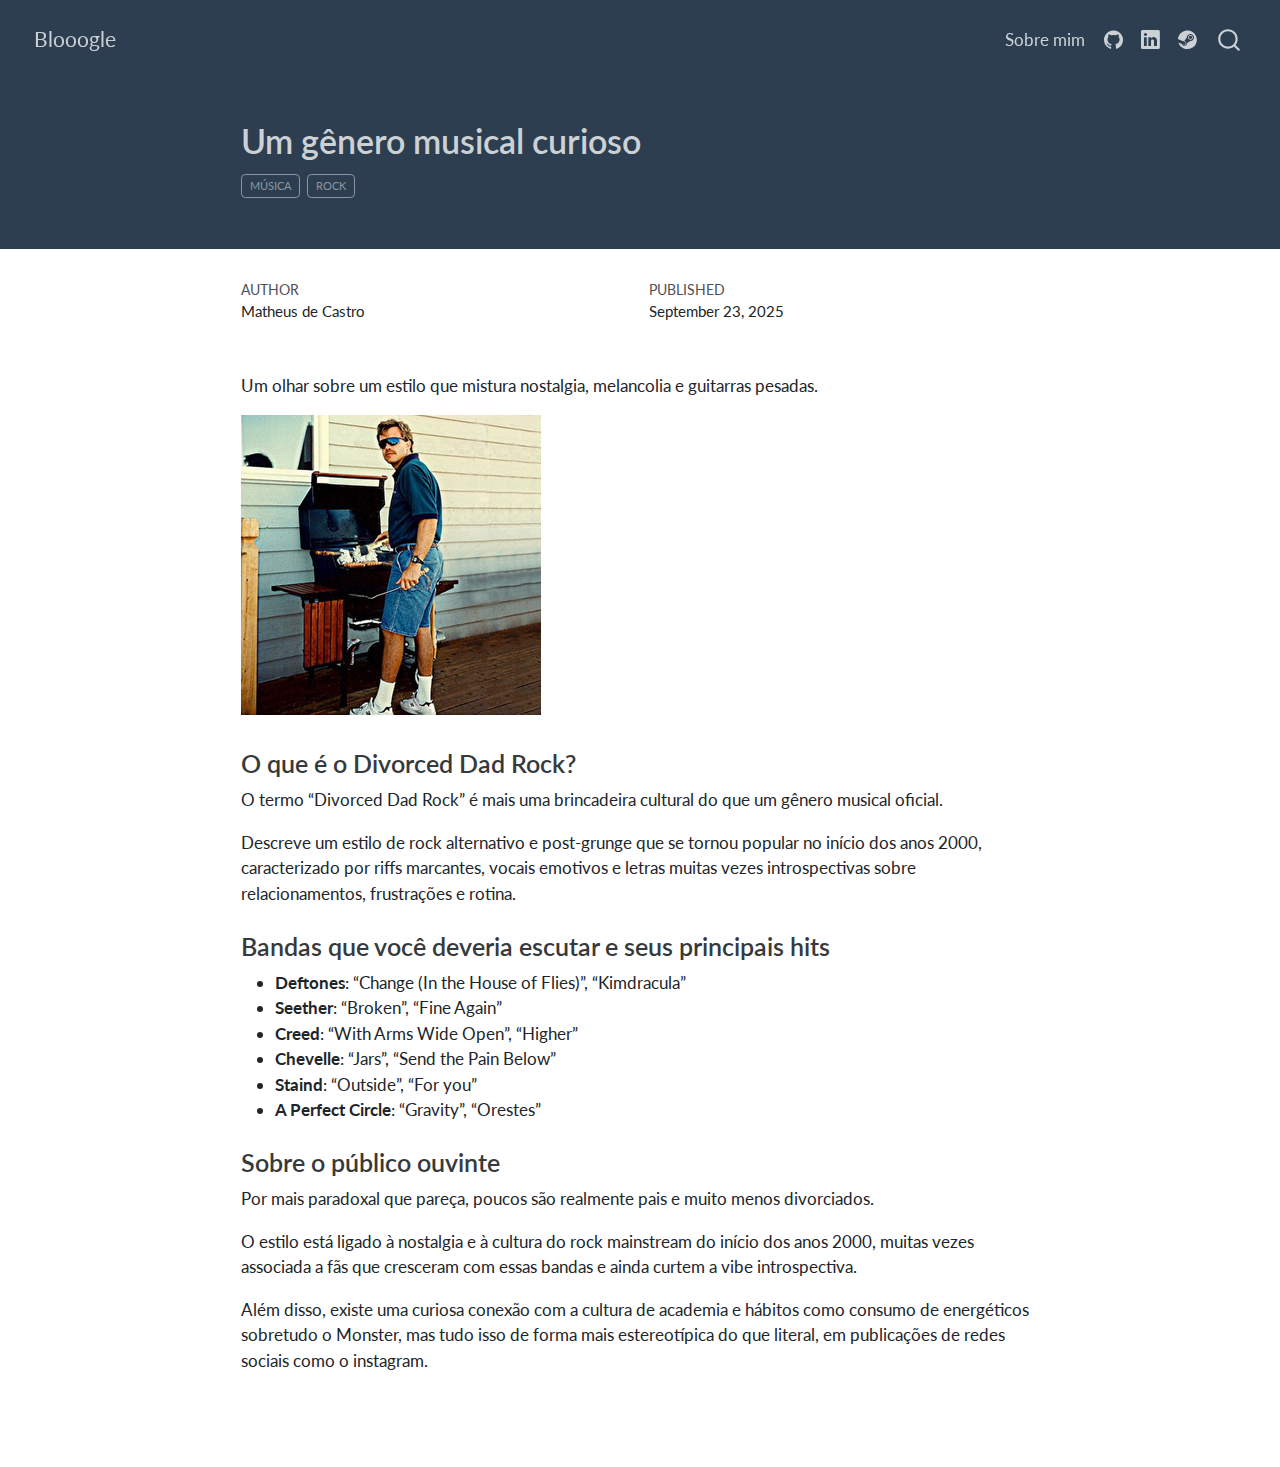
<file: posts/divorced_dad_core/index.html>
<!DOCTYPE html>
<html xmlns="http://www.w3.org/1999/xhtml" lang="en" xml:lang="en"><head>

<meta charset="utf-8">
<meta name="generator" content="quarto-1.8.24">

<meta name="viewport" content="width=device-width, initial-scale=1.0, user-scalable=yes">

<meta name="author" content="Matheus de Castro">
<meta name="dcterms.date" content="2025-09-23">

<title>Um gênero musical curioso – Blooogle</title>
<style>
code{white-space: pre-wrap;}
span.smallcaps{font-variant: small-caps;}
div.columns{display: flex; gap: min(4vw, 1.5em);}
div.column{flex: auto; overflow-x: auto;}
div.hanging-indent{margin-left: 1.5em; text-indent: -1.5em;}
ul.task-list{list-style: none;}
ul.task-list li input[type="checkbox"] {
  width: 0.8em;
  margin: 0 0.8em 0.2em -1em; /* quarto-specific, see https://github.com/quarto-dev/quarto-cli/issues/4556 */ 
  vertical-align: middle;
}
</style>


<script src="../../site_libs/quarto-nav/quarto-nav.js"></script>
<script src="../../site_libs/quarto-nav/headroom.min.js"></script>
<script src="../../site_libs/clipboard/clipboard.min.js"></script>
<script src="../../site_libs/quarto-search/autocomplete.umd.js"></script>
<script src="../../site_libs/quarto-search/fuse.min.js"></script>
<script src="../../site_libs/quarto-search/quarto-search.js"></script>
<meta name="quarto:offset" content="../../">
<script src="../../site_libs/quarto-html/quarto.js" type="module"></script>
<script src="../../site_libs/quarto-html/tabsets/tabsets.js" type="module"></script>
<script src="../../site_libs/quarto-html/axe/axe-check.js" type="module"></script>
<script src="../../site_libs/quarto-html/popper.min.js"></script>
<script src="../../site_libs/quarto-html/tippy.umd.min.js"></script>
<script src="../../site_libs/quarto-html/anchor.min.js"></script>
<link href="../../site_libs/quarto-html/tippy.css" rel="stylesheet">
<link href="../../site_libs/quarto-html/quarto-syntax-highlighting-dc55a5b9e770e841cd82e46aadbfb9b0.css" rel="stylesheet" id="quarto-text-highlighting-styles">
<script src="../../site_libs/bootstrap/bootstrap.min.js"></script>
<link href="../../site_libs/bootstrap/bootstrap-icons.css" rel="stylesheet">
<link href="../../site_libs/bootstrap/bootstrap-9397c2ea04a1eafdabaeed8ad5e84ad8.min.css" rel="stylesheet" append-hash="true" id="quarto-bootstrap" data-mode="light">
<script id="quarto-search-options" type="application/json">{
  "location": "navbar",
  "copy-button": false,
  "collapse-after": 3,
  "panel-placement": "end",
  "type": "overlay",
  "limit": 50,
  "keyboard-shortcut": [
    "f",
    "/",
    "s"
  ],
  "show-item-context": false,
  "language": {
    "search-no-results-text": "No results",
    "search-matching-documents-text": "matching documents",
    "search-copy-link-title": "Copy link to search",
    "search-hide-matches-text": "Hide additional matches",
    "search-more-match-text": "more match in this document",
    "search-more-matches-text": "more matches in this document",
    "search-clear-button-title": "Clear",
    "search-text-placeholder": "",
    "search-detached-cancel-button-title": "Cancel",
    "search-submit-button-title": "Submit",
    "search-label": "Search"
  }
}</script>


<link rel="stylesheet" href="../../styles.css">
</head>

<body class="nav-fixed fullcontent quarto-light">

<div id="quarto-search-results"></div>
  <header id="quarto-header" class="headroom fixed-top quarto-banner">
    <nav class="navbar navbar-expand-lg " data-bs-theme="dark">
      <div class="navbar-container container-fluid">
      <div class="navbar-brand-container mx-auto">
    <a href="../../index.html" class="navbar-brand navbar-brand-logo">
    </a>
    <a class="navbar-brand" href="../../index.html">
    <span class="navbar-title">Blooogle</span>
    </a>
  </div>
            <div id="quarto-search" class="" title="Search"></div>
          <button class="navbar-toggler" type="button" data-bs-toggle="collapse" data-bs-target="#navbarCollapse" aria-controls="navbarCollapse" role="menu" aria-expanded="false" aria-label="Toggle navigation" onclick="if (window.quartoToggleHeadroom) { window.quartoToggleHeadroom(); }">
  <span class="navbar-toggler-icon"></span>
</button>
          <div class="collapse navbar-collapse" id="navbarCollapse">
            <ul class="navbar-nav navbar-nav-scroll ms-auto">
  <li class="nav-item">
    <a class="nav-link" href="../../about.html"> 
<span class="menu-text">Sobre mim</span></a>
  </li>  
  <li class="nav-item compact">
    <a class="nav-link" href="https://github.com/matheuscasmd"> <i class="bi bi-github" role="img">
</i> 
<span class="menu-text"></span></a>
  </li>  
  <li class="nav-item compact">
    <a class="nav-link" href="https://www.linkedin.com/in/matheus-de-castro-5a6593268/"> <i class="bi bi-linkedin" role="img">
</i> 
<span class="menu-text"></span></a>
  </li>  
  <li class="nav-item compact">
    <a class="nav-link" href="https://steamcommunity.com/id/osprett/"> <i class="bi bi-steam" role="img">
</i> 
<span class="menu-text"></span></a>
  </li>  
</ul>
          </div> <!-- /navcollapse -->
            <div class="quarto-navbar-tools">
</div>
      </div> <!-- /container-fluid -->
    </nav>
</header>
<!-- content -->
<header id="title-block-header" class="quarto-title-block default page-columns page-full">
  <div class="quarto-title-banner page-columns page-full">
    <div class="quarto-title column-body">
      <h1 class="title">Um gênero musical curioso</h1>
                                <div class="quarto-categories">
                <div class="quarto-category">música</div>
                <div class="quarto-category">rock</div>
              </div>
                  </div>
  </div>
    
  
  <div class="quarto-title-meta">

      <div>
      <div class="quarto-title-meta-heading">Author</div>
      <div class="quarto-title-meta-contents">
               <p>Matheus de Castro </p>
            </div>
    </div>
      
      <div>
      <div class="quarto-title-meta-heading">Published</div>
      <div class="quarto-title-meta-contents">
        <p class="date">September 23, 2025</p>
      </div>
    </div>
    
      
    </div>
    
  
  </header><div id="quarto-content" class="quarto-container page-columns page-rows-contents page-layout-article page-navbar">
<!-- sidebar -->
<!-- margin-sidebar -->
    
<!-- main -->
<main class="content quarto-banner-title-block" id="quarto-document-content">





<p>Um olhar sobre um estilo que mistura nostalgia, melancolia e guitarras pesadas.</p>
<p><img src="thumbnail.png" class="img-fluid"></p>
<section id="o-que-é-o-divorced-dad-rock" class="level3">
<h3 class="anchored" data-anchor-id="o-que-é-o-divorced-dad-rock">O que é o Divorced Dad Rock?</h3>
<p>O termo “Divorced Dad Rock” é mais uma brincadeira cultural do que um gênero musical oficial.</p>
<p>Descreve um estilo de rock alternativo e post-grunge que se tornou popular no início dos anos 2000, caracterizado por riffs marcantes, vocais emotivos e letras muitas vezes introspectivas sobre relacionamentos, frustrações e rotina.</p>
</section>
<section id="bandas-que-você-deveria-escutar-e-seus-principais-hits" class="level3">
<h3 class="anchored" data-anchor-id="bandas-que-você-deveria-escutar-e-seus-principais-hits">Bandas que você deveria escutar e seus principais hits</h3>
<ul>
<li><strong>Deftones</strong>: “Change (In the House of Flies)”, “Kimdracula”<br>
</li>
<li><strong>Seether</strong>: “Broken”, “Fine Again”<br>
</li>
<li><strong>Creed</strong>: “With Arms Wide Open”, “Higher”<br>
</li>
<li><strong>Chevelle</strong>: “Jars”, “Send the Pain Below”<br>
</li>
<li><strong>Staind</strong>: “Outside”, “For you”<br>
</li>
<li><strong>A Perfect Circle</strong>: “Gravity”, “Orestes”</li>
</ul>
</section>
<section id="sobre-o-público-ouvinte" class="level3">
<h3 class="anchored" data-anchor-id="sobre-o-público-ouvinte">Sobre o público ouvinte</h3>
<p>Por mais paradoxal que pareça, poucos são realmente pais e muito menos divorciados.</p>
<p>O estilo está ligado à nostalgia e à cultura do rock mainstream do início dos anos 2000, muitas vezes associada a fãs que cresceram com essas bandas e ainda curtem a vibe introspectiva.</p>
<p>Além disso, existe uma curiosa conexão com a cultura de academia e hábitos como consumo de energéticos sobretudo o Monster, mas tudo isso de forma mais estereotípica do que literal, em publicações de redes sociais como o instagram.</p>


</section>

</main> <!-- /main -->
<script id="quarto-html-after-body" type="application/javascript">
  window.document.addEventListener("DOMContentLoaded", function (event) {
    const icon = "";
    const anchorJS = new window.AnchorJS();
    anchorJS.options = {
      placement: 'right',
      icon: icon
    };
    anchorJS.add('.anchored');
    const isCodeAnnotation = (el) => {
      for (const clz of el.classList) {
        if (clz.startsWith('code-annotation-')) {                     
          return true;
        }
      }
      return false;
    }
    const onCopySuccess = function(e) {
      // button target
      const button = e.trigger;
      // don't keep focus
      button.blur();
      // flash "checked"
      button.classList.add('code-copy-button-checked');
      var currentTitle = button.getAttribute("title");
      button.setAttribute("title", "Copied!");
      let tooltip;
      if (window.bootstrap) {
        button.setAttribute("data-bs-toggle", "tooltip");
        button.setAttribute("data-bs-placement", "left");
        button.setAttribute("data-bs-title", "Copied!");
        tooltip = new bootstrap.Tooltip(button, 
          { trigger: "manual", 
            customClass: "code-copy-button-tooltip",
            offset: [0, -8]});
        tooltip.show();    
      }
      setTimeout(function() {
        if (tooltip) {
          tooltip.hide();
          button.removeAttribute("data-bs-title");
          button.removeAttribute("data-bs-toggle");
          button.removeAttribute("data-bs-placement");
        }
        button.setAttribute("title", currentTitle);
        button.classList.remove('code-copy-button-checked');
      }, 1000);
      // clear code selection
      e.clearSelection();
    }
    const getTextToCopy = function(trigger) {
      const outerScaffold = trigger.parentElement.cloneNode(true);
      const codeEl = outerScaffold.querySelector('code');
      for (const childEl of codeEl.children) {
        if (isCodeAnnotation(childEl)) {
          childEl.remove();
        }
      }
      return codeEl.innerText;
    }
    const clipboard = new window.ClipboardJS('.code-copy-button:not([data-in-quarto-modal])', {
      text: getTextToCopy
    });
    clipboard.on('success', onCopySuccess);
    if (window.document.getElementById('quarto-embedded-source-code-modal')) {
      const clipboardModal = new window.ClipboardJS('.code-copy-button[data-in-quarto-modal]', {
        text: getTextToCopy,
        container: window.document.getElementById('quarto-embedded-source-code-modal')
      });
      clipboardModal.on('success', onCopySuccess);
    }
      var localhostRegex = new RegExp(/^(?:http|https):\/\/localhost\:?[0-9]*\//);
      var mailtoRegex = new RegExp(/^mailto:/);
        var filterRegex = new RegExp("https:\/\/matheuscasmd\.github\.io\/blog_pessoal\/");
      var isInternal = (href) => {
          return filterRegex.test(href) || localhostRegex.test(href) || mailtoRegex.test(href);
      }
      // Inspect non-navigation links and adorn them if external
     var links = window.document.querySelectorAll('a[href]:not(.nav-link):not(.navbar-brand):not(.toc-action):not(.sidebar-link):not(.sidebar-item-toggle):not(.pagination-link):not(.no-external):not([aria-hidden]):not(.dropdown-item):not(.quarto-navigation-tool):not(.about-link)');
      for (var i=0; i<links.length; i++) {
        const link = links[i];
        if (!isInternal(link.href)) {
          // undo the damage that might have been done by quarto-nav.js in the case of
          // links that we want to consider external
          if (link.dataset.originalHref !== undefined) {
            link.href = link.dataset.originalHref;
          }
        }
      }
    function tippyHover(el, contentFn, onTriggerFn, onUntriggerFn) {
      const config = {
        allowHTML: true,
        maxWidth: 500,
        delay: 100,
        arrow: false,
        appendTo: function(el) {
            return el.parentElement;
        },
        interactive: true,
        interactiveBorder: 10,
        theme: 'quarto',
        placement: 'bottom-start',
      };
      if (contentFn) {
        config.content = contentFn;
      }
      if (onTriggerFn) {
        config.onTrigger = onTriggerFn;
      }
      if (onUntriggerFn) {
        config.onUntrigger = onUntriggerFn;
      }
      window.tippy(el, config); 
    }
    const noterefs = window.document.querySelectorAll('a[role="doc-noteref"]');
    for (var i=0; i<noterefs.length; i++) {
      const ref = noterefs[i];
      tippyHover(ref, function() {
        // use id or data attribute instead here
        let href = ref.getAttribute('data-footnote-href') || ref.getAttribute('href');
        try { href = new URL(href).hash; } catch {}
        const id = href.replace(/^#\/?/, "");
        const note = window.document.getElementById(id);
        if (note) {
          return note.innerHTML;
        } else {
          return "";
        }
      });
    }
    const xrefs = window.document.querySelectorAll('a.quarto-xref');
    const processXRef = (id, note) => {
      // Strip column container classes
      const stripColumnClz = (el) => {
        el.classList.remove("page-full", "page-columns");
        if (el.children) {
          for (const child of el.children) {
            stripColumnClz(child);
          }
        }
      }
      stripColumnClz(note)
      if (id === null || id.startsWith('sec-')) {
        // Special case sections, only their first couple elements
        const container = document.createElement("div");
        if (note.children && note.children.length > 2) {
          container.appendChild(note.children[0].cloneNode(true));
          for (let i = 1; i < note.children.length; i++) {
            const child = note.children[i];
            if (child.tagName === "P" && child.innerText === "") {
              continue;
            } else {
              container.appendChild(child.cloneNode(true));
              break;
            }
          }
          if (window.Quarto?.typesetMath) {
            window.Quarto.typesetMath(container);
          }
          return container.innerHTML
        } else {
          if (window.Quarto?.typesetMath) {
            window.Quarto.typesetMath(note);
          }
          return note.innerHTML;
        }
      } else {
        // Remove any anchor links if they are present
        const anchorLink = note.querySelector('a.anchorjs-link');
        if (anchorLink) {
          anchorLink.remove();
        }
        if (window.Quarto?.typesetMath) {
          window.Quarto.typesetMath(note);
        }
        if (note.classList.contains("callout")) {
          return note.outerHTML;
        } else {
          return note.innerHTML;
        }
      }
    }
    for (var i=0; i<xrefs.length; i++) {
      const xref = xrefs[i];
      tippyHover(xref, undefined, function(instance) {
        instance.disable();
        let url = xref.getAttribute('href');
        let hash = undefined; 
        if (url.startsWith('#')) {
          hash = url;
        } else {
          try { hash = new URL(url).hash; } catch {}
        }
        if (hash) {
          const id = hash.replace(/^#\/?/, "");
          const note = window.document.getElementById(id);
          if (note !== null) {
            try {
              const html = processXRef(id, note.cloneNode(true));
              instance.setContent(html);
            } finally {
              instance.enable();
              instance.show();
            }
          } else {
            // See if we can fetch this
            fetch(url.split('#')[0])
            .then(res => res.text())
            .then(html => {
              const parser = new DOMParser();
              const htmlDoc = parser.parseFromString(html, "text/html");
              const note = htmlDoc.getElementById(id);
              if (note !== null) {
                const html = processXRef(id, note);
                instance.setContent(html);
              } 
            }).finally(() => {
              instance.enable();
              instance.show();
            });
          }
        } else {
          // See if we can fetch a full url (with no hash to target)
          // This is a special case and we should probably do some content thinning / targeting
          fetch(url)
          .then(res => res.text())
          .then(html => {
            const parser = new DOMParser();
            const htmlDoc = parser.parseFromString(html, "text/html");
            const note = htmlDoc.querySelector('main.content');
            if (note !== null) {
              // This should only happen for chapter cross references
              // (since there is no id in the URL)
              // remove the first header
              if (note.children.length > 0 && note.children[0].tagName === "HEADER") {
                note.children[0].remove();
              }
              const html = processXRef(null, note);
              instance.setContent(html);
            } 
          }).finally(() => {
            instance.enable();
            instance.show();
          });
        }
      }, function(instance) {
      });
    }
        let selectedAnnoteEl;
        const selectorForAnnotation = ( cell, annotation) => {
          let cellAttr = 'data-code-cell="' + cell + '"';
          let lineAttr = 'data-code-annotation="' +  annotation + '"';
          const selector = 'span[' + cellAttr + '][' + lineAttr + ']';
          return selector;
        }
        const selectCodeLines = (annoteEl) => {
          const doc = window.document;
          const targetCell = annoteEl.getAttribute("data-target-cell");
          const targetAnnotation = annoteEl.getAttribute("data-target-annotation");
          const annoteSpan = window.document.querySelector(selectorForAnnotation(targetCell, targetAnnotation));
          const lines = annoteSpan.getAttribute("data-code-lines").split(",");
          const lineIds = lines.map((line) => {
            return targetCell + "-" + line;
          })
          let top = null;
          let height = null;
          let parent = null;
          if (lineIds.length > 0) {
              //compute the position of the single el (top and bottom and make a div)
              const el = window.document.getElementById(lineIds[0]);
              top = el.offsetTop;
              height = el.offsetHeight;
              parent = el.parentElement.parentElement;
            if (lineIds.length > 1) {
              const lastEl = window.document.getElementById(lineIds[lineIds.length - 1]);
              const bottom = lastEl.offsetTop + lastEl.offsetHeight;
              height = bottom - top;
            }
            if (top !== null && height !== null && parent !== null) {
              // cook up a div (if necessary) and position it 
              let div = window.document.getElementById("code-annotation-line-highlight");
              if (div === null) {
                div = window.document.createElement("div");
                div.setAttribute("id", "code-annotation-line-highlight");
                div.style.position = 'absolute';
                parent.appendChild(div);
              }
              div.style.top = top - 2 + "px";
              div.style.height = height + 4 + "px";
              div.style.left = 0;
              let gutterDiv = window.document.getElementById("code-annotation-line-highlight-gutter");
              if (gutterDiv === null) {
                gutterDiv = window.document.createElement("div");
                gutterDiv.setAttribute("id", "code-annotation-line-highlight-gutter");
                gutterDiv.style.position = 'absolute';
                const codeCell = window.document.getElementById(targetCell);
                const gutter = codeCell.querySelector('.code-annotation-gutter');
                gutter.appendChild(gutterDiv);
              }
              gutterDiv.style.top = top - 2 + "px";
              gutterDiv.style.height = height + 4 + "px";
            }
            selectedAnnoteEl = annoteEl;
          }
        };
        const unselectCodeLines = () => {
          const elementsIds = ["code-annotation-line-highlight", "code-annotation-line-highlight-gutter"];
          elementsIds.forEach((elId) => {
            const div = window.document.getElementById(elId);
            if (div) {
              div.remove();
            }
          });
          selectedAnnoteEl = undefined;
        };
          // Handle positioning of the toggle
      window.addEventListener(
        "resize",
        throttle(() => {
          elRect = undefined;
          if (selectedAnnoteEl) {
            selectCodeLines(selectedAnnoteEl);
          }
        }, 10)
      );
      function throttle(fn, ms) {
      let throttle = false;
      let timer;
        return (...args) => {
          if(!throttle) { // first call gets through
              fn.apply(this, args);
              throttle = true;
          } else { // all the others get throttled
              if(timer) clearTimeout(timer); // cancel #2
              timer = setTimeout(() => {
                fn.apply(this, args);
                timer = throttle = false;
              }, ms);
          }
        };
      }
        // Attach click handler to the DT
        const annoteDls = window.document.querySelectorAll('dt[data-target-cell]');
        for (const annoteDlNode of annoteDls) {
          annoteDlNode.addEventListener('click', (event) => {
            const clickedEl = event.target;
            if (clickedEl !== selectedAnnoteEl) {
              unselectCodeLines();
              const activeEl = window.document.querySelector('dt[data-target-cell].code-annotation-active');
              if (activeEl) {
                activeEl.classList.remove('code-annotation-active');
              }
              selectCodeLines(clickedEl);
              clickedEl.classList.add('code-annotation-active');
            } else {
              // Unselect the line
              unselectCodeLines();
              clickedEl.classList.remove('code-annotation-active');
            }
          });
        }
    const findCites = (el) => {
      const parentEl = el.parentElement;
      if (parentEl) {
        const cites = parentEl.dataset.cites;
        if (cites) {
          return {
            el,
            cites: cites.split(' ')
          };
        } else {
          return findCites(el.parentElement)
        }
      } else {
        return undefined;
      }
    };
    var bibliorefs = window.document.querySelectorAll('a[role="doc-biblioref"]');
    for (var i=0; i<bibliorefs.length; i++) {
      const ref = bibliorefs[i];
      const citeInfo = findCites(ref);
      if (citeInfo) {
        tippyHover(citeInfo.el, function() {
          var popup = window.document.createElement('div');
          citeInfo.cites.forEach(function(cite) {
            var citeDiv = window.document.createElement('div');
            citeDiv.classList.add('hanging-indent');
            citeDiv.classList.add('csl-entry');
            var biblioDiv = window.document.getElementById('ref-' + cite);
            if (biblioDiv) {
              citeDiv.innerHTML = biblioDiv.innerHTML;
            }
            popup.appendChild(citeDiv);
          });
          return popup.innerHTML;
        });
      }
    }
  });
  </script>
</div> <!-- /content -->




</body></html>
</file>
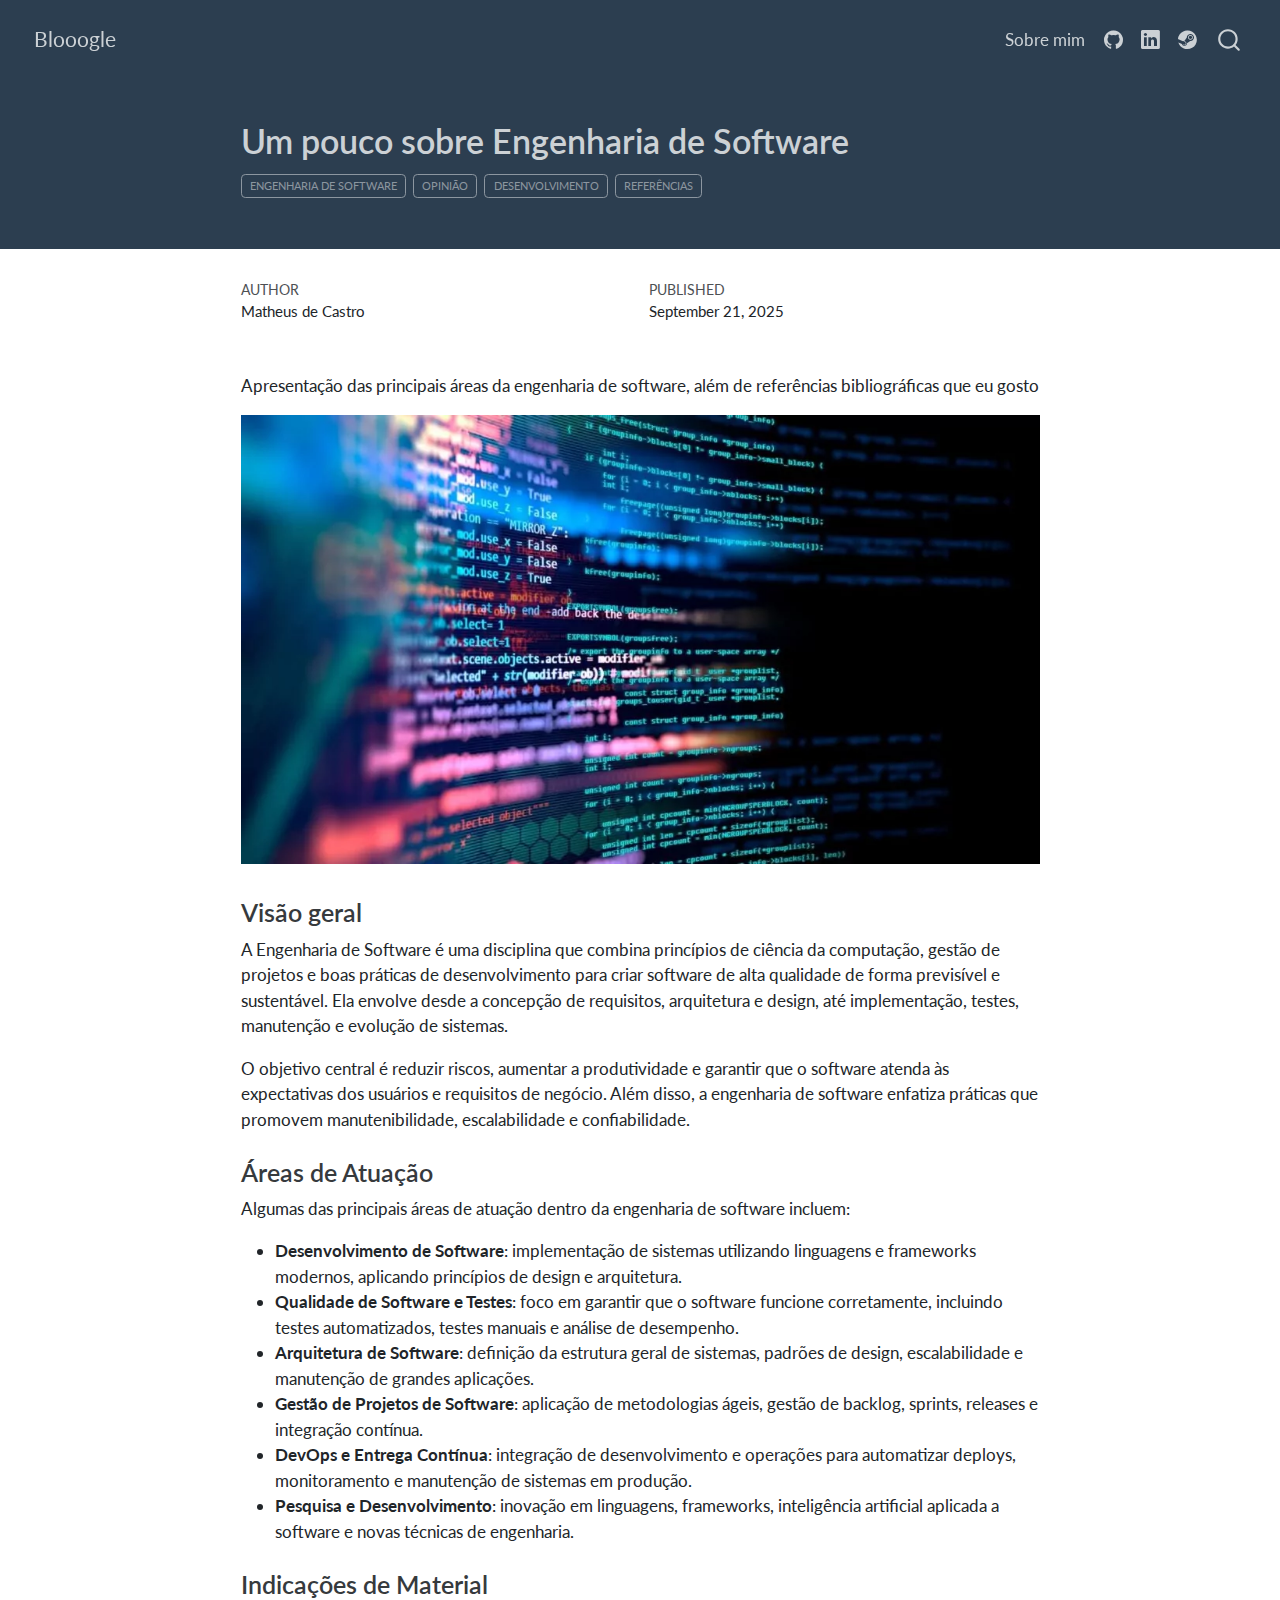
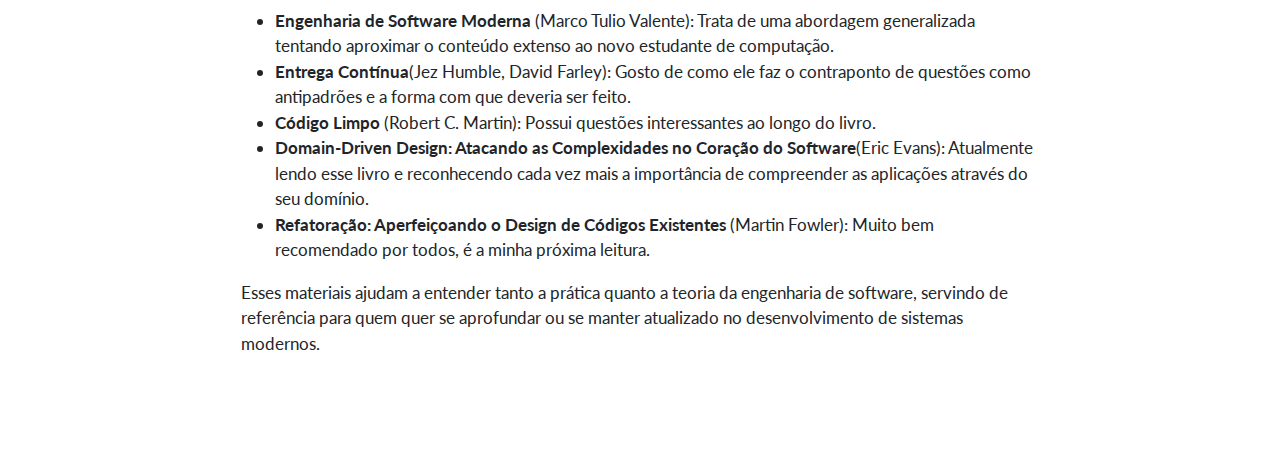
<file: posts/engenharia_software/index.html>
<!DOCTYPE html>
<html xmlns="http://www.w3.org/1999/xhtml" lang="en" xml:lang="en"><head>

<meta charset="utf-8">
<meta name="generator" content="quarto-1.8.24">

<meta name="viewport" content="width=device-width, initial-scale=1.0, user-scalable=yes">

<meta name="author" content="Matheus de Castro">
<meta name="dcterms.date" content="2025-09-21">

<title>Um pouco sobre Engenharia de Software – Blooogle</title>
<style>
code{white-space: pre-wrap;}
span.smallcaps{font-variant: small-caps;}
div.columns{display: flex; gap: min(4vw, 1.5em);}
div.column{flex: auto; overflow-x: auto;}
div.hanging-indent{margin-left: 1.5em; text-indent: -1.5em;}
ul.task-list{list-style: none;}
ul.task-list li input[type="checkbox"] {
  width: 0.8em;
  margin: 0 0.8em 0.2em -1em; /* quarto-specific, see https://github.com/quarto-dev/quarto-cli/issues/4556 */ 
  vertical-align: middle;
}
</style>


<script src="../../site_libs/quarto-nav/quarto-nav.js"></script>
<script src="../../site_libs/quarto-nav/headroom.min.js"></script>
<script src="../../site_libs/clipboard/clipboard.min.js"></script>
<script src="../../site_libs/quarto-search/autocomplete.umd.js"></script>
<script src="../../site_libs/quarto-search/fuse.min.js"></script>
<script src="../../site_libs/quarto-search/quarto-search.js"></script>
<meta name="quarto:offset" content="../../">
<script src="../../site_libs/quarto-html/quarto.js" type="module"></script>
<script src="../../site_libs/quarto-html/tabsets/tabsets.js" type="module"></script>
<script src="../../site_libs/quarto-html/axe/axe-check.js" type="module"></script>
<script src="../../site_libs/quarto-html/popper.min.js"></script>
<script src="../../site_libs/quarto-html/tippy.umd.min.js"></script>
<script src="../../site_libs/quarto-html/anchor.min.js"></script>
<link href="../../site_libs/quarto-html/tippy.css" rel="stylesheet">
<link href="../../site_libs/quarto-html/quarto-syntax-highlighting-dc55a5b9e770e841cd82e46aadbfb9b0.css" rel="stylesheet" id="quarto-text-highlighting-styles">
<script src="../../site_libs/bootstrap/bootstrap.min.js"></script>
<link href="../../site_libs/bootstrap/bootstrap-icons.css" rel="stylesheet">
<link href="../../site_libs/bootstrap/bootstrap-960d9d362f81d399278ec3e29b622b37.min.css" rel="stylesheet" append-hash="true" id="quarto-bootstrap" data-mode="light">
<script id="quarto-search-options" type="application/json">{
  "location": "navbar",
  "copy-button": false,
  "collapse-after": 3,
  "panel-placement": "end",
  "type": "overlay",
  "limit": 50,
  "keyboard-shortcut": [
    "f",
    "/",
    "s"
  ],
  "show-item-context": false,
  "language": {
    "search-no-results-text": "No results",
    "search-matching-documents-text": "matching documents",
    "search-copy-link-title": "Copy link to search",
    "search-hide-matches-text": "Hide additional matches",
    "search-more-match-text": "more match in this document",
    "search-more-matches-text": "more matches in this document",
    "search-clear-button-title": "Clear",
    "search-text-placeholder": "",
    "search-detached-cancel-button-title": "Cancel",
    "search-submit-button-title": "Submit",
    "search-label": "Search"
  }
}</script>


<link rel="stylesheet" href="../../styles.css">
</head>

<body class="nav-fixed fullcontent quarto-light">

<div id="quarto-search-results"></div>
  <header id="quarto-header" class="headroom fixed-top quarto-banner">
    <nav class="navbar navbar-expand-lg " data-bs-theme="dark">
      <div class="navbar-container container-fluid">
      <div class="navbar-brand-container mx-auto">
    <a href="../../index.html" class="navbar-brand navbar-brand-logo">
    </a>
    <a class="navbar-brand" href="../../index.html">
    <span class="navbar-title">Blooogle</span>
    </a>
  </div>
            <div id="quarto-search" class="" title="Search"></div>
          <button class="navbar-toggler" type="button" data-bs-toggle="collapse" data-bs-target="#navbarCollapse" aria-controls="navbarCollapse" role="menu" aria-expanded="false" aria-label="Toggle navigation" onclick="if (window.quartoToggleHeadroom) { window.quartoToggleHeadroom(); }">
  <span class="navbar-toggler-icon"></span>
</button>
          <div class="collapse navbar-collapse" id="navbarCollapse">
            <ul class="navbar-nav navbar-nav-scroll ms-auto">
  <li class="nav-item">
    <a class="nav-link" href="../../about.html"> 
<span class="menu-text">Sobre mim</span></a>
  </li>  
  <li class="nav-item compact">
    <a class="nav-link" href="https://github.com/matheuscasmd"> <i class="bi bi-github" role="img">
</i> 
<span class="menu-text"></span></a>
  </li>  
  <li class="nav-item compact">
    <a class="nav-link" href="https://www.linkedin.com/in/matheus-de-castro-5a6593268/"> <i class="bi bi-linkedin" role="img">
</i> 
<span class="menu-text"></span></a>
  </li>  
  <li class="nav-item compact">
    <a class="nav-link" href="https://steamcommunity.com/id/osprett/"> <i class="bi bi-steam" role="img">
</i> 
<span class="menu-text"></span></a>
  </li>  
</ul>
          </div> <!-- /navcollapse -->
            <div class="quarto-navbar-tools">
</div>
      </div> <!-- /container-fluid -->
    </nav>
</header>
<!-- content -->
<header id="title-block-header" class="quarto-title-block default page-columns page-full">
  <div class="quarto-title-banner page-columns page-full">
    <div class="quarto-title column-body">
      <h1 class="title">Um pouco sobre Engenharia de Software</h1>
                                <div class="quarto-categories">
                <div class="quarto-category">engenharia de software</div>
                <div class="quarto-category">opinião</div>
                <div class="quarto-category">desenvolvimento</div>
                <div class="quarto-category">referências</div>
              </div>
                  </div>
  </div>
    
  
  <div class="quarto-title-meta">

      <div>
      <div class="quarto-title-meta-heading">Author</div>
      <div class="quarto-title-meta-contents">
               <p>Matheus de Castro </p>
            </div>
    </div>
      
      <div>
      <div class="quarto-title-meta-heading">Published</div>
      <div class="quarto-title-meta-contents">
        <p class="date">September 21, 2025</p>
      </div>
    </div>
    
      
    </div>
    
  
  </header><div id="quarto-content" class="quarto-container page-columns page-rows-contents page-layout-article page-navbar">
<!-- sidebar -->
<!-- margin-sidebar -->
    
<!-- main -->
<main class="content quarto-banner-title-block" id="quarto-document-content">





<p>Apresentação das principais áreas da engenharia de software, além de referências bibliográficas que eu gosto</p>
<p><img src="thumbnail.png" class="img-fluid"></p>
<section id="visão-geral" class="level3">
<h3 class="anchored" data-anchor-id="visão-geral">Visão geral</h3>
<p>A Engenharia de Software é uma disciplina que combina princípios de ciência da computação, gestão de projetos e boas práticas de desenvolvimento para criar software de alta qualidade de forma previsível e sustentável. Ela envolve desde a concepção de requisitos, arquitetura e design, até implementação, testes, manutenção e evolução de sistemas.</p>
<p>O objetivo central é reduzir riscos, aumentar a produtividade e garantir que o software atenda às expectativas dos usuários e requisitos de negócio. Além disso, a engenharia de software enfatiza práticas que promovem manutenibilidade, escalabilidade e confiabilidade.</p>
</section>
<section id="áreas-de-atuação" class="level3">
<h3 class="anchored" data-anchor-id="áreas-de-atuação">Áreas de Atuação</h3>
<p>Algumas das principais áreas de atuação dentro da engenharia de software incluem:</p>
<ul>
<li><strong>Desenvolvimento de Software</strong>: implementação de sistemas utilizando linguagens e frameworks modernos, aplicando princípios de design e arquitetura.<br>
</li>
<li><strong>Qualidade de Software e Testes</strong>: foco em garantir que o software funcione corretamente, incluindo testes automatizados, testes manuais e análise de desempenho.<br>
</li>
<li><strong>Arquitetura de Software</strong>: definição da estrutura geral de sistemas, padrões de design, escalabilidade e manutenção de grandes aplicações.<br>
</li>
<li><strong>Gestão de Projetos de Software</strong>: aplicação de metodologias ágeis, gestão de backlog, sprints, releases e integração contínua.<br>
</li>
<li><strong>DevOps e Entrega Contínua</strong>: integração de desenvolvimento e operações para automatizar deploys, monitoramento e manutenção de sistemas em produção.<br>
</li>
<li><strong>Pesquisa e Desenvolvimento</strong>: inovação em linguagens, frameworks, inteligência artificial aplicada a software e novas técnicas de engenharia.</li>
</ul>
</section>
<section id="indicações-de-material" class="level3">
<h3 class="anchored" data-anchor-id="indicações-de-material">Indicações de Material</h3>
<ul>
<li><strong>Engenharia de Software Moderna</strong> (Marco Tulio Valente): Trata de uma abordagem generalizada tentando aproximar o conteúdo extenso ao novo estudante de computação.</li>
<li><strong>Entrega Contínua</strong>(Jez Humble, David Farley): Gosto de como ele faz o contraponto de questões como antipadrões e a forma com que deveria ser feito.</li>
<li><strong>Código Limpo</strong> (Robert C. Martin): Possui questões interessantes ao longo do livro.</li>
<li><strong>Domain-Driven Design: Atacando as Complexidades no Coração do Software</strong>(Eric Evans): Atualmente lendo esse livro e reconhecendo cada vez mais a importância de compreender as aplicações através do seu domínio.</li>
<li><strong>Refatoração: Aperfeiçoando o Design de Códigos Existentes</strong> (Martin Fowler): Muito bem recomendado por todos, é a minha próxima leitura.</li>
</ul>
<p>Esses materiais ajudam a entender tanto a prática quanto a teoria da engenharia de software, servindo de referência para quem quer se aprofundar ou se manter atualizado no desenvolvimento de sistemas modernos.</p>


</section>

</main> <!-- /main -->
<script id="quarto-html-after-body" type="application/javascript">
  window.document.addEventListener("DOMContentLoaded", function (event) {
    const icon = "";
    const anchorJS = new window.AnchorJS();
    anchorJS.options = {
      placement: 'right',
      icon: icon
    };
    anchorJS.add('.anchored');
    const isCodeAnnotation = (el) => {
      for (const clz of el.classList) {
        if (clz.startsWith('code-annotation-')) {                     
          return true;
        }
      }
      return false;
    }
    const onCopySuccess = function(e) {
      // button target
      const button = e.trigger;
      // don't keep focus
      button.blur();
      // flash "checked"
      button.classList.add('code-copy-button-checked');
      var currentTitle = button.getAttribute("title");
      button.setAttribute("title", "Copied!");
      let tooltip;
      if (window.bootstrap) {
        button.setAttribute("data-bs-toggle", "tooltip");
        button.setAttribute("data-bs-placement", "left");
        button.setAttribute("data-bs-title", "Copied!");
        tooltip = new bootstrap.Tooltip(button, 
          { trigger: "manual", 
            customClass: "code-copy-button-tooltip",
            offset: [0, -8]});
        tooltip.show();    
      }
      setTimeout(function() {
        if (tooltip) {
          tooltip.hide();
          button.removeAttribute("data-bs-title");
          button.removeAttribute("data-bs-toggle");
          button.removeAttribute("data-bs-placement");
        }
        button.setAttribute("title", currentTitle);
        button.classList.remove('code-copy-button-checked');
      }, 1000);
      // clear code selection
      e.clearSelection();
    }
    const getTextToCopy = function(trigger) {
      const outerScaffold = trigger.parentElement.cloneNode(true);
      const codeEl = outerScaffold.querySelector('code');
      for (const childEl of codeEl.children) {
        if (isCodeAnnotation(childEl)) {
          childEl.remove();
        }
      }
      return codeEl.innerText;
    }
    const clipboard = new window.ClipboardJS('.code-copy-button:not([data-in-quarto-modal])', {
      text: getTextToCopy
    });
    clipboard.on('success', onCopySuccess);
    if (window.document.getElementById('quarto-embedded-source-code-modal')) {
      const clipboardModal = new window.ClipboardJS('.code-copy-button[data-in-quarto-modal]', {
        text: getTextToCopy,
        container: window.document.getElementById('quarto-embedded-source-code-modal')
      });
      clipboardModal.on('success', onCopySuccess);
    }
      var localhostRegex = new RegExp(/^(?:http|https):\/\/localhost\:?[0-9]*\//);
      var mailtoRegex = new RegExp(/^mailto:/);
        var filterRegex = new RegExp("https:\/\/matheuscasmd\.github\.io\/blog_pessoal\/");
      var isInternal = (href) => {
          return filterRegex.test(href) || localhostRegex.test(href) || mailtoRegex.test(href);
      }
      // Inspect non-navigation links and adorn them if external
     var links = window.document.querySelectorAll('a[href]:not(.nav-link):not(.navbar-brand):not(.toc-action):not(.sidebar-link):not(.sidebar-item-toggle):not(.pagination-link):not(.no-external):not([aria-hidden]):not(.dropdown-item):not(.quarto-navigation-tool):not(.about-link)');
      for (var i=0; i<links.length; i++) {
        const link = links[i];
        if (!isInternal(link.href)) {
          // undo the damage that might have been done by quarto-nav.js in the case of
          // links that we want to consider external
          if (link.dataset.originalHref !== undefined) {
            link.href = link.dataset.originalHref;
          }
        }
      }
    function tippyHover(el, contentFn, onTriggerFn, onUntriggerFn) {
      const config = {
        allowHTML: true,
        maxWidth: 500,
        delay: 100,
        arrow: false,
        appendTo: function(el) {
            return el.parentElement;
        },
        interactive: true,
        interactiveBorder: 10,
        theme: 'quarto',
        placement: 'bottom-start',
      };
      if (contentFn) {
        config.content = contentFn;
      }
      if (onTriggerFn) {
        config.onTrigger = onTriggerFn;
      }
      if (onUntriggerFn) {
        config.onUntrigger = onUntriggerFn;
      }
      window.tippy(el, config); 
    }
    const noterefs = window.document.querySelectorAll('a[role="doc-noteref"]');
    for (var i=0; i<noterefs.length; i++) {
      const ref = noterefs[i];
      tippyHover(ref, function() {
        // use id or data attribute instead here
        let href = ref.getAttribute('data-footnote-href') || ref.getAttribute('href');
        try { href = new URL(href).hash; } catch {}
        const id = href.replace(/^#\/?/, "");
        const note = window.document.getElementById(id);
        if (note) {
          return note.innerHTML;
        } else {
          return "";
        }
      });
    }
    const xrefs = window.document.querySelectorAll('a.quarto-xref');
    const processXRef = (id, note) => {
      // Strip column container classes
      const stripColumnClz = (el) => {
        el.classList.remove("page-full", "page-columns");
        if (el.children) {
          for (const child of el.children) {
            stripColumnClz(child);
          }
        }
      }
      stripColumnClz(note)
      if (id === null || id.startsWith('sec-')) {
        // Special case sections, only their first couple elements
        const container = document.createElement("div");
        if (note.children && note.children.length > 2) {
          container.appendChild(note.children[0].cloneNode(true));
          for (let i = 1; i < note.children.length; i++) {
            const child = note.children[i];
            if (child.tagName === "P" && child.innerText === "") {
              continue;
            } else {
              container.appendChild(child.cloneNode(true));
              break;
            }
          }
          if (window.Quarto?.typesetMath) {
            window.Quarto.typesetMath(container);
          }
          return container.innerHTML
        } else {
          if (window.Quarto?.typesetMath) {
            window.Quarto.typesetMath(note);
          }
          return note.innerHTML;
        }
      } else {
        // Remove any anchor links if they are present
        const anchorLink = note.querySelector('a.anchorjs-link');
        if (anchorLink) {
          anchorLink.remove();
        }
        if (window.Quarto?.typesetMath) {
          window.Quarto.typesetMath(note);
        }
        if (note.classList.contains("callout")) {
          return note.outerHTML;
        } else {
          return note.innerHTML;
        }
      }
    }
    for (var i=0; i<xrefs.length; i++) {
      const xref = xrefs[i];
      tippyHover(xref, undefined, function(instance) {
        instance.disable();
        let url = xref.getAttribute('href');
        let hash = undefined; 
        if (url.startsWith('#')) {
          hash = url;
        } else {
          try { hash = new URL(url).hash; } catch {}
        }
        if (hash) {
          const id = hash.replace(/^#\/?/, "");
          const note = window.document.getElementById(id);
          if (note !== null) {
            try {
              const html = processXRef(id, note.cloneNode(true));
              instance.setContent(html);
            } finally {
              instance.enable();
              instance.show();
            }
          } else {
            // See if we can fetch this
            fetch(url.split('#')[0])
            .then(res => res.text())
            .then(html => {
              const parser = new DOMParser();
              const htmlDoc = parser.parseFromString(html, "text/html");
              const note = htmlDoc.getElementById(id);
              if (note !== null) {
                const html = processXRef(id, note);
                instance.setContent(html);
              } 
            }).finally(() => {
              instance.enable();
              instance.show();
            });
          }
        } else {
          // See if we can fetch a full url (with no hash to target)
          // This is a special case and we should probably do some content thinning / targeting
          fetch(url)
          .then(res => res.text())
          .then(html => {
            const parser = new DOMParser();
            const htmlDoc = parser.parseFromString(html, "text/html");
            const note = htmlDoc.querySelector('main.content');
            if (note !== null) {
              // This should only happen for chapter cross references
              // (since there is no id in the URL)
              // remove the first header
              if (note.children.length > 0 && note.children[0].tagName === "HEADER") {
                note.children[0].remove();
              }
              const html = processXRef(null, note);
              instance.setContent(html);
            } 
          }).finally(() => {
            instance.enable();
            instance.show();
          });
        }
      }, function(instance) {
      });
    }
        let selectedAnnoteEl;
        const selectorForAnnotation = ( cell, annotation) => {
          let cellAttr = 'data-code-cell="' + cell + '"';
          let lineAttr = 'data-code-annotation="' +  annotation + '"';
          const selector = 'span[' + cellAttr + '][' + lineAttr + ']';
          return selector;
        }
        const selectCodeLines = (annoteEl) => {
          const doc = window.document;
          const targetCell = annoteEl.getAttribute("data-target-cell");
          const targetAnnotation = annoteEl.getAttribute("data-target-annotation");
          const annoteSpan = window.document.querySelector(selectorForAnnotation(targetCell, targetAnnotation));
          const lines = annoteSpan.getAttribute("data-code-lines").split(",");
          const lineIds = lines.map((line) => {
            return targetCell + "-" + line;
          })
          let top = null;
          let height = null;
          let parent = null;
          if (lineIds.length > 0) {
              //compute the position of the single el (top and bottom and make a div)
              const el = window.document.getElementById(lineIds[0]);
              top = el.offsetTop;
              height = el.offsetHeight;
              parent = el.parentElement.parentElement;
            if (lineIds.length > 1) {
              const lastEl = window.document.getElementById(lineIds[lineIds.length - 1]);
              const bottom = lastEl.offsetTop + lastEl.offsetHeight;
              height = bottom - top;
            }
            if (top !== null && height !== null && parent !== null) {
              // cook up a div (if necessary) and position it 
              let div = window.document.getElementById("code-annotation-line-highlight");
              if (div === null) {
                div = window.document.createElement("div");
                div.setAttribute("id", "code-annotation-line-highlight");
                div.style.position = 'absolute';
                parent.appendChild(div);
              }
              div.style.top = top - 2 + "px";
              div.style.height = height + 4 + "px";
              div.style.left = 0;
              let gutterDiv = window.document.getElementById("code-annotation-line-highlight-gutter");
              if (gutterDiv === null) {
                gutterDiv = window.document.createElement("div");
                gutterDiv.setAttribute("id", "code-annotation-line-highlight-gutter");
                gutterDiv.style.position = 'absolute';
                const codeCell = window.document.getElementById(targetCell);
                const gutter = codeCell.querySelector('.code-annotation-gutter');
                gutter.appendChild(gutterDiv);
              }
              gutterDiv.style.top = top - 2 + "px";
              gutterDiv.style.height = height + 4 + "px";
            }
            selectedAnnoteEl = annoteEl;
          }
        };
        const unselectCodeLines = () => {
          const elementsIds = ["code-annotation-line-highlight", "code-annotation-line-highlight-gutter"];
          elementsIds.forEach((elId) => {
            const div = window.document.getElementById(elId);
            if (div) {
              div.remove();
            }
          });
          selectedAnnoteEl = undefined;
        };
          // Handle positioning of the toggle
      window.addEventListener(
        "resize",
        throttle(() => {
          elRect = undefined;
          if (selectedAnnoteEl) {
            selectCodeLines(selectedAnnoteEl);
          }
        }, 10)
      );
      function throttle(fn, ms) {
      let throttle = false;
      let timer;
        return (...args) => {
          if(!throttle) { // first call gets through
              fn.apply(this, args);
              throttle = true;
          } else { // all the others get throttled
              if(timer) clearTimeout(timer); // cancel #2
              timer = setTimeout(() => {
                fn.apply(this, args);
                timer = throttle = false;
              }, ms);
          }
        };
      }
        // Attach click handler to the DT
        const annoteDls = window.document.querySelectorAll('dt[data-target-cell]');
        for (const annoteDlNode of annoteDls) {
          annoteDlNode.addEventListener('click', (event) => {
            const clickedEl = event.target;
            if (clickedEl !== selectedAnnoteEl) {
              unselectCodeLines();
              const activeEl = window.document.querySelector('dt[data-target-cell].code-annotation-active');
              if (activeEl) {
                activeEl.classList.remove('code-annotation-active');
              }
              selectCodeLines(clickedEl);
              clickedEl.classList.add('code-annotation-active');
            } else {
              // Unselect the line
              unselectCodeLines();
              clickedEl.classList.remove('code-annotation-active');
            }
          });
        }
    const findCites = (el) => {
      const parentEl = el.parentElement;
      if (parentEl) {
        const cites = parentEl.dataset.cites;
        if (cites) {
          return {
            el,
            cites: cites.split(' ')
          };
        } else {
          return findCites(el.parentElement)
        }
      } else {
        return undefined;
      }
    };
    var bibliorefs = window.document.querySelectorAll('a[role="doc-biblioref"]');
    for (var i=0; i<bibliorefs.length; i++) {
      const ref = bibliorefs[i];
      const citeInfo = findCites(ref);
      if (citeInfo) {
        tippyHover(citeInfo.el, function() {
          var popup = window.document.createElement('div');
          citeInfo.cites.forEach(function(cite) {
            var citeDiv = window.document.createElement('div');
            citeDiv.classList.add('hanging-indent');
            citeDiv.classList.add('csl-entry');
            var biblioDiv = window.document.getElementById('ref-' + cite);
            if (biblioDiv) {
              citeDiv.innerHTML = biblioDiv.innerHTML;
            }
            popup.appendChild(citeDiv);
          });
          return popup.innerHTML;
        });
      }
    }
  });
  </script>
</div> <!-- /content -->




</body></html>
</file>
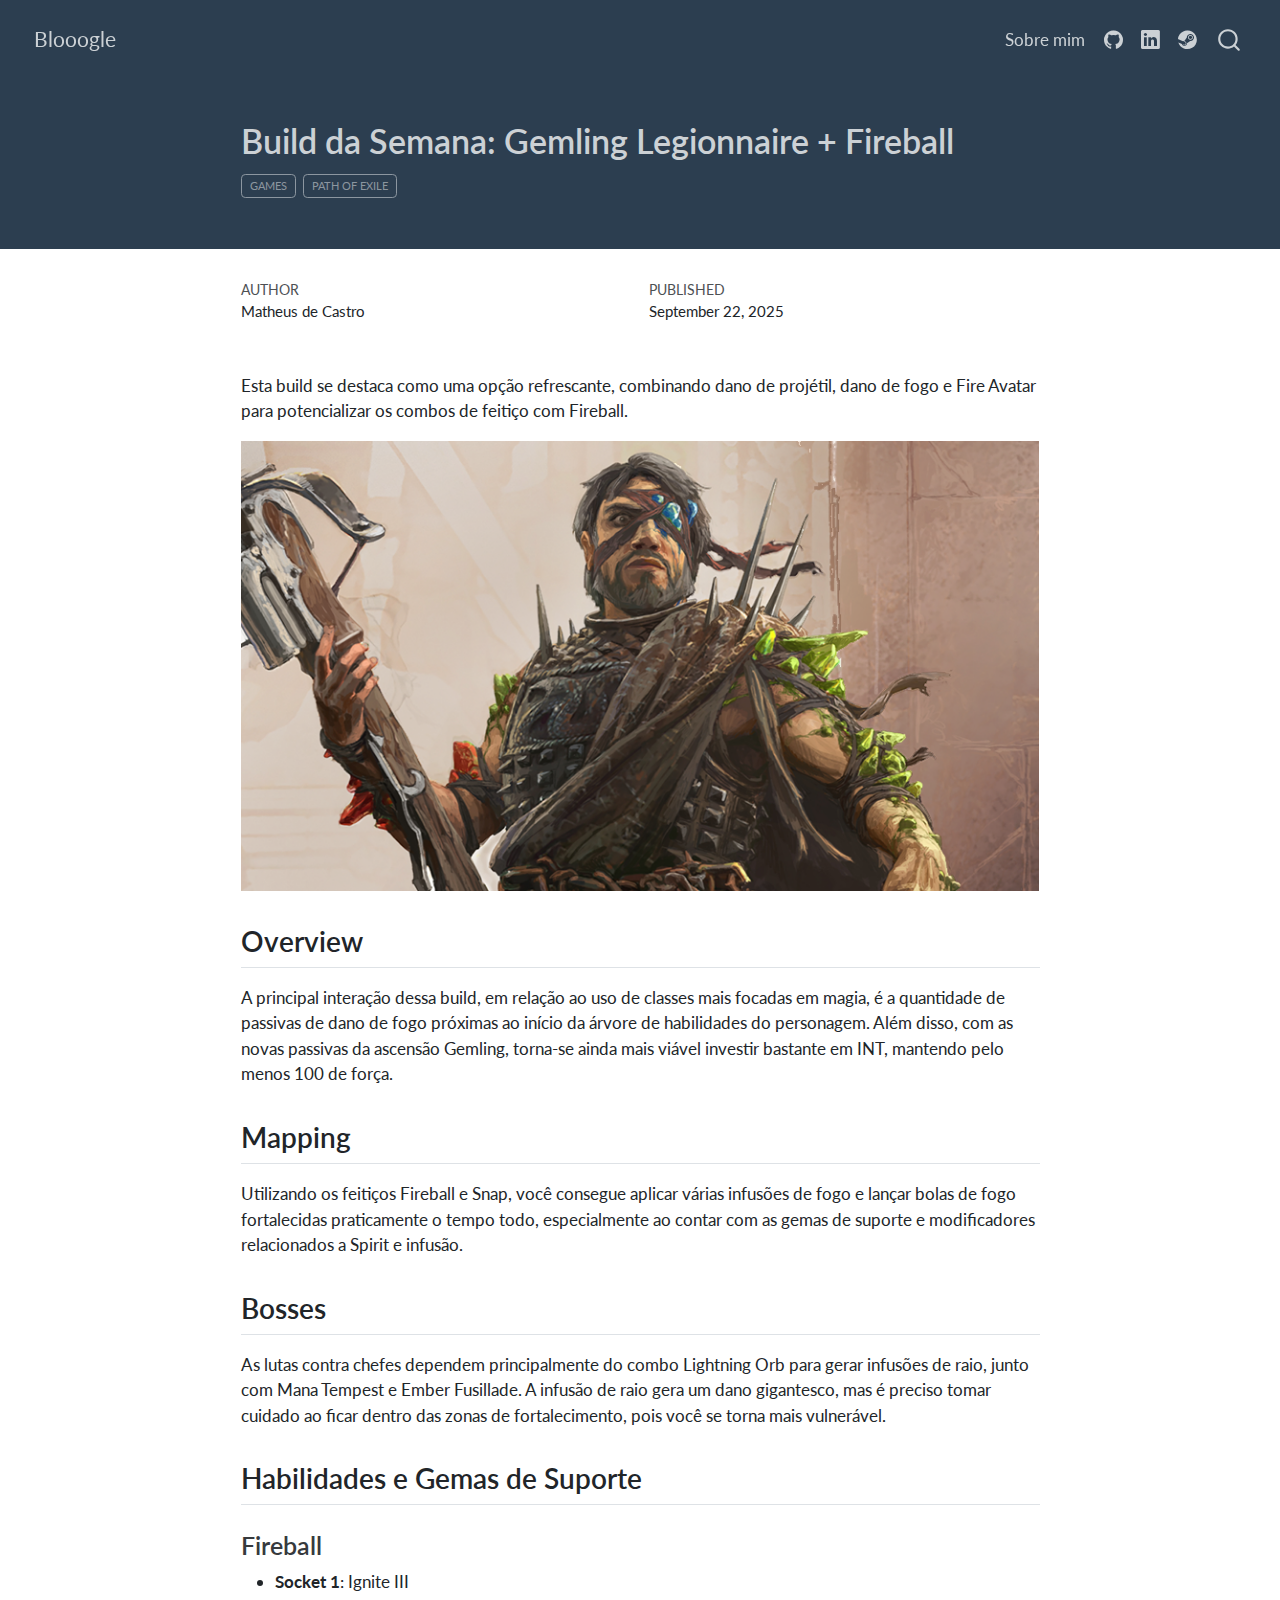
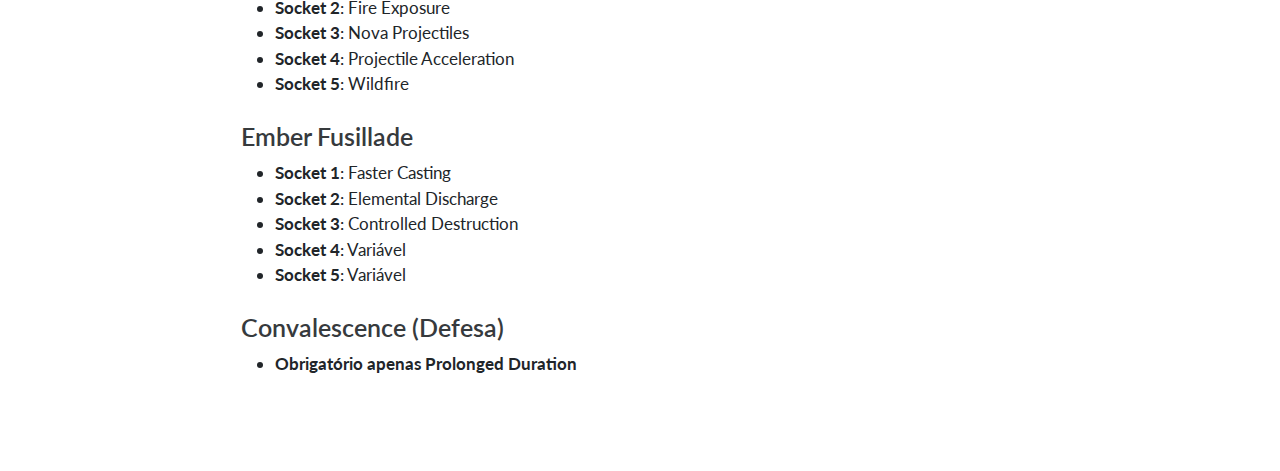
<file: posts/poebuild/index.html>
<!DOCTYPE html>
<html xmlns="http://www.w3.org/1999/xhtml" lang="en" xml:lang="en"><head>

<meta charset="utf-8">
<meta name="generator" content="quarto-1.8.24">

<meta name="viewport" content="width=device-width, initial-scale=1.0, user-scalable=yes">

<meta name="author" content="Matheus de Castro">
<meta name="dcterms.date" content="2025-09-22">

<title>Build da Semana: Gemling Legionnaire + Fireball – Blooogle</title>
<style>
code{white-space: pre-wrap;}
span.smallcaps{font-variant: small-caps;}
div.columns{display: flex; gap: min(4vw, 1.5em);}
div.column{flex: auto; overflow-x: auto;}
div.hanging-indent{margin-left: 1.5em; text-indent: -1.5em;}
ul.task-list{list-style: none;}
ul.task-list li input[type="checkbox"] {
  width: 0.8em;
  margin: 0 0.8em 0.2em -1em; /* quarto-specific, see https://github.com/quarto-dev/quarto-cli/issues/4556 */ 
  vertical-align: middle;
}
</style>


<script src="../../site_libs/quarto-nav/quarto-nav.js"></script>
<script src="../../site_libs/quarto-nav/headroom.min.js"></script>
<script src="../../site_libs/clipboard/clipboard.min.js"></script>
<script src="../../site_libs/quarto-search/autocomplete.umd.js"></script>
<script src="../../site_libs/quarto-search/fuse.min.js"></script>
<script src="../../site_libs/quarto-search/quarto-search.js"></script>
<meta name="quarto:offset" content="../../">
<script src="../../site_libs/quarto-html/quarto.js" type="module"></script>
<script src="../../site_libs/quarto-html/tabsets/tabsets.js" type="module"></script>
<script src="../../site_libs/quarto-html/axe/axe-check.js" type="module"></script>
<script src="../../site_libs/quarto-html/popper.min.js"></script>
<script src="../../site_libs/quarto-html/tippy.umd.min.js"></script>
<script src="../../site_libs/quarto-html/anchor.min.js"></script>
<link href="../../site_libs/quarto-html/tippy.css" rel="stylesheet">
<link href="../../site_libs/quarto-html/quarto-syntax-highlighting-dc55a5b9e770e841cd82e46aadbfb9b0.css" rel="stylesheet" id="quarto-text-highlighting-styles">
<script src="../../site_libs/bootstrap/bootstrap.min.js"></script>
<link href="../../site_libs/bootstrap/bootstrap-icons.css" rel="stylesheet">
<link href="../../site_libs/bootstrap/bootstrap-960d9d362f81d399278ec3e29b622b37.min.css" rel="stylesheet" append-hash="true" id="quarto-bootstrap" data-mode="light">
<script id="quarto-search-options" type="application/json">{
  "location": "navbar",
  "copy-button": false,
  "collapse-after": 3,
  "panel-placement": "end",
  "type": "overlay",
  "limit": 50,
  "keyboard-shortcut": [
    "f",
    "/",
    "s"
  ],
  "show-item-context": false,
  "language": {
    "search-no-results-text": "No results",
    "search-matching-documents-text": "matching documents",
    "search-copy-link-title": "Copy link to search",
    "search-hide-matches-text": "Hide additional matches",
    "search-more-match-text": "more match in this document",
    "search-more-matches-text": "more matches in this document",
    "search-clear-button-title": "Clear",
    "search-text-placeholder": "",
    "search-detached-cancel-button-title": "Cancel",
    "search-submit-button-title": "Submit",
    "search-label": "Search"
  }
}</script>


<link rel="stylesheet" href="../../styles.css">
</head>

<body class="nav-fixed fullcontent quarto-light">

<div id="quarto-search-results"></div>
  <header id="quarto-header" class="headroom fixed-top quarto-banner">
    <nav class="navbar navbar-expand-lg " data-bs-theme="dark">
      <div class="navbar-container container-fluid">
      <div class="navbar-brand-container mx-auto">
    <a href="../../index.html" class="navbar-brand navbar-brand-logo">
    </a>
    <a class="navbar-brand" href="../../index.html">
    <span class="navbar-title">Blooogle</span>
    </a>
  </div>
            <div id="quarto-search" class="" title="Search"></div>
          <button class="navbar-toggler" type="button" data-bs-toggle="collapse" data-bs-target="#navbarCollapse" aria-controls="navbarCollapse" role="menu" aria-expanded="false" aria-label="Toggle navigation" onclick="if (window.quartoToggleHeadroom) { window.quartoToggleHeadroom(); }">
  <span class="navbar-toggler-icon"></span>
</button>
          <div class="collapse navbar-collapse" id="navbarCollapse">
            <ul class="navbar-nav navbar-nav-scroll ms-auto">
  <li class="nav-item">
    <a class="nav-link" href="../../about.html"> 
<span class="menu-text">Sobre mim</span></a>
  </li>  
  <li class="nav-item compact">
    <a class="nav-link" href="https://github.com/matheuscasmd"> <i class="bi bi-github" role="img">
</i> 
<span class="menu-text"></span></a>
  </li>  
  <li class="nav-item compact">
    <a class="nav-link" href="https://www.linkedin.com/in/matheus-de-castro-5a6593268/"> <i class="bi bi-linkedin" role="img">
</i> 
<span class="menu-text"></span></a>
  </li>  
  <li class="nav-item compact">
    <a class="nav-link" href="https://steamcommunity.com/id/osprett/"> <i class="bi bi-steam" role="img">
</i> 
<span class="menu-text"></span></a>
  </li>  
</ul>
          </div> <!-- /navcollapse -->
            <div class="quarto-navbar-tools">
</div>
      </div> <!-- /container-fluid -->
    </nav>
</header>
<!-- content -->
<header id="title-block-header" class="quarto-title-block default page-columns page-full">
  <div class="quarto-title-banner page-columns page-full">
    <div class="quarto-title column-body">
      <h1 class="title">Build da Semana: Gemling Legionnaire + Fireball</h1>
                                <div class="quarto-categories">
                <div class="quarto-category">games</div>
                <div class="quarto-category">path of exile</div>
              </div>
                  </div>
  </div>
    
  
  <div class="quarto-title-meta">

      <div>
      <div class="quarto-title-meta-heading">Author</div>
      <div class="quarto-title-meta-contents">
               <p>Matheus de Castro </p>
            </div>
    </div>
      
      <div>
      <div class="quarto-title-meta-heading">Published</div>
      <div class="quarto-title-meta-contents">
        <p class="date">September 22, 2025</p>
      </div>
    </div>
    
      
    </div>
    
  
  </header><div id="quarto-content" class="quarto-container page-columns page-rows-contents page-layout-article page-navbar">
<!-- sidebar -->
<!-- margin-sidebar -->
    
<!-- main -->
<main class="content quarto-banner-title-block" id="quarto-document-content">





<p>Esta build se destaca como uma opção refrescante, combinando dano de projétil, dano de fogo e Fire Avatar para potencializar os combos de feitiço com Fireball.</p>
<p><img src="thumbnail.png" class="img-fluid"></p>
<section id="overview" class="level2">
<h2 class="anchored" data-anchor-id="overview">Overview</h2>
<p>A principal interação dessa build, em relação ao uso de classes mais focadas em magia, é a quantidade de passivas de dano de fogo próximas ao início da árvore de habilidades do personagem. Além disso, com as novas passivas da ascensão Gemling, torna-se ainda mais viável investir bastante em INT, mantendo pelo menos 100 de força.</p>
</section>
<section id="mapping" class="level2">
<h2 class="anchored" data-anchor-id="mapping">Mapping</h2>
<p>Utilizando os feitiços Fireball e Snap, você consegue aplicar várias infusões de fogo e lançar bolas de fogo fortalecidas praticamente o tempo todo, especialmente ao contar com as gemas de suporte e modificadores relacionados a Spirit e infusão.</p>
</section>
<section id="bosses" class="level2">
<h2 class="anchored" data-anchor-id="bosses">Bosses</h2>
<p>As lutas contra chefes dependem principalmente do combo Lightning Orb para gerar infusões de raio, junto com Mana Tempest e Ember Fusillade. A infusão de raio gera um dano gigantesco, mas é preciso tomar cuidado ao ficar dentro das zonas de fortalecimento, pois você se torna mais vulnerável.</p>
</section>
<section id="habilidades-e-gemas-de-suporte" class="level2">
<h2 class="anchored" data-anchor-id="habilidades-e-gemas-de-suporte">Habilidades e Gemas de Suporte</h2>
<section id="fireball" class="level3">
<h3 class="anchored" data-anchor-id="fireball">Fireball</h3>
<ul>
<li><strong>Socket 1</strong>: Ignite III</li>
<li><strong>Socket 2</strong>: Fire Exposure</li>
<li><strong>Socket 3</strong>: Nova Projectiles</li>
<li><strong>Socket 4</strong>: Projectile Acceleration</li>
<li><strong>Socket 5</strong>: Wildfire</li>
</ul>
</section>
<section id="ember-fusillade" class="level3">
<h3 class="anchored" data-anchor-id="ember-fusillade">Ember Fusillade</h3>
<ul>
<li><strong>Socket 1</strong>: Faster Casting</li>
<li><strong>Socket 2</strong>: Elemental Discharge</li>
<li><strong>Socket 3</strong>: Controlled Destruction</li>
<li><strong>Socket 4</strong>: Variável</li>
<li><strong>Socket 5</strong>: Variável</li>
</ul>
</section>
<section id="convalescence-defesa" class="level3">
<h3 class="anchored" data-anchor-id="convalescence-defesa">Convalescence (Defesa)</h3>
<ul>
<li><strong>Obrigatório apenas Prolonged Duration</strong></li>
</ul>


</section>
</section>

</main> <!-- /main -->
<script id="quarto-html-after-body" type="application/javascript">
  window.document.addEventListener("DOMContentLoaded", function (event) {
    const icon = "";
    const anchorJS = new window.AnchorJS();
    anchorJS.options = {
      placement: 'right',
      icon: icon
    };
    anchorJS.add('.anchored');
    const isCodeAnnotation = (el) => {
      for (const clz of el.classList) {
        if (clz.startsWith('code-annotation-')) {                     
          return true;
        }
      }
      return false;
    }
    const onCopySuccess = function(e) {
      // button target
      const button = e.trigger;
      // don't keep focus
      button.blur();
      // flash "checked"
      button.classList.add('code-copy-button-checked');
      var currentTitle = button.getAttribute("title");
      button.setAttribute("title", "Copied!");
      let tooltip;
      if (window.bootstrap) {
        button.setAttribute("data-bs-toggle", "tooltip");
        button.setAttribute("data-bs-placement", "left");
        button.setAttribute("data-bs-title", "Copied!");
        tooltip = new bootstrap.Tooltip(button, 
          { trigger: "manual", 
            customClass: "code-copy-button-tooltip",
            offset: [0, -8]});
        tooltip.show();    
      }
      setTimeout(function() {
        if (tooltip) {
          tooltip.hide();
          button.removeAttribute("data-bs-title");
          button.removeAttribute("data-bs-toggle");
          button.removeAttribute("data-bs-placement");
        }
        button.setAttribute("title", currentTitle);
        button.classList.remove('code-copy-button-checked');
      }, 1000);
      // clear code selection
      e.clearSelection();
    }
    const getTextToCopy = function(trigger) {
      const outerScaffold = trigger.parentElement.cloneNode(true);
      const codeEl = outerScaffold.querySelector('code');
      for (const childEl of codeEl.children) {
        if (isCodeAnnotation(childEl)) {
          childEl.remove();
        }
      }
      return codeEl.innerText;
    }
    const clipboard = new window.ClipboardJS('.code-copy-button:not([data-in-quarto-modal])', {
      text: getTextToCopy
    });
    clipboard.on('success', onCopySuccess);
    if (window.document.getElementById('quarto-embedded-source-code-modal')) {
      const clipboardModal = new window.ClipboardJS('.code-copy-button[data-in-quarto-modal]', {
        text: getTextToCopy,
        container: window.document.getElementById('quarto-embedded-source-code-modal')
      });
      clipboardModal.on('success', onCopySuccess);
    }
      var localhostRegex = new RegExp(/^(?:http|https):\/\/localhost\:?[0-9]*\//);
      var mailtoRegex = new RegExp(/^mailto:/);
        var filterRegex = new RegExp("https:\/\/matheuscasmd\.github\.io\/blog_pessoal\/");
      var isInternal = (href) => {
          return filterRegex.test(href) || localhostRegex.test(href) || mailtoRegex.test(href);
      }
      // Inspect non-navigation links and adorn them if external
     var links = window.document.querySelectorAll('a[href]:not(.nav-link):not(.navbar-brand):not(.toc-action):not(.sidebar-link):not(.sidebar-item-toggle):not(.pagination-link):not(.no-external):not([aria-hidden]):not(.dropdown-item):not(.quarto-navigation-tool):not(.about-link)');
      for (var i=0; i<links.length; i++) {
        const link = links[i];
        if (!isInternal(link.href)) {
          // undo the damage that might have been done by quarto-nav.js in the case of
          // links that we want to consider external
          if (link.dataset.originalHref !== undefined) {
            link.href = link.dataset.originalHref;
          }
        }
      }
    function tippyHover(el, contentFn, onTriggerFn, onUntriggerFn) {
      const config = {
        allowHTML: true,
        maxWidth: 500,
        delay: 100,
        arrow: false,
        appendTo: function(el) {
            return el.parentElement;
        },
        interactive: true,
        interactiveBorder: 10,
        theme: 'quarto',
        placement: 'bottom-start',
      };
      if (contentFn) {
        config.content = contentFn;
      }
      if (onTriggerFn) {
        config.onTrigger = onTriggerFn;
      }
      if (onUntriggerFn) {
        config.onUntrigger = onUntriggerFn;
      }
      window.tippy(el, config); 
    }
    const noterefs = window.document.querySelectorAll('a[role="doc-noteref"]');
    for (var i=0; i<noterefs.length; i++) {
      const ref = noterefs[i];
      tippyHover(ref, function() {
        // use id or data attribute instead here
        let href = ref.getAttribute('data-footnote-href') || ref.getAttribute('href');
        try { href = new URL(href).hash; } catch {}
        const id = href.replace(/^#\/?/, "");
        const note = window.document.getElementById(id);
        if (note) {
          return note.innerHTML;
        } else {
          return "";
        }
      });
    }
    const xrefs = window.document.querySelectorAll('a.quarto-xref');
    const processXRef = (id, note) => {
      // Strip column container classes
      const stripColumnClz = (el) => {
        el.classList.remove("page-full", "page-columns");
        if (el.children) {
          for (const child of el.children) {
            stripColumnClz(child);
          }
        }
      }
      stripColumnClz(note)
      if (id === null || id.startsWith('sec-')) {
        // Special case sections, only their first couple elements
        const container = document.createElement("div");
        if (note.children && note.children.length > 2) {
          container.appendChild(note.children[0].cloneNode(true));
          for (let i = 1; i < note.children.length; i++) {
            const child = note.children[i];
            if (child.tagName === "P" && child.innerText === "") {
              continue;
            } else {
              container.appendChild(child.cloneNode(true));
              break;
            }
          }
          if (window.Quarto?.typesetMath) {
            window.Quarto.typesetMath(container);
          }
          return container.innerHTML
        } else {
          if (window.Quarto?.typesetMath) {
            window.Quarto.typesetMath(note);
          }
          return note.innerHTML;
        }
      } else {
        // Remove any anchor links if they are present
        const anchorLink = note.querySelector('a.anchorjs-link');
        if (anchorLink) {
          anchorLink.remove();
        }
        if (window.Quarto?.typesetMath) {
          window.Quarto.typesetMath(note);
        }
        if (note.classList.contains("callout")) {
          return note.outerHTML;
        } else {
          return note.innerHTML;
        }
      }
    }
    for (var i=0; i<xrefs.length; i++) {
      const xref = xrefs[i];
      tippyHover(xref, undefined, function(instance) {
        instance.disable();
        let url = xref.getAttribute('href');
        let hash = undefined; 
        if (url.startsWith('#')) {
          hash = url;
        } else {
          try { hash = new URL(url).hash; } catch {}
        }
        if (hash) {
          const id = hash.replace(/^#\/?/, "");
          const note = window.document.getElementById(id);
          if (note !== null) {
            try {
              const html = processXRef(id, note.cloneNode(true));
              instance.setContent(html);
            } finally {
              instance.enable();
              instance.show();
            }
          } else {
            // See if we can fetch this
            fetch(url.split('#')[0])
            .then(res => res.text())
            .then(html => {
              const parser = new DOMParser();
              const htmlDoc = parser.parseFromString(html, "text/html");
              const note = htmlDoc.getElementById(id);
              if (note !== null) {
                const html = processXRef(id, note);
                instance.setContent(html);
              } 
            }).finally(() => {
              instance.enable();
              instance.show();
            });
          }
        } else {
          // See if we can fetch a full url (with no hash to target)
          // This is a special case and we should probably do some content thinning / targeting
          fetch(url)
          .then(res => res.text())
          .then(html => {
            const parser = new DOMParser();
            const htmlDoc = parser.parseFromString(html, "text/html");
            const note = htmlDoc.querySelector('main.content');
            if (note !== null) {
              // This should only happen for chapter cross references
              // (since there is no id in the URL)
              // remove the first header
              if (note.children.length > 0 && note.children[0].tagName === "HEADER") {
                note.children[0].remove();
              }
              const html = processXRef(null, note);
              instance.setContent(html);
            } 
          }).finally(() => {
            instance.enable();
            instance.show();
          });
        }
      }, function(instance) {
      });
    }
        let selectedAnnoteEl;
        const selectorForAnnotation = ( cell, annotation) => {
          let cellAttr = 'data-code-cell="' + cell + '"';
          let lineAttr = 'data-code-annotation="' +  annotation + '"';
          const selector = 'span[' + cellAttr + '][' + lineAttr + ']';
          return selector;
        }
        const selectCodeLines = (annoteEl) => {
          const doc = window.document;
          const targetCell = annoteEl.getAttribute("data-target-cell");
          const targetAnnotation = annoteEl.getAttribute("data-target-annotation");
          const annoteSpan = window.document.querySelector(selectorForAnnotation(targetCell, targetAnnotation));
          const lines = annoteSpan.getAttribute("data-code-lines").split(",");
          const lineIds = lines.map((line) => {
            return targetCell + "-" + line;
          })
          let top = null;
          let height = null;
          let parent = null;
          if (lineIds.length > 0) {
              //compute the position of the single el (top and bottom and make a div)
              const el = window.document.getElementById(lineIds[0]);
              top = el.offsetTop;
              height = el.offsetHeight;
              parent = el.parentElement.parentElement;
            if (lineIds.length > 1) {
              const lastEl = window.document.getElementById(lineIds[lineIds.length - 1]);
              const bottom = lastEl.offsetTop + lastEl.offsetHeight;
              height = bottom - top;
            }
            if (top !== null && height !== null && parent !== null) {
              // cook up a div (if necessary) and position it 
              let div = window.document.getElementById("code-annotation-line-highlight");
              if (div === null) {
                div = window.document.createElement("div");
                div.setAttribute("id", "code-annotation-line-highlight");
                div.style.position = 'absolute';
                parent.appendChild(div);
              }
              div.style.top = top - 2 + "px";
              div.style.height = height + 4 + "px";
              div.style.left = 0;
              let gutterDiv = window.document.getElementById("code-annotation-line-highlight-gutter");
              if (gutterDiv === null) {
                gutterDiv = window.document.createElement("div");
                gutterDiv.setAttribute("id", "code-annotation-line-highlight-gutter");
                gutterDiv.style.position = 'absolute';
                const codeCell = window.document.getElementById(targetCell);
                const gutter = codeCell.querySelector('.code-annotation-gutter');
                gutter.appendChild(gutterDiv);
              }
              gutterDiv.style.top = top - 2 + "px";
              gutterDiv.style.height = height + 4 + "px";
            }
            selectedAnnoteEl = annoteEl;
          }
        };
        const unselectCodeLines = () => {
          const elementsIds = ["code-annotation-line-highlight", "code-annotation-line-highlight-gutter"];
          elementsIds.forEach((elId) => {
            const div = window.document.getElementById(elId);
            if (div) {
              div.remove();
            }
          });
          selectedAnnoteEl = undefined;
        };
          // Handle positioning of the toggle
      window.addEventListener(
        "resize",
        throttle(() => {
          elRect = undefined;
          if (selectedAnnoteEl) {
            selectCodeLines(selectedAnnoteEl);
          }
        }, 10)
      );
      function throttle(fn, ms) {
      let throttle = false;
      let timer;
        return (...args) => {
          if(!throttle) { // first call gets through
              fn.apply(this, args);
              throttle = true;
          } else { // all the others get throttled
              if(timer) clearTimeout(timer); // cancel #2
              timer = setTimeout(() => {
                fn.apply(this, args);
                timer = throttle = false;
              }, ms);
          }
        };
      }
        // Attach click handler to the DT
        const annoteDls = window.document.querySelectorAll('dt[data-target-cell]');
        for (const annoteDlNode of annoteDls) {
          annoteDlNode.addEventListener('click', (event) => {
            const clickedEl = event.target;
            if (clickedEl !== selectedAnnoteEl) {
              unselectCodeLines();
              const activeEl = window.document.querySelector('dt[data-target-cell].code-annotation-active');
              if (activeEl) {
                activeEl.classList.remove('code-annotation-active');
              }
              selectCodeLines(clickedEl);
              clickedEl.classList.add('code-annotation-active');
            } else {
              // Unselect the line
              unselectCodeLines();
              clickedEl.classList.remove('code-annotation-active');
            }
          });
        }
    const findCites = (el) => {
      const parentEl = el.parentElement;
      if (parentEl) {
        const cites = parentEl.dataset.cites;
        if (cites) {
          return {
            el,
            cites: cites.split(' ')
          };
        } else {
          return findCites(el.parentElement)
        }
      } else {
        return undefined;
      }
    };
    var bibliorefs = window.document.querySelectorAll('a[role="doc-biblioref"]');
    for (var i=0; i<bibliorefs.length; i++) {
      const ref = bibliorefs[i];
      const citeInfo = findCites(ref);
      if (citeInfo) {
        tippyHover(citeInfo.el, function() {
          var popup = window.document.createElement('div');
          citeInfo.cites.forEach(function(cite) {
            var citeDiv = window.document.createElement('div');
            citeDiv.classList.add('hanging-indent');
            citeDiv.classList.add('csl-entry');
            var biblioDiv = window.document.getElementById('ref-' + cite);
            if (biblioDiv) {
              citeDiv.innerHTML = biblioDiv.innerHTML;
            }
            popup.appendChild(citeDiv);
          });
          return popup.innerHTML;
        });
      }
    }
  });
  </script>
</div> <!-- /content -->




</body></html>
</file>
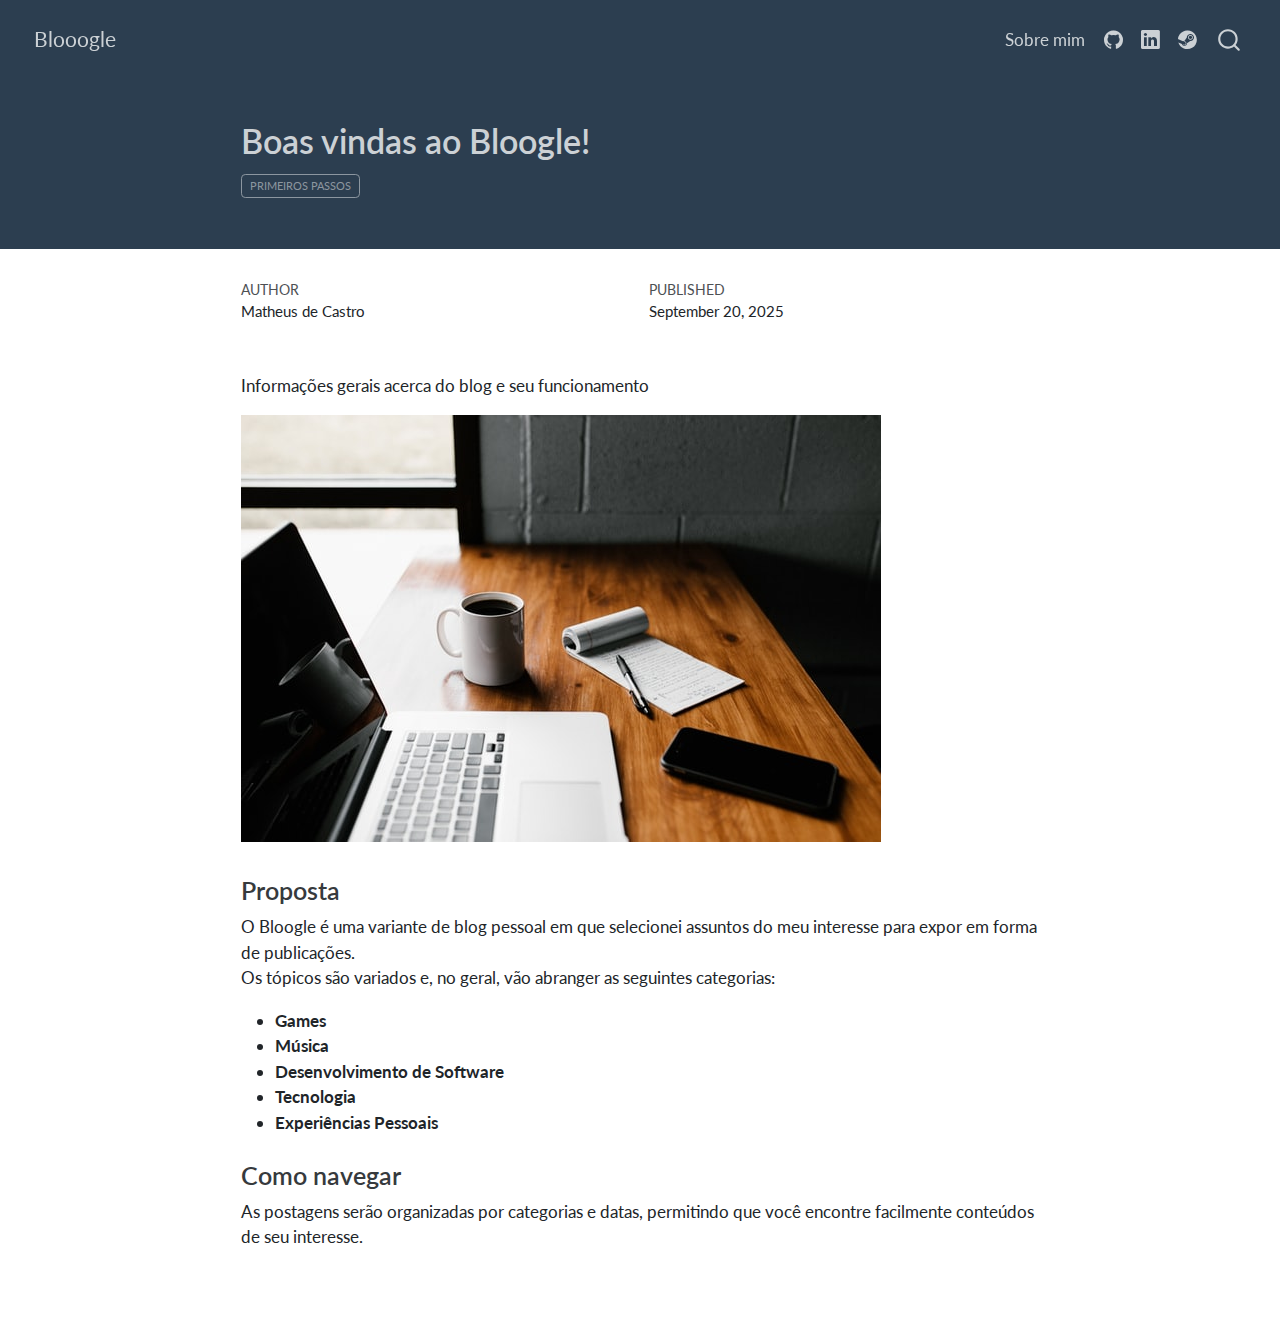
<file: posts/welcome/index.html>
<!DOCTYPE html>
<html xmlns="http://www.w3.org/1999/xhtml" lang="en" xml:lang="en"><head>

<meta charset="utf-8">
<meta name="generator" content="quarto-1.8.24">

<meta name="viewport" content="width=device-width, initial-scale=1.0, user-scalable=yes">

<meta name="author" content="Matheus de Castro">
<meta name="dcterms.date" content="2025-09-20">

<title>Boas vindas ao Bloogle! – Blooogle</title>
<style>
code{white-space: pre-wrap;}
span.smallcaps{font-variant: small-caps;}
div.columns{display: flex; gap: min(4vw, 1.5em);}
div.column{flex: auto; overflow-x: auto;}
div.hanging-indent{margin-left: 1.5em; text-indent: -1.5em;}
ul.task-list{list-style: none;}
ul.task-list li input[type="checkbox"] {
  width: 0.8em;
  margin: 0 0.8em 0.2em -1em; /* quarto-specific, see https://github.com/quarto-dev/quarto-cli/issues/4556 */ 
  vertical-align: middle;
}
</style>


<script src="../../site_libs/quarto-nav/quarto-nav.js"></script>
<script src="../../site_libs/quarto-nav/headroom.min.js"></script>
<script src="../../site_libs/clipboard/clipboard.min.js"></script>
<script src="../../site_libs/quarto-search/autocomplete.umd.js"></script>
<script src="../../site_libs/quarto-search/fuse.min.js"></script>
<script src="../../site_libs/quarto-search/quarto-search.js"></script>
<meta name="quarto:offset" content="../../">
<script src="../../site_libs/quarto-html/quarto.js" type="module"></script>
<script src="../../site_libs/quarto-html/tabsets/tabsets.js" type="module"></script>
<script src="../../site_libs/quarto-html/axe/axe-check.js" type="module"></script>
<script src="../../site_libs/quarto-html/popper.min.js"></script>
<script src="../../site_libs/quarto-html/tippy.umd.min.js"></script>
<script src="../../site_libs/quarto-html/anchor.min.js"></script>
<link href="../../site_libs/quarto-html/tippy.css" rel="stylesheet">
<link href="../../site_libs/quarto-html/quarto-syntax-highlighting-dc55a5b9e770e841cd82e46aadbfb9b0.css" rel="stylesheet" id="quarto-text-highlighting-styles">
<script src="../../site_libs/bootstrap/bootstrap.min.js"></script>
<link href="../../site_libs/bootstrap/bootstrap-icons.css" rel="stylesheet">
<link href="../../site_libs/bootstrap/bootstrap-9397c2ea04a1eafdabaeed8ad5e84ad8.min.css" rel="stylesheet" append-hash="true" id="quarto-bootstrap" data-mode="light">
<script id="quarto-search-options" type="application/json">{
  "location": "navbar",
  "copy-button": false,
  "collapse-after": 3,
  "panel-placement": "end",
  "type": "overlay",
  "limit": 50,
  "keyboard-shortcut": [
    "f",
    "/",
    "s"
  ],
  "show-item-context": false,
  "language": {
    "search-no-results-text": "No results",
    "search-matching-documents-text": "matching documents",
    "search-copy-link-title": "Copy link to search",
    "search-hide-matches-text": "Hide additional matches",
    "search-more-match-text": "more match in this document",
    "search-more-matches-text": "more matches in this document",
    "search-clear-button-title": "Clear",
    "search-text-placeholder": "",
    "search-detached-cancel-button-title": "Cancel",
    "search-submit-button-title": "Submit",
    "search-label": "Search"
  }
}</script>


<link rel="stylesheet" href="../../styles.css">
</head>

<body class="nav-fixed fullcontent quarto-light">

<div id="quarto-search-results"></div>
  <header id="quarto-header" class="headroom fixed-top quarto-banner">
    <nav class="navbar navbar-expand-lg " data-bs-theme="dark">
      <div class="navbar-container container-fluid">
      <div class="navbar-brand-container mx-auto">
    <a href="../../index.html" class="navbar-brand navbar-brand-logo">
    </a>
    <a class="navbar-brand" href="../../index.html">
    <span class="navbar-title">Blooogle</span>
    </a>
  </div>
            <div id="quarto-search" class="" title="Search"></div>
          <button class="navbar-toggler" type="button" data-bs-toggle="collapse" data-bs-target="#navbarCollapse" aria-controls="navbarCollapse" role="menu" aria-expanded="false" aria-label="Toggle navigation" onclick="if (window.quartoToggleHeadroom) { window.quartoToggleHeadroom(); }">
  <span class="navbar-toggler-icon"></span>
</button>
          <div class="collapse navbar-collapse" id="navbarCollapse">
            <ul class="navbar-nav navbar-nav-scroll ms-auto">
  <li class="nav-item">
    <a class="nav-link" href="../../about.html"> 
<span class="menu-text">Sobre mim</span></a>
  </li>  
  <li class="nav-item compact">
    <a class="nav-link" href="https://github.com/matheuscasmd"> <i class="bi bi-github" role="img">
</i> 
<span class="menu-text"></span></a>
  </li>  
  <li class="nav-item compact">
    <a class="nav-link" href="https://www.linkedin.com/in/matheus-de-castro-5a6593268/"> <i class="bi bi-linkedin" role="img">
</i> 
<span class="menu-text"></span></a>
  </li>  
  <li class="nav-item compact">
    <a class="nav-link" href="https://steamcommunity.com/id/osprett/"> <i class="bi bi-steam" role="img">
</i> 
<span class="menu-text"></span></a>
  </li>  
</ul>
          </div> <!-- /navcollapse -->
            <div class="quarto-navbar-tools">
</div>
      </div> <!-- /container-fluid -->
    </nav>
</header>
<!-- content -->
<header id="title-block-header" class="quarto-title-block default page-columns page-full">
  <div class="quarto-title-banner page-columns page-full">
    <div class="quarto-title column-body">
      <h1 class="title">Boas vindas ao Bloogle!</h1>
                                <div class="quarto-categories">
                <div class="quarto-category">primeiros passos</div>
              </div>
                  </div>
  </div>
    
  
  <div class="quarto-title-meta">

      <div>
      <div class="quarto-title-meta-heading">Author</div>
      <div class="quarto-title-meta-contents">
               <p>Matheus de Castro </p>
            </div>
    </div>
      
      <div>
      <div class="quarto-title-meta-heading">Published</div>
      <div class="quarto-title-meta-contents">
        <p class="date">September 20, 2025</p>
      </div>
    </div>
    
      
    </div>
    
  
  </header><div id="quarto-content" class="quarto-container page-columns page-rows-contents page-layout-article page-navbar">
<!-- sidebar -->
<!-- margin-sidebar -->
    
<!-- main -->
<main class="content quarto-banner-title-block" id="quarto-document-content">





<p>Informações gerais acerca do blog e seu funcionamento</p>
<p><img src="thumbnail.jpg" class="img-fluid"></p>
<section id="proposta" class="level3">
<h3 class="anchored" data-anchor-id="proposta">Proposta</h3>
<p>O Bloogle é uma variante de blog pessoal em que selecionei assuntos do meu interesse para expor em forma de publicações.<br>
Os tópicos são variados e, no geral, vão abranger as seguintes categorias:</p>
<ul>
<li><strong>Games</strong><br>
</li>
<li><strong>Música</strong><br>
</li>
<li><strong>Desenvolvimento de Software</strong></li>
<li><strong>Tecnologia</strong><br>
</li>
<li><strong>Experiências Pessoais</strong></li>
</ul>
</section>
<section id="como-navegar" class="level3">
<h3 class="anchored" data-anchor-id="como-navegar">Como navegar</h3>
<p>As postagens serão organizadas por categorias e datas, permitindo que você encontre facilmente conteúdos de seu interesse.</p>


</section>

</main> <!-- /main -->
<script id="quarto-html-after-body" type="application/javascript">
  window.document.addEventListener("DOMContentLoaded", function (event) {
    const icon = "";
    const anchorJS = new window.AnchorJS();
    anchorJS.options = {
      placement: 'right',
      icon: icon
    };
    anchorJS.add('.anchored');
    const isCodeAnnotation = (el) => {
      for (const clz of el.classList) {
        if (clz.startsWith('code-annotation-')) {                     
          return true;
        }
      }
      return false;
    }
    const onCopySuccess = function(e) {
      // button target
      const button = e.trigger;
      // don't keep focus
      button.blur();
      // flash "checked"
      button.classList.add('code-copy-button-checked');
      var currentTitle = button.getAttribute("title");
      button.setAttribute("title", "Copied!");
      let tooltip;
      if (window.bootstrap) {
        button.setAttribute("data-bs-toggle", "tooltip");
        button.setAttribute("data-bs-placement", "left");
        button.setAttribute("data-bs-title", "Copied!");
        tooltip = new bootstrap.Tooltip(button, 
          { trigger: "manual", 
            customClass: "code-copy-button-tooltip",
            offset: [0, -8]});
        tooltip.show();    
      }
      setTimeout(function() {
        if (tooltip) {
          tooltip.hide();
          button.removeAttribute("data-bs-title");
          button.removeAttribute("data-bs-toggle");
          button.removeAttribute("data-bs-placement");
        }
        button.setAttribute("title", currentTitle);
        button.classList.remove('code-copy-button-checked');
      }, 1000);
      // clear code selection
      e.clearSelection();
    }
    const getTextToCopy = function(trigger) {
      const outerScaffold = trigger.parentElement.cloneNode(true);
      const codeEl = outerScaffold.querySelector('code');
      for (const childEl of codeEl.children) {
        if (isCodeAnnotation(childEl)) {
          childEl.remove();
        }
      }
      return codeEl.innerText;
    }
    const clipboard = new window.ClipboardJS('.code-copy-button:not([data-in-quarto-modal])', {
      text: getTextToCopy
    });
    clipboard.on('success', onCopySuccess);
    if (window.document.getElementById('quarto-embedded-source-code-modal')) {
      const clipboardModal = new window.ClipboardJS('.code-copy-button[data-in-quarto-modal]', {
        text: getTextToCopy,
        container: window.document.getElementById('quarto-embedded-source-code-modal')
      });
      clipboardModal.on('success', onCopySuccess);
    }
      var localhostRegex = new RegExp(/^(?:http|https):\/\/localhost\:?[0-9]*\//);
      var mailtoRegex = new RegExp(/^mailto:/);
        var filterRegex = new RegExp("https:\/\/matheuscasmd\.github\.io\/blog_pessoal\/");
      var isInternal = (href) => {
          return filterRegex.test(href) || localhostRegex.test(href) || mailtoRegex.test(href);
      }
      // Inspect non-navigation links and adorn them if external
     var links = window.document.querySelectorAll('a[href]:not(.nav-link):not(.navbar-brand):not(.toc-action):not(.sidebar-link):not(.sidebar-item-toggle):not(.pagination-link):not(.no-external):not([aria-hidden]):not(.dropdown-item):not(.quarto-navigation-tool):not(.about-link)');
      for (var i=0; i<links.length; i++) {
        const link = links[i];
        if (!isInternal(link.href)) {
          // undo the damage that might have been done by quarto-nav.js in the case of
          // links that we want to consider external
          if (link.dataset.originalHref !== undefined) {
            link.href = link.dataset.originalHref;
          }
        }
      }
    function tippyHover(el, contentFn, onTriggerFn, onUntriggerFn) {
      const config = {
        allowHTML: true,
        maxWidth: 500,
        delay: 100,
        arrow: false,
        appendTo: function(el) {
            return el.parentElement;
        },
        interactive: true,
        interactiveBorder: 10,
        theme: 'quarto',
        placement: 'bottom-start',
      };
      if (contentFn) {
        config.content = contentFn;
      }
      if (onTriggerFn) {
        config.onTrigger = onTriggerFn;
      }
      if (onUntriggerFn) {
        config.onUntrigger = onUntriggerFn;
      }
      window.tippy(el, config); 
    }
    const noterefs = window.document.querySelectorAll('a[role="doc-noteref"]');
    for (var i=0; i<noterefs.length; i++) {
      const ref = noterefs[i];
      tippyHover(ref, function() {
        // use id or data attribute instead here
        let href = ref.getAttribute('data-footnote-href') || ref.getAttribute('href');
        try { href = new URL(href).hash; } catch {}
        const id = href.replace(/^#\/?/, "");
        const note = window.document.getElementById(id);
        if (note) {
          return note.innerHTML;
        } else {
          return "";
        }
      });
    }
    const xrefs = window.document.querySelectorAll('a.quarto-xref');
    const processXRef = (id, note) => {
      // Strip column container classes
      const stripColumnClz = (el) => {
        el.classList.remove("page-full", "page-columns");
        if (el.children) {
          for (const child of el.children) {
            stripColumnClz(child);
          }
        }
      }
      stripColumnClz(note)
      if (id === null || id.startsWith('sec-')) {
        // Special case sections, only their first couple elements
        const container = document.createElement("div");
        if (note.children && note.children.length > 2) {
          container.appendChild(note.children[0].cloneNode(true));
          for (let i = 1; i < note.children.length; i++) {
            const child = note.children[i];
            if (child.tagName === "P" && child.innerText === "") {
              continue;
            } else {
              container.appendChild(child.cloneNode(true));
              break;
            }
          }
          if (window.Quarto?.typesetMath) {
            window.Quarto.typesetMath(container);
          }
          return container.innerHTML
        } else {
          if (window.Quarto?.typesetMath) {
            window.Quarto.typesetMath(note);
          }
          return note.innerHTML;
        }
      } else {
        // Remove any anchor links if they are present
        const anchorLink = note.querySelector('a.anchorjs-link');
        if (anchorLink) {
          anchorLink.remove();
        }
        if (window.Quarto?.typesetMath) {
          window.Quarto.typesetMath(note);
        }
        if (note.classList.contains("callout")) {
          return note.outerHTML;
        } else {
          return note.innerHTML;
        }
      }
    }
    for (var i=0; i<xrefs.length; i++) {
      const xref = xrefs[i];
      tippyHover(xref, undefined, function(instance) {
        instance.disable();
        let url = xref.getAttribute('href');
        let hash = undefined; 
        if (url.startsWith('#')) {
          hash = url;
        } else {
          try { hash = new URL(url).hash; } catch {}
        }
        if (hash) {
          const id = hash.replace(/^#\/?/, "");
          const note = window.document.getElementById(id);
          if (note !== null) {
            try {
              const html = processXRef(id, note.cloneNode(true));
              instance.setContent(html);
            } finally {
              instance.enable();
              instance.show();
            }
          } else {
            // See if we can fetch this
            fetch(url.split('#')[0])
            .then(res => res.text())
            .then(html => {
              const parser = new DOMParser();
              const htmlDoc = parser.parseFromString(html, "text/html");
              const note = htmlDoc.getElementById(id);
              if (note !== null) {
                const html = processXRef(id, note);
                instance.setContent(html);
              } 
            }).finally(() => {
              instance.enable();
              instance.show();
            });
          }
        } else {
          // See if we can fetch a full url (with no hash to target)
          // This is a special case and we should probably do some content thinning / targeting
          fetch(url)
          .then(res => res.text())
          .then(html => {
            const parser = new DOMParser();
            const htmlDoc = parser.parseFromString(html, "text/html");
            const note = htmlDoc.querySelector('main.content');
            if (note !== null) {
              // This should only happen for chapter cross references
              // (since there is no id in the URL)
              // remove the first header
              if (note.children.length > 0 && note.children[0].tagName === "HEADER") {
                note.children[0].remove();
              }
              const html = processXRef(null, note);
              instance.setContent(html);
            } 
          }).finally(() => {
            instance.enable();
            instance.show();
          });
        }
      }, function(instance) {
      });
    }
        let selectedAnnoteEl;
        const selectorForAnnotation = ( cell, annotation) => {
          let cellAttr = 'data-code-cell="' + cell + '"';
          let lineAttr = 'data-code-annotation="' +  annotation + '"';
          const selector = 'span[' + cellAttr + '][' + lineAttr + ']';
          return selector;
        }
        const selectCodeLines = (annoteEl) => {
          const doc = window.document;
          const targetCell = annoteEl.getAttribute("data-target-cell");
          const targetAnnotation = annoteEl.getAttribute("data-target-annotation");
          const annoteSpan = window.document.querySelector(selectorForAnnotation(targetCell, targetAnnotation));
          const lines = annoteSpan.getAttribute("data-code-lines").split(",");
          const lineIds = lines.map((line) => {
            return targetCell + "-" + line;
          })
          let top = null;
          let height = null;
          let parent = null;
          if (lineIds.length > 0) {
              //compute the position of the single el (top and bottom and make a div)
              const el = window.document.getElementById(lineIds[0]);
              top = el.offsetTop;
              height = el.offsetHeight;
              parent = el.parentElement.parentElement;
            if (lineIds.length > 1) {
              const lastEl = window.document.getElementById(lineIds[lineIds.length - 1]);
              const bottom = lastEl.offsetTop + lastEl.offsetHeight;
              height = bottom - top;
            }
            if (top !== null && height !== null && parent !== null) {
              // cook up a div (if necessary) and position it 
              let div = window.document.getElementById("code-annotation-line-highlight");
              if (div === null) {
                div = window.document.createElement("div");
                div.setAttribute("id", "code-annotation-line-highlight");
                div.style.position = 'absolute';
                parent.appendChild(div);
              }
              div.style.top = top - 2 + "px";
              div.style.height = height + 4 + "px";
              div.style.left = 0;
              let gutterDiv = window.document.getElementById("code-annotation-line-highlight-gutter");
              if (gutterDiv === null) {
                gutterDiv = window.document.createElement("div");
                gutterDiv.setAttribute("id", "code-annotation-line-highlight-gutter");
                gutterDiv.style.position = 'absolute';
                const codeCell = window.document.getElementById(targetCell);
                const gutter = codeCell.querySelector('.code-annotation-gutter');
                gutter.appendChild(gutterDiv);
              }
              gutterDiv.style.top = top - 2 + "px";
              gutterDiv.style.height = height + 4 + "px";
            }
            selectedAnnoteEl = annoteEl;
          }
        };
        const unselectCodeLines = () => {
          const elementsIds = ["code-annotation-line-highlight", "code-annotation-line-highlight-gutter"];
          elementsIds.forEach((elId) => {
            const div = window.document.getElementById(elId);
            if (div) {
              div.remove();
            }
          });
          selectedAnnoteEl = undefined;
        };
          // Handle positioning of the toggle
      window.addEventListener(
        "resize",
        throttle(() => {
          elRect = undefined;
          if (selectedAnnoteEl) {
            selectCodeLines(selectedAnnoteEl);
          }
        }, 10)
      );
      function throttle(fn, ms) {
      let throttle = false;
      let timer;
        return (...args) => {
          if(!throttle) { // first call gets through
              fn.apply(this, args);
              throttle = true;
          } else { // all the others get throttled
              if(timer) clearTimeout(timer); // cancel #2
              timer = setTimeout(() => {
                fn.apply(this, args);
                timer = throttle = false;
              }, ms);
          }
        };
      }
        // Attach click handler to the DT
        const annoteDls = window.document.querySelectorAll('dt[data-target-cell]');
        for (const annoteDlNode of annoteDls) {
          annoteDlNode.addEventListener('click', (event) => {
            const clickedEl = event.target;
            if (clickedEl !== selectedAnnoteEl) {
              unselectCodeLines();
              const activeEl = window.document.querySelector('dt[data-target-cell].code-annotation-active');
              if (activeEl) {
                activeEl.classList.remove('code-annotation-active');
              }
              selectCodeLines(clickedEl);
              clickedEl.classList.add('code-annotation-active');
            } else {
              // Unselect the line
              unselectCodeLines();
              clickedEl.classList.remove('code-annotation-active');
            }
          });
        }
    const findCites = (el) => {
      const parentEl = el.parentElement;
      if (parentEl) {
        const cites = parentEl.dataset.cites;
        if (cites) {
          return {
            el,
            cites: cites.split(' ')
          };
        } else {
          return findCites(el.parentElement)
        }
      } else {
        return undefined;
      }
    };
    var bibliorefs = window.document.querySelectorAll('a[role="doc-biblioref"]');
    for (var i=0; i<bibliorefs.length; i++) {
      const ref = bibliorefs[i];
      const citeInfo = findCites(ref);
      if (citeInfo) {
        tippyHover(citeInfo.el, function() {
          var popup = window.document.createElement('div');
          citeInfo.cites.forEach(function(cite) {
            var citeDiv = window.document.createElement('div');
            citeDiv.classList.add('hanging-indent');
            citeDiv.classList.add('csl-entry');
            var biblioDiv = window.document.getElementById('ref-' + cite);
            if (biblioDiv) {
              citeDiv.innerHTML = biblioDiv.innerHTML;
            }
            popup.appendChild(citeDiv);
          });
          return popup.innerHTML;
        });
      }
    }
  });
  </script>
</div> <!-- /content -->




</body></html>
</file>
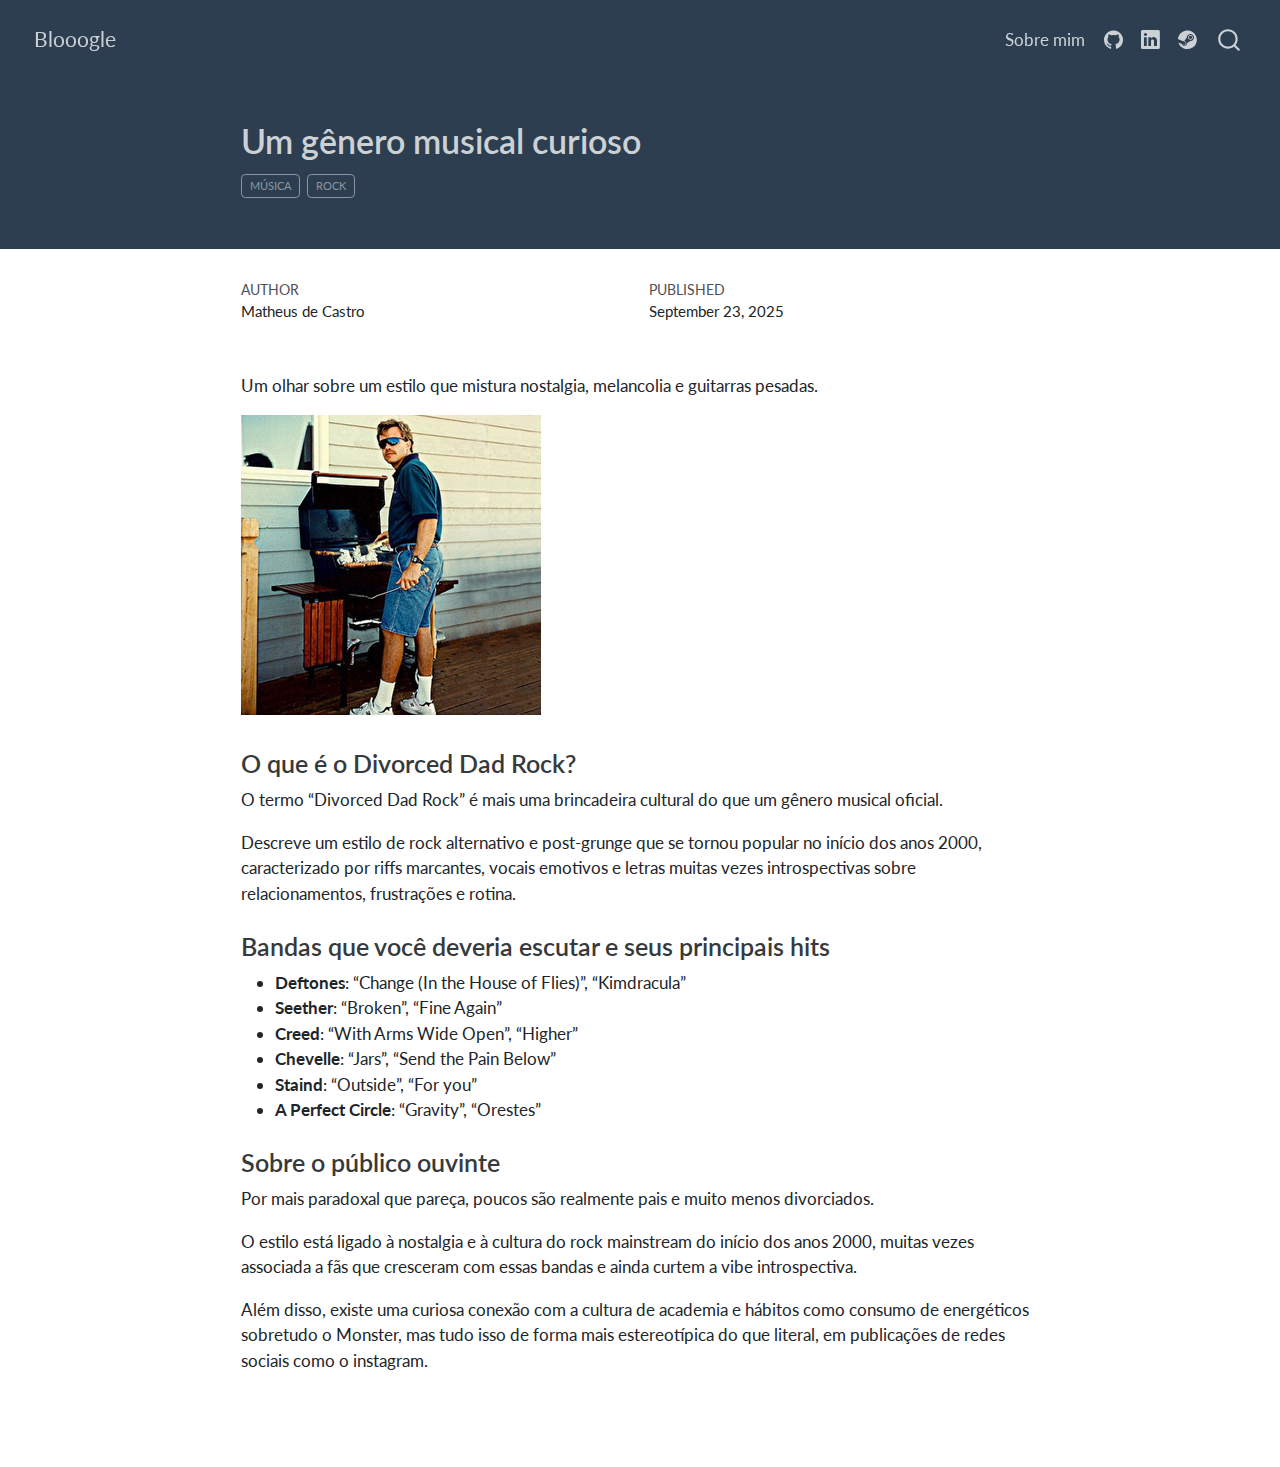
<file: docs/posts/divorced_dad_core/index.html>
<!DOCTYPE html>
<html xmlns="http://www.w3.org/1999/xhtml" lang="en" xml:lang="en"><head>

<meta charset="utf-8">
<meta name="generator" content="quarto-1.8.24">

<meta name="viewport" content="width=device-width, initial-scale=1.0, user-scalable=yes">

<meta name="author" content="Matheus de Castro">
<meta name="dcterms.date" content="2025-09-23">

<title>Um gênero musical curioso – Blooogle</title>
<style>
code{white-space: pre-wrap;}
span.smallcaps{font-variant: small-caps;}
div.columns{display: flex; gap: min(4vw, 1.5em);}
div.column{flex: auto; overflow-x: auto;}
div.hanging-indent{margin-left: 1.5em; text-indent: -1.5em;}
ul.task-list{list-style: none;}
ul.task-list li input[type="checkbox"] {
  width: 0.8em;
  margin: 0 0.8em 0.2em -1em; /* quarto-specific, see https://github.com/quarto-dev/quarto-cli/issues/4556 */ 
  vertical-align: middle;
}
</style>


<script src="../../site_libs/quarto-nav/quarto-nav.js"></script>
<script src="../../site_libs/quarto-nav/headroom.min.js"></script>
<script src="../../site_libs/clipboard/clipboard.min.js"></script>
<script src="../../site_libs/quarto-search/autocomplete.umd.js"></script>
<script src="../../site_libs/quarto-search/fuse.min.js"></script>
<script src="../../site_libs/quarto-search/quarto-search.js"></script>
<meta name="quarto:offset" content="../../">
<script src="../../site_libs/quarto-html/quarto.js" type="module"></script>
<script src="../../site_libs/quarto-html/tabsets/tabsets.js" type="module"></script>
<script src="../../site_libs/quarto-html/axe/axe-check.js" type="module"></script>
<script src="../../site_libs/quarto-html/popper.min.js"></script>
<script src="../../site_libs/quarto-html/tippy.umd.min.js"></script>
<script src="../../site_libs/quarto-html/anchor.min.js"></script>
<link href="../../site_libs/quarto-html/tippy.css" rel="stylesheet">
<link href="../../site_libs/quarto-html/quarto-syntax-highlighting-dc55a5b9e770e841cd82e46aadbfb9b0.css" rel="stylesheet" id="quarto-text-highlighting-styles">
<script src="../../site_libs/bootstrap/bootstrap.min.js"></script>
<link href="../../site_libs/bootstrap/bootstrap-icons.css" rel="stylesheet">
<link href="../../site_libs/bootstrap/bootstrap-0b4b07b0f6b6a47c93cc880d6cbfc538.min.css" rel="stylesheet" append-hash="true" id="quarto-bootstrap" data-mode="light">
<script id="quarto-search-options" type="application/json">{
  "location": "navbar",
  "copy-button": false,
  "collapse-after": 3,
  "panel-placement": "end",
  "type": "overlay",
  "limit": 50,
  "keyboard-shortcut": [
    "f",
    "/",
    "s"
  ],
  "show-item-context": false,
  "language": {
    "search-no-results-text": "No results",
    "search-matching-documents-text": "matching documents",
    "search-copy-link-title": "Copy link to search",
    "search-hide-matches-text": "Hide additional matches",
    "search-more-match-text": "more match in this document",
    "search-more-matches-text": "more matches in this document",
    "search-clear-button-title": "Clear",
    "search-text-placeholder": "",
    "search-detached-cancel-button-title": "Cancel",
    "search-submit-button-title": "Submit",
    "search-label": "Search"
  }
}</script>


<link rel="stylesheet" href="../../styles.css">
</head>

<body class="nav-fixed fullcontent quarto-light">

<div id="quarto-search-results"></div>
  <header id="quarto-header" class="headroom fixed-top quarto-banner">
    <nav class="navbar navbar-expand-lg " data-bs-theme="dark">
      <div class="navbar-container container-fluid">
      <div class="navbar-brand-container mx-auto">
    <a href="../../index.html" class="navbar-brand navbar-brand-logo">
    </a>
    <a class="navbar-brand" href="../../index.html">
    <span class="navbar-title">Blooogle</span>
    </a>
  </div>
            <div id="quarto-search" class="" title="Search"></div>
          <button class="navbar-toggler" type="button" data-bs-toggle="collapse" data-bs-target="#navbarCollapse" aria-controls="navbarCollapse" role="menu" aria-expanded="false" aria-label="Toggle navigation" onclick="if (window.quartoToggleHeadroom) { window.quartoToggleHeadroom(); }">
  <span class="navbar-toggler-icon"></span>
</button>
          <div class="collapse navbar-collapse" id="navbarCollapse">
            <ul class="navbar-nav navbar-nav-scroll ms-auto">
  <li class="nav-item">
    <a class="nav-link" href="../../about.html"> 
<span class="menu-text">Sobre mim</span></a>
  </li>  
  <li class="nav-item compact">
    <a class="nav-link" href="https://github.com/matheuscasmd"> <i class="bi bi-github" role="img">
</i> 
<span class="menu-text"></span></a>
  </li>  
  <li class="nav-item compact">
    <a class="nav-link" href="https://www.linkedin.com/in/matheus-de-castro-5a6593268/"> <i class="bi bi-linkedin" role="img">
</i> 
<span class="menu-text"></span></a>
  </li>  
  <li class="nav-item compact">
    <a class="nav-link" href="https://steamcommunity.com/id/osprett/"> <i class="bi bi-steam" role="img">
</i> 
<span class="menu-text"></span></a>
  </li>  
</ul>
          </div> <!-- /navcollapse -->
            <div class="quarto-navbar-tools">
</div>
      </div> <!-- /container-fluid -->
    </nav>
</header>
<!-- content -->
<header id="title-block-header" class="quarto-title-block default page-columns page-full">
  <div class="quarto-title-banner page-columns page-full">
    <div class="quarto-title column-body">
      <h1 class="title">Um gênero musical curioso</h1>
                                <div class="quarto-categories">
                <div class="quarto-category">música</div>
                <div class="quarto-category">rock</div>
              </div>
                  </div>
  </div>
    
  
  <div class="quarto-title-meta">

      <div>
      <div class="quarto-title-meta-heading">Author</div>
      <div class="quarto-title-meta-contents">
               <p>Matheus de Castro </p>
            </div>
    </div>
      
      <div>
      <div class="quarto-title-meta-heading">Published</div>
      <div class="quarto-title-meta-contents">
        <p class="date">September 23, 2025</p>
      </div>
    </div>
    
      
    </div>
    
  
  </header><div id="quarto-content" class="quarto-container page-columns page-rows-contents page-layout-article page-navbar">
<!-- sidebar -->
<!-- margin-sidebar -->
    
<!-- main -->
<main class="content quarto-banner-title-block" id="quarto-document-content">





<p>Um olhar sobre um estilo que mistura nostalgia, melancolia e guitarras pesadas.</p>
<p><img src="thumbnail.png" class="img-fluid"></p>
<section id="o-que-é-o-divorced-dad-rock" class="level3">
<h3 class="anchored" data-anchor-id="o-que-é-o-divorced-dad-rock">O que é o Divorced Dad Rock?</h3>
<p>O termo “Divorced Dad Rock” é mais uma brincadeira cultural do que um gênero musical oficial.</p>
<p>Descreve um estilo de rock alternativo e post-grunge que se tornou popular no início dos anos 2000, caracterizado por riffs marcantes, vocais emotivos e letras muitas vezes introspectivas sobre relacionamentos, frustrações e rotina.</p>
</section>
<section id="bandas-que-você-deveria-escutar-e-seus-principais-hits" class="level3">
<h3 class="anchored" data-anchor-id="bandas-que-você-deveria-escutar-e-seus-principais-hits">Bandas que você deveria escutar e seus principais hits</h3>
<ul>
<li><strong>Deftones</strong>: “Change (In the House of Flies)”, “Kimdracula”<br>
</li>
<li><strong>Seether</strong>: “Broken”, “Fine Again”<br>
</li>
<li><strong>Creed</strong>: “With Arms Wide Open”, “Higher”<br>
</li>
<li><strong>Chevelle</strong>: “Jars”, “Send the Pain Below”<br>
</li>
<li><strong>Staind</strong>: “Outside”, “For you”<br>
</li>
<li><strong>A Perfect Circle</strong>: “Gravity”, “Orestes”</li>
</ul>
</section>
<section id="sobre-o-público-ouvinte" class="level3">
<h3 class="anchored" data-anchor-id="sobre-o-público-ouvinte">Sobre o público ouvinte</h3>
<p>Por mais paradoxal que pareça, poucos são realmente pais e muito menos divorciados.</p>
<p>O estilo está ligado à nostalgia e à cultura do rock mainstream do início dos anos 2000, muitas vezes associada a fãs que cresceram com essas bandas e ainda curtem a vibe introspectiva.</p>
<p>Além disso, existe uma curiosa conexão com a cultura de academia e hábitos como consumo de energéticos sobretudo o Monster, mas tudo isso de forma mais estereotípica do que literal, em publicações de redes sociais como o instagram.</p>


</section>

</main> <!-- /main -->
<script id="quarto-html-after-body" type="application/javascript">
  window.document.addEventListener("DOMContentLoaded", function (event) {
    const icon = "";
    const anchorJS = new window.AnchorJS();
    anchorJS.options = {
      placement: 'right',
      icon: icon
    };
    anchorJS.add('.anchored');
    const isCodeAnnotation = (el) => {
      for (const clz of el.classList) {
        if (clz.startsWith('code-annotation-')) {                     
          return true;
        }
      }
      return false;
    }
    const onCopySuccess = function(e) {
      // button target
      const button = e.trigger;
      // don't keep focus
      button.blur();
      // flash "checked"
      button.classList.add('code-copy-button-checked');
      var currentTitle = button.getAttribute("title");
      button.setAttribute("title", "Copied!");
      let tooltip;
      if (window.bootstrap) {
        button.setAttribute("data-bs-toggle", "tooltip");
        button.setAttribute("data-bs-placement", "left");
        button.setAttribute("data-bs-title", "Copied!");
        tooltip = new bootstrap.Tooltip(button, 
          { trigger: "manual", 
            customClass: "code-copy-button-tooltip",
            offset: [0, -8]});
        tooltip.show();    
      }
      setTimeout(function() {
        if (tooltip) {
          tooltip.hide();
          button.removeAttribute("data-bs-title");
          button.removeAttribute("data-bs-toggle");
          button.removeAttribute("data-bs-placement");
        }
        button.setAttribute("title", currentTitle);
        button.classList.remove('code-copy-button-checked');
      }, 1000);
      // clear code selection
      e.clearSelection();
    }
    const getTextToCopy = function(trigger) {
      const outerScaffold = trigger.parentElement.cloneNode(true);
      const codeEl = outerScaffold.querySelector('code');
      for (const childEl of codeEl.children) {
        if (isCodeAnnotation(childEl)) {
          childEl.remove();
        }
      }
      return codeEl.innerText;
    }
    const clipboard = new window.ClipboardJS('.code-copy-button:not([data-in-quarto-modal])', {
      text: getTextToCopy
    });
    clipboard.on('success', onCopySuccess);
    if (window.document.getElementById('quarto-embedded-source-code-modal')) {
      const clipboardModal = new window.ClipboardJS('.code-copy-button[data-in-quarto-modal]', {
        text: getTextToCopy,
        container: window.document.getElementById('quarto-embedded-source-code-modal')
      });
      clipboardModal.on('success', onCopySuccess);
    }
      var localhostRegex = new RegExp(/^(?:http|https):\/\/localhost\:?[0-9]*\//);
      var mailtoRegex = new RegExp(/^mailto:/);
        var filterRegex = new RegExp("https:\/\/your-website-url\.example\.com");
      var isInternal = (href) => {
          return filterRegex.test(href) || localhostRegex.test(href) || mailtoRegex.test(href);
      }
      // Inspect non-navigation links and adorn them if external
     var links = window.document.querySelectorAll('a[href]:not(.nav-link):not(.navbar-brand):not(.toc-action):not(.sidebar-link):not(.sidebar-item-toggle):not(.pagination-link):not(.no-external):not([aria-hidden]):not(.dropdown-item):not(.quarto-navigation-tool):not(.about-link)');
      for (var i=0; i<links.length; i++) {
        const link = links[i];
        if (!isInternal(link.href)) {
          // undo the damage that might have been done by quarto-nav.js in the case of
          // links that we want to consider external
          if (link.dataset.originalHref !== undefined) {
            link.href = link.dataset.originalHref;
          }
        }
      }
    function tippyHover(el, contentFn, onTriggerFn, onUntriggerFn) {
      const config = {
        allowHTML: true,
        maxWidth: 500,
        delay: 100,
        arrow: false,
        appendTo: function(el) {
            return el.parentElement;
        },
        interactive: true,
        interactiveBorder: 10,
        theme: 'quarto',
        placement: 'bottom-start',
      };
      if (contentFn) {
        config.content = contentFn;
      }
      if (onTriggerFn) {
        config.onTrigger = onTriggerFn;
      }
      if (onUntriggerFn) {
        config.onUntrigger = onUntriggerFn;
      }
      window.tippy(el, config); 
    }
    const noterefs = window.document.querySelectorAll('a[role="doc-noteref"]');
    for (var i=0; i<noterefs.length; i++) {
      const ref = noterefs[i];
      tippyHover(ref, function() {
        // use id or data attribute instead here
        let href = ref.getAttribute('data-footnote-href') || ref.getAttribute('href');
        try { href = new URL(href).hash; } catch {}
        const id = href.replace(/^#\/?/, "");
        const note = window.document.getElementById(id);
        if (note) {
          return note.innerHTML;
        } else {
          return "";
        }
      });
    }
    const xrefs = window.document.querySelectorAll('a.quarto-xref');
    const processXRef = (id, note) => {
      // Strip column container classes
      const stripColumnClz = (el) => {
        el.classList.remove("page-full", "page-columns");
        if (el.children) {
          for (const child of el.children) {
            stripColumnClz(child);
          }
        }
      }
      stripColumnClz(note)
      if (id === null || id.startsWith('sec-')) {
        // Special case sections, only their first couple elements
        const container = document.createElement("div");
        if (note.children && note.children.length > 2) {
          container.appendChild(note.children[0].cloneNode(true));
          for (let i = 1; i < note.children.length; i++) {
            const child = note.children[i];
            if (child.tagName === "P" && child.innerText === "") {
              continue;
            } else {
              container.appendChild(child.cloneNode(true));
              break;
            }
          }
          if (window.Quarto?.typesetMath) {
            window.Quarto.typesetMath(container);
          }
          return container.innerHTML
        } else {
          if (window.Quarto?.typesetMath) {
            window.Quarto.typesetMath(note);
          }
          return note.innerHTML;
        }
      } else {
        // Remove any anchor links if they are present
        const anchorLink = note.querySelector('a.anchorjs-link');
        if (anchorLink) {
          anchorLink.remove();
        }
        if (window.Quarto?.typesetMath) {
          window.Quarto.typesetMath(note);
        }
        if (note.classList.contains("callout")) {
          return note.outerHTML;
        } else {
          return note.innerHTML;
        }
      }
    }
    for (var i=0; i<xrefs.length; i++) {
      const xref = xrefs[i];
      tippyHover(xref, undefined, function(instance) {
        instance.disable();
        let url = xref.getAttribute('href');
        let hash = undefined; 
        if (url.startsWith('#')) {
          hash = url;
        } else {
          try { hash = new URL(url).hash; } catch {}
        }
        if (hash) {
          const id = hash.replace(/^#\/?/, "");
          const note = window.document.getElementById(id);
          if (note !== null) {
            try {
              const html = processXRef(id, note.cloneNode(true));
              instance.setContent(html);
            } finally {
              instance.enable();
              instance.show();
            }
          } else {
            // See if we can fetch this
            fetch(url.split('#')[0])
            .then(res => res.text())
            .then(html => {
              const parser = new DOMParser();
              const htmlDoc = parser.parseFromString(html, "text/html");
              const note = htmlDoc.getElementById(id);
              if (note !== null) {
                const html = processXRef(id, note);
                instance.setContent(html);
              } 
            }).finally(() => {
              instance.enable();
              instance.show();
            });
          }
        } else {
          // See if we can fetch a full url (with no hash to target)
          // This is a special case and we should probably do some content thinning / targeting
          fetch(url)
          .then(res => res.text())
          .then(html => {
            const parser = new DOMParser();
            const htmlDoc = parser.parseFromString(html, "text/html");
            const note = htmlDoc.querySelector('main.content');
            if (note !== null) {
              // This should only happen for chapter cross references
              // (since there is no id in the URL)
              // remove the first header
              if (note.children.length > 0 && note.children[0].tagName === "HEADER") {
                note.children[0].remove();
              }
              const html = processXRef(null, note);
              instance.setContent(html);
            } 
          }).finally(() => {
            instance.enable();
            instance.show();
          });
        }
      }, function(instance) {
      });
    }
        let selectedAnnoteEl;
        const selectorForAnnotation = ( cell, annotation) => {
          let cellAttr = 'data-code-cell="' + cell + '"';
          let lineAttr = 'data-code-annotation="' +  annotation + '"';
          const selector = 'span[' + cellAttr + '][' + lineAttr + ']';
          return selector;
        }
        const selectCodeLines = (annoteEl) => {
          const doc = window.document;
          const targetCell = annoteEl.getAttribute("data-target-cell");
          const targetAnnotation = annoteEl.getAttribute("data-target-annotation");
          const annoteSpan = window.document.querySelector(selectorForAnnotation(targetCell, targetAnnotation));
          const lines = annoteSpan.getAttribute("data-code-lines").split(",");
          const lineIds = lines.map((line) => {
            return targetCell + "-" + line;
          })
          let top = null;
          let height = null;
          let parent = null;
          if (lineIds.length > 0) {
              //compute the position of the single el (top and bottom and make a div)
              const el = window.document.getElementById(lineIds[0]);
              top = el.offsetTop;
              height = el.offsetHeight;
              parent = el.parentElement.parentElement;
            if (lineIds.length > 1) {
              const lastEl = window.document.getElementById(lineIds[lineIds.length - 1]);
              const bottom = lastEl.offsetTop + lastEl.offsetHeight;
              height = bottom - top;
            }
            if (top !== null && height !== null && parent !== null) {
              // cook up a div (if necessary) and position it 
              let div = window.document.getElementById("code-annotation-line-highlight");
              if (div === null) {
                div = window.document.createElement("div");
                div.setAttribute("id", "code-annotation-line-highlight");
                div.style.position = 'absolute';
                parent.appendChild(div);
              }
              div.style.top = top - 2 + "px";
              div.style.height = height + 4 + "px";
              div.style.left = 0;
              let gutterDiv = window.document.getElementById("code-annotation-line-highlight-gutter");
              if (gutterDiv === null) {
                gutterDiv = window.document.createElement("div");
                gutterDiv.setAttribute("id", "code-annotation-line-highlight-gutter");
                gutterDiv.style.position = 'absolute';
                const codeCell = window.document.getElementById(targetCell);
                const gutter = codeCell.querySelector('.code-annotation-gutter');
                gutter.appendChild(gutterDiv);
              }
              gutterDiv.style.top = top - 2 + "px";
              gutterDiv.style.height = height + 4 + "px";
            }
            selectedAnnoteEl = annoteEl;
          }
        };
        const unselectCodeLines = () => {
          const elementsIds = ["code-annotation-line-highlight", "code-annotation-line-highlight-gutter"];
          elementsIds.forEach((elId) => {
            const div = window.document.getElementById(elId);
            if (div) {
              div.remove();
            }
          });
          selectedAnnoteEl = undefined;
        };
          // Handle positioning of the toggle
      window.addEventListener(
        "resize",
        throttle(() => {
          elRect = undefined;
          if (selectedAnnoteEl) {
            selectCodeLines(selectedAnnoteEl);
          }
        }, 10)
      );
      function throttle(fn, ms) {
      let throttle = false;
      let timer;
        return (...args) => {
          if(!throttle) { // first call gets through
              fn.apply(this, args);
              throttle = true;
          } else { // all the others get throttled
              if(timer) clearTimeout(timer); // cancel #2
              timer = setTimeout(() => {
                fn.apply(this, args);
                timer = throttle = false;
              }, ms);
          }
        };
      }
        // Attach click handler to the DT
        const annoteDls = window.document.querySelectorAll('dt[data-target-cell]');
        for (const annoteDlNode of annoteDls) {
          annoteDlNode.addEventListener('click', (event) => {
            const clickedEl = event.target;
            if (clickedEl !== selectedAnnoteEl) {
              unselectCodeLines();
              const activeEl = window.document.querySelector('dt[data-target-cell].code-annotation-active');
              if (activeEl) {
                activeEl.classList.remove('code-annotation-active');
              }
              selectCodeLines(clickedEl);
              clickedEl.classList.add('code-annotation-active');
            } else {
              // Unselect the line
              unselectCodeLines();
              clickedEl.classList.remove('code-annotation-active');
            }
          });
        }
    const findCites = (el) => {
      const parentEl = el.parentElement;
      if (parentEl) {
        const cites = parentEl.dataset.cites;
        if (cites) {
          return {
            el,
            cites: cites.split(' ')
          };
        } else {
          return findCites(el.parentElement)
        }
      } else {
        return undefined;
      }
    };
    var bibliorefs = window.document.querySelectorAll('a[role="doc-biblioref"]');
    for (var i=0; i<bibliorefs.length; i++) {
      const ref = bibliorefs[i];
      const citeInfo = findCites(ref);
      if (citeInfo) {
        tippyHover(citeInfo.el, function() {
          var popup = window.document.createElement('div');
          citeInfo.cites.forEach(function(cite) {
            var citeDiv = window.document.createElement('div');
            citeDiv.classList.add('hanging-indent');
            citeDiv.classList.add('csl-entry');
            var biblioDiv = window.document.getElementById('ref-' + cite);
            if (biblioDiv) {
              citeDiv.innerHTML = biblioDiv.innerHTML;
            }
            popup.appendChild(citeDiv);
          });
          return popup.innerHTML;
        });
      }
    }
  });
  </script>
</div> <!-- /content -->




</body></html>
</file>
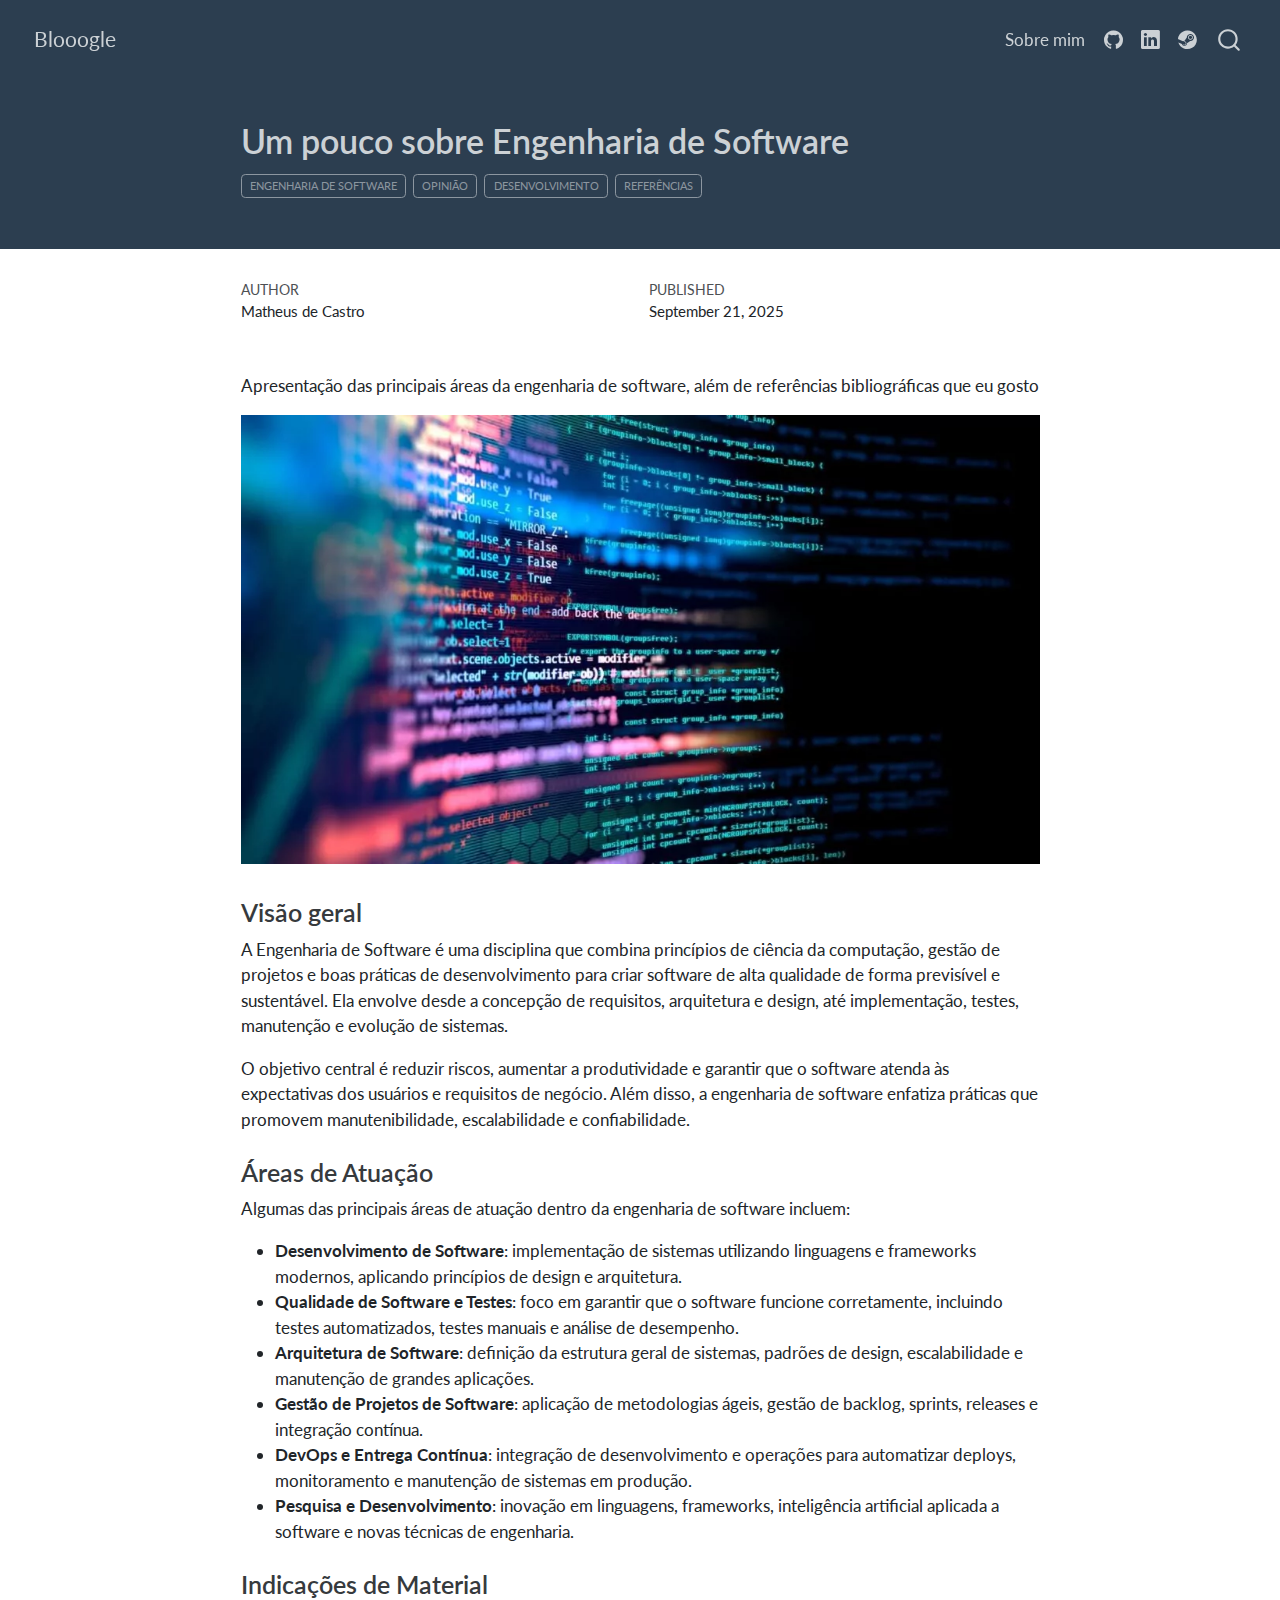
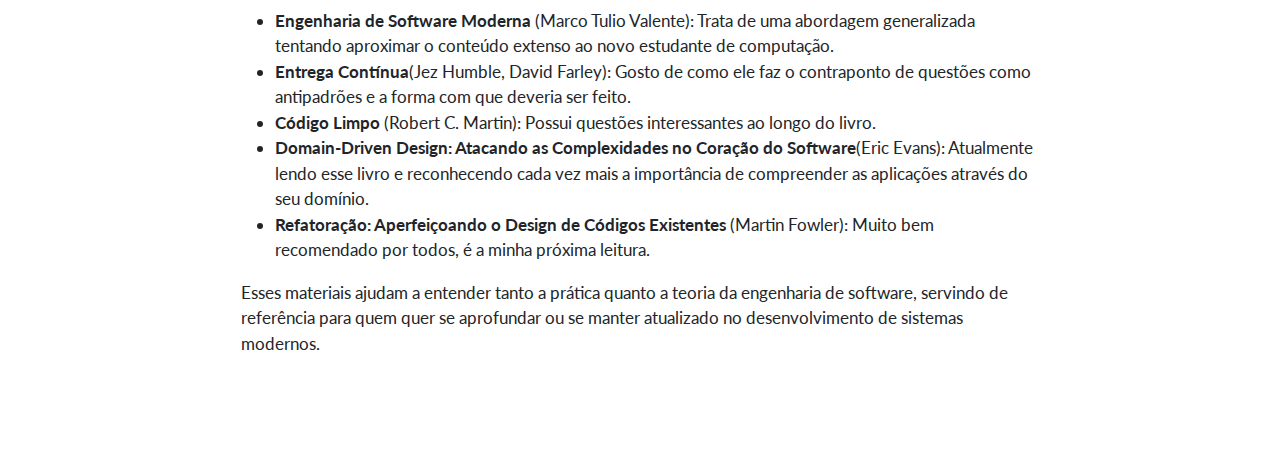
<file: docs/posts/engenharia_software/index.html>
<!DOCTYPE html>
<html xmlns="http://www.w3.org/1999/xhtml" lang="en" xml:lang="en"><head>

<meta charset="utf-8">
<meta name="generator" content="quarto-1.8.24">

<meta name="viewport" content="width=device-width, initial-scale=1.0, user-scalable=yes">

<meta name="author" content="Matheus de Castro">
<meta name="dcterms.date" content="2025-09-21">

<title>Um pouco sobre Engenharia de Software – Blooogle</title>
<style>
code{white-space: pre-wrap;}
span.smallcaps{font-variant: small-caps;}
div.columns{display: flex; gap: min(4vw, 1.5em);}
div.column{flex: auto; overflow-x: auto;}
div.hanging-indent{margin-left: 1.5em; text-indent: -1.5em;}
ul.task-list{list-style: none;}
ul.task-list li input[type="checkbox"] {
  width: 0.8em;
  margin: 0 0.8em 0.2em -1em; /* quarto-specific, see https://github.com/quarto-dev/quarto-cli/issues/4556 */ 
  vertical-align: middle;
}
</style>


<script src="../../site_libs/quarto-nav/quarto-nav.js"></script>
<script src="../../site_libs/quarto-nav/headroom.min.js"></script>
<script src="../../site_libs/clipboard/clipboard.min.js"></script>
<script src="../../site_libs/quarto-search/autocomplete.umd.js"></script>
<script src="../../site_libs/quarto-search/fuse.min.js"></script>
<script src="../../site_libs/quarto-search/quarto-search.js"></script>
<meta name="quarto:offset" content="../../">
<script src="../../site_libs/quarto-html/quarto.js" type="module"></script>
<script src="../../site_libs/quarto-html/tabsets/tabsets.js" type="module"></script>
<script src="../../site_libs/quarto-html/axe/axe-check.js" type="module"></script>
<script src="../../site_libs/quarto-html/popper.min.js"></script>
<script src="../../site_libs/quarto-html/tippy.umd.min.js"></script>
<script src="../../site_libs/quarto-html/anchor.min.js"></script>
<link href="../../site_libs/quarto-html/tippy.css" rel="stylesheet">
<link href="../../site_libs/quarto-html/quarto-syntax-highlighting-dc55a5b9e770e841cd82e46aadbfb9b0.css" rel="stylesheet" id="quarto-text-highlighting-styles">
<script src="../../site_libs/bootstrap/bootstrap.min.js"></script>
<link href="../../site_libs/bootstrap/bootstrap-icons.css" rel="stylesheet">
<link href="../../site_libs/bootstrap/bootstrap-0b4b07b0f6b6a47c93cc880d6cbfc538.min.css" rel="stylesheet" append-hash="true" id="quarto-bootstrap" data-mode="light">
<script id="quarto-search-options" type="application/json">{
  "location": "navbar",
  "copy-button": false,
  "collapse-after": 3,
  "panel-placement": "end",
  "type": "overlay",
  "limit": 50,
  "keyboard-shortcut": [
    "f",
    "/",
    "s"
  ],
  "show-item-context": false,
  "language": {
    "search-no-results-text": "No results",
    "search-matching-documents-text": "matching documents",
    "search-copy-link-title": "Copy link to search",
    "search-hide-matches-text": "Hide additional matches",
    "search-more-match-text": "more match in this document",
    "search-more-matches-text": "more matches in this document",
    "search-clear-button-title": "Clear",
    "search-text-placeholder": "",
    "search-detached-cancel-button-title": "Cancel",
    "search-submit-button-title": "Submit",
    "search-label": "Search"
  }
}</script>


<link rel="stylesheet" href="../../styles.css">
</head>

<body class="nav-fixed fullcontent quarto-light">

<div id="quarto-search-results"></div>
  <header id="quarto-header" class="headroom fixed-top quarto-banner">
    <nav class="navbar navbar-expand-lg " data-bs-theme="dark">
      <div class="navbar-container container-fluid">
      <div class="navbar-brand-container mx-auto">
    <a href="../../index.html" class="navbar-brand navbar-brand-logo">
    </a>
    <a class="navbar-brand" href="../../index.html">
    <span class="navbar-title">Blooogle</span>
    </a>
  </div>
            <div id="quarto-search" class="" title="Search"></div>
          <button class="navbar-toggler" type="button" data-bs-toggle="collapse" data-bs-target="#navbarCollapse" aria-controls="navbarCollapse" role="menu" aria-expanded="false" aria-label="Toggle navigation" onclick="if (window.quartoToggleHeadroom) { window.quartoToggleHeadroom(); }">
  <span class="navbar-toggler-icon"></span>
</button>
          <div class="collapse navbar-collapse" id="navbarCollapse">
            <ul class="navbar-nav navbar-nav-scroll ms-auto">
  <li class="nav-item">
    <a class="nav-link" href="../../about.html"> 
<span class="menu-text">Sobre mim</span></a>
  </li>  
  <li class="nav-item compact">
    <a class="nav-link" href="https://github.com/matheuscasmd"> <i class="bi bi-github" role="img">
</i> 
<span class="menu-text"></span></a>
  </li>  
  <li class="nav-item compact">
    <a class="nav-link" href="https://www.linkedin.com/in/matheus-de-castro-5a6593268/"> <i class="bi bi-linkedin" role="img">
</i> 
<span class="menu-text"></span></a>
  </li>  
  <li class="nav-item compact">
    <a class="nav-link" href="https://steamcommunity.com/id/osprett/"> <i class="bi bi-steam" role="img">
</i> 
<span class="menu-text"></span></a>
  </li>  
</ul>
          </div> <!-- /navcollapse -->
            <div class="quarto-navbar-tools">
</div>
      </div> <!-- /container-fluid -->
    </nav>
</header>
<!-- content -->
<header id="title-block-header" class="quarto-title-block default page-columns page-full">
  <div class="quarto-title-banner page-columns page-full">
    <div class="quarto-title column-body">
      <h1 class="title">Um pouco sobre Engenharia de Software</h1>
                                <div class="quarto-categories">
                <div class="quarto-category">engenharia de software</div>
                <div class="quarto-category">opinião</div>
                <div class="quarto-category">desenvolvimento</div>
                <div class="quarto-category">referências</div>
              </div>
                  </div>
  </div>
    
  
  <div class="quarto-title-meta">

      <div>
      <div class="quarto-title-meta-heading">Author</div>
      <div class="quarto-title-meta-contents">
               <p>Matheus de Castro </p>
            </div>
    </div>
      
      <div>
      <div class="quarto-title-meta-heading">Published</div>
      <div class="quarto-title-meta-contents">
        <p class="date">September 21, 2025</p>
      </div>
    </div>
    
      
    </div>
    
  
  </header><div id="quarto-content" class="quarto-container page-columns page-rows-contents page-layout-article page-navbar">
<!-- sidebar -->
<!-- margin-sidebar -->
    
<!-- main -->
<main class="content quarto-banner-title-block" id="quarto-document-content">





<p>Apresentação das principais áreas da engenharia de software, além de referências bibliográficas que eu gosto</p>
<p><img src="thumbnail.png" class="img-fluid"></p>
<section id="visão-geral" class="level3">
<h3 class="anchored" data-anchor-id="visão-geral">Visão geral</h3>
<p>A Engenharia de Software é uma disciplina que combina princípios de ciência da computação, gestão de projetos e boas práticas de desenvolvimento para criar software de alta qualidade de forma previsível e sustentável. Ela envolve desde a concepção de requisitos, arquitetura e design, até implementação, testes, manutenção e evolução de sistemas.</p>
<p>O objetivo central é reduzir riscos, aumentar a produtividade e garantir que o software atenda às expectativas dos usuários e requisitos de negócio. Além disso, a engenharia de software enfatiza práticas que promovem manutenibilidade, escalabilidade e confiabilidade.</p>
</section>
<section id="áreas-de-atuação" class="level3">
<h3 class="anchored" data-anchor-id="áreas-de-atuação">Áreas de Atuação</h3>
<p>Algumas das principais áreas de atuação dentro da engenharia de software incluem:</p>
<ul>
<li><strong>Desenvolvimento de Software</strong>: implementação de sistemas utilizando linguagens e frameworks modernos, aplicando princípios de design e arquitetura.<br>
</li>
<li><strong>Qualidade de Software e Testes</strong>: foco em garantir que o software funcione corretamente, incluindo testes automatizados, testes manuais e análise de desempenho.<br>
</li>
<li><strong>Arquitetura de Software</strong>: definição da estrutura geral de sistemas, padrões de design, escalabilidade e manutenção de grandes aplicações.<br>
</li>
<li><strong>Gestão de Projetos de Software</strong>: aplicação de metodologias ágeis, gestão de backlog, sprints, releases e integração contínua.<br>
</li>
<li><strong>DevOps e Entrega Contínua</strong>: integração de desenvolvimento e operações para automatizar deploys, monitoramento e manutenção de sistemas em produção.<br>
</li>
<li><strong>Pesquisa e Desenvolvimento</strong>: inovação em linguagens, frameworks, inteligência artificial aplicada a software e novas técnicas de engenharia.</li>
</ul>
</section>
<section id="indicações-de-material" class="level3">
<h3 class="anchored" data-anchor-id="indicações-de-material">Indicações de Material</h3>
<ul>
<li><strong>Engenharia de Software Moderna</strong> (Marco Tulio Valente): Trata de uma abordagem generalizada tentando aproximar o conteúdo extenso ao novo estudante de computação.</li>
<li><strong>Entrega Contínua</strong>(Jez Humble, David Farley): Gosto de como ele faz o contraponto de questões como antipadrões e a forma com que deveria ser feito.</li>
<li><strong>Código Limpo</strong> (Robert C. Martin): Possui questões interessantes ao longo do livro.</li>
<li><strong>Domain-Driven Design: Atacando as Complexidades no Coração do Software</strong>(Eric Evans): Atualmente lendo esse livro e reconhecendo cada vez mais a importância de compreender as aplicações através do seu domínio.</li>
<li><strong>Refatoração: Aperfeiçoando o Design de Códigos Existentes</strong> (Martin Fowler): Muito bem recomendado por todos, é a minha próxima leitura.</li>
</ul>
<p>Esses materiais ajudam a entender tanto a prática quanto a teoria da engenharia de software, servindo de referência para quem quer se aprofundar ou se manter atualizado no desenvolvimento de sistemas modernos.</p>


</section>

</main> <!-- /main -->
<script id="quarto-html-after-body" type="application/javascript">
  window.document.addEventListener("DOMContentLoaded", function (event) {
    const icon = "";
    const anchorJS = new window.AnchorJS();
    anchorJS.options = {
      placement: 'right',
      icon: icon
    };
    anchorJS.add('.anchored');
    const isCodeAnnotation = (el) => {
      for (const clz of el.classList) {
        if (clz.startsWith('code-annotation-')) {                     
          return true;
        }
      }
      return false;
    }
    const onCopySuccess = function(e) {
      // button target
      const button = e.trigger;
      // don't keep focus
      button.blur();
      // flash "checked"
      button.classList.add('code-copy-button-checked');
      var currentTitle = button.getAttribute("title");
      button.setAttribute("title", "Copied!");
      let tooltip;
      if (window.bootstrap) {
        button.setAttribute("data-bs-toggle", "tooltip");
        button.setAttribute("data-bs-placement", "left");
        button.setAttribute("data-bs-title", "Copied!");
        tooltip = new bootstrap.Tooltip(button, 
          { trigger: "manual", 
            customClass: "code-copy-button-tooltip",
            offset: [0, -8]});
        tooltip.show();    
      }
      setTimeout(function() {
        if (tooltip) {
          tooltip.hide();
          button.removeAttribute("data-bs-title");
          button.removeAttribute("data-bs-toggle");
          button.removeAttribute("data-bs-placement");
        }
        button.setAttribute("title", currentTitle);
        button.classList.remove('code-copy-button-checked');
      }, 1000);
      // clear code selection
      e.clearSelection();
    }
    const getTextToCopy = function(trigger) {
      const outerScaffold = trigger.parentElement.cloneNode(true);
      const codeEl = outerScaffold.querySelector('code');
      for (const childEl of codeEl.children) {
        if (isCodeAnnotation(childEl)) {
          childEl.remove();
        }
      }
      return codeEl.innerText;
    }
    const clipboard = new window.ClipboardJS('.code-copy-button:not([data-in-quarto-modal])', {
      text: getTextToCopy
    });
    clipboard.on('success', onCopySuccess);
    if (window.document.getElementById('quarto-embedded-source-code-modal')) {
      const clipboardModal = new window.ClipboardJS('.code-copy-button[data-in-quarto-modal]', {
        text: getTextToCopy,
        container: window.document.getElementById('quarto-embedded-source-code-modal')
      });
      clipboardModal.on('success', onCopySuccess);
    }
      var localhostRegex = new RegExp(/^(?:http|https):\/\/localhost\:?[0-9]*\//);
      var mailtoRegex = new RegExp(/^mailto:/);
        var filterRegex = new RegExp("https:\/\/your-website-url\.example\.com");
      var isInternal = (href) => {
          return filterRegex.test(href) || localhostRegex.test(href) || mailtoRegex.test(href);
      }
      // Inspect non-navigation links and adorn them if external
     var links = window.document.querySelectorAll('a[href]:not(.nav-link):not(.navbar-brand):not(.toc-action):not(.sidebar-link):not(.sidebar-item-toggle):not(.pagination-link):not(.no-external):not([aria-hidden]):not(.dropdown-item):not(.quarto-navigation-tool):not(.about-link)');
      for (var i=0; i<links.length; i++) {
        const link = links[i];
        if (!isInternal(link.href)) {
          // undo the damage that might have been done by quarto-nav.js in the case of
          // links that we want to consider external
          if (link.dataset.originalHref !== undefined) {
            link.href = link.dataset.originalHref;
          }
        }
      }
    function tippyHover(el, contentFn, onTriggerFn, onUntriggerFn) {
      const config = {
        allowHTML: true,
        maxWidth: 500,
        delay: 100,
        arrow: false,
        appendTo: function(el) {
            return el.parentElement;
        },
        interactive: true,
        interactiveBorder: 10,
        theme: 'quarto',
        placement: 'bottom-start',
      };
      if (contentFn) {
        config.content = contentFn;
      }
      if (onTriggerFn) {
        config.onTrigger = onTriggerFn;
      }
      if (onUntriggerFn) {
        config.onUntrigger = onUntriggerFn;
      }
      window.tippy(el, config); 
    }
    const noterefs = window.document.querySelectorAll('a[role="doc-noteref"]');
    for (var i=0; i<noterefs.length; i++) {
      const ref = noterefs[i];
      tippyHover(ref, function() {
        // use id or data attribute instead here
        let href = ref.getAttribute('data-footnote-href') || ref.getAttribute('href');
        try { href = new URL(href).hash; } catch {}
        const id = href.replace(/^#\/?/, "");
        const note = window.document.getElementById(id);
        if (note) {
          return note.innerHTML;
        } else {
          return "";
        }
      });
    }
    const xrefs = window.document.querySelectorAll('a.quarto-xref');
    const processXRef = (id, note) => {
      // Strip column container classes
      const stripColumnClz = (el) => {
        el.classList.remove("page-full", "page-columns");
        if (el.children) {
          for (const child of el.children) {
            stripColumnClz(child);
          }
        }
      }
      stripColumnClz(note)
      if (id === null || id.startsWith('sec-')) {
        // Special case sections, only their first couple elements
        const container = document.createElement("div");
        if (note.children && note.children.length > 2) {
          container.appendChild(note.children[0].cloneNode(true));
          for (let i = 1; i < note.children.length; i++) {
            const child = note.children[i];
            if (child.tagName === "P" && child.innerText === "") {
              continue;
            } else {
              container.appendChild(child.cloneNode(true));
              break;
            }
          }
          if (window.Quarto?.typesetMath) {
            window.Quarto.typesetMath(container);
          }
          return container.innerHTML
        } else {
          if (window.Quarto?.typesetMath) {
            window.Quarto.typesetMath(note);
          }
          return note.innerHTML;
        }
      } else {
        // Remove any anchor links if they are present
        const anchorLink = note.querySelector('a.anchorjs-link');
        if (anchorLink) {
          anchorLink.remove();
        }
        if (window.Quarto?.typesetMath) {
          window.Quarto.typesetMath(note);
        }
        if (note.classList.contains("callout")) {
          return note.outerHTML;
        } else {
          return note.innerHTML;
        }
      }
    }
    for (var i=0; i<xrefs.length; i++) {
      const xref = xrefs[i];
      tippyHover(xref, undefined, function(instance) {
        instance.disable();
        let url = xref.getAttribute('href');
        let hash = undefined; 
        if (url.startsWith('#')) {
          hash = url;
        } else {
          try { hash = new URL(url).hash; } catch {}
        }
        if (hash) {
          const id = hash.replace(/^#\/?/, "");
          const note = window.document.getElementById(id);
          if (note !== null) {
            try {
              const html = processXRef(id, note.cloneNode(true));
              instance.setContent(html);
            } finally {
              instance.enable();
              instance.show();
            }
          } else {
            // See if we can fetch this
            fetch(url.split('#')[0])
            .then(res => res.text())
            .then(html => {
              const parser = new DOMParser();
              const htmlDoc = parser.parseFromString(html, "text/html");
              const note = htmlDoc.getElementById(id);
              if (note !== null) {
                const html = processXRef(id, note);
                instance.setContent(html);
              } 
            }).finally(() => {
              instance.enable();
              instance.show();
            });
          }
        } else {
          // See if we can fetch a full url (with no hash to target)
          // This is a special case and we should probably do some content thinning / targeting
          fetch(url)
          .then(res => res.text())
          .then(html => {
            const parser = new DOMParser();
            const htmlDoc = parser.parseFromString(html, "text/html");
            const note = htmlDoc.querySelector('main.content');
            if (note !== null) {
              // This should only happen for chapter cross references
              // (since there is no id in the URL)
              // remove the first header
              if (note.children.length > 0 && note.children[0].tagName === "HEADER") {
                note.children[0].remove();
              }
              const html = processXRef(null, note);
              instance.setContent(html);
            } 
          }).finally(() => {
            instance.enable();
            instance.show();
          });
        }
      }, function(instance) {
      });
    }
        let selectedAnnoteEl;
        const selectorForAnnotation = ( cell, annotation) => {
          let cellAttr = 'data-code-cell="' + cell + '"';
          let lineAttr = 'data-code-annotation="' +  annotation + '"';
          const selector = 'span[' + cellAttr + '][' + lineAttr + ']';
          return selector;
        }
        const selectCodeLines = (annoteEl) => {
          const doc = window.document;
          const targetCell = annoteEl.getAttribute("data-target-cell");
          const targetAnnotation = annoteEl.getAttribute("data-target-annotation");
          const annoteSpan = window.document.querySelector(selectorForAnnotation(targetCell, targetAnnotation));
          const lines = annoteSpan.getAttribute("data-code-lines").split(",");
          const lineIds = lines.map((line) => {
            return targetCell + "-" + line;
          })
          let top = null;
          let height = null;
          let parent = null;
          if (lineIds.length > 0) {
              //compute the position of the single el (top and bottom and make a div)
              const el = window.document.getElementById(lineIds[0]);
              top = el.offsetTop;
              height = el.offsetHeight;
              parent = el.parentElement.parentElement;
            if (lineIds.length > 1) {
              const lastEl = window.document.getElementById(lineIds[lineIds.length - 1]);
              const bottom = lastEl.offsetTop + lastEl.offsetHeight;
              height = bottom - top;
            }
            if (top !== null && height !== null && parent !== null) {
              // cook up a div (if necessary) and position it 
              let div = window.document.getElementById("code-annotation-line-highlight");
              if (div === null) {
                div = window.document.createElement("div");
                div.setAttribute("id", "code-annotation-line-highlight");
                div.style.position = 'absolute';
                parent.appendChild(div);
              }
              div.style.top = top - 2 + "px";
              div.style.height = height + 4 + "px";
              div.style.left = 0;
              let gutterDiv = window.document.getElementById("code-annotation-line-highlight-gutter");
              if (gutterDiv === null) {
                gutterDiv = window.document.createElement("div");
                gutterDiv.setAttribute("id", "code-annotation-line-highlight-gutter");
                gutterDiv.style.position = 'absolute';
                const codeCell = window.document.getElementById(targetCell);
                const gutter = codeCell.querySelector('.code-annotation-gutter');
                gutter.appendChild(gutterDiv);
              }
              gutterDiv.style.top = top - 2 + "px";
              gutterDiv.style.height = height + 4 + "px";
            }
            selectedAnnoteEl = annoteEl;
          }
        };
        const unselectCodeLines = () => {
          const elementsIds = ["code-annotation-line-highlight", "code-annotation-line-highlight-gutter"];
          elementsIds.forEach((elId) => {
            const div = window.document.getElementById(elId);
            if (div) {
              div.remove();
            }
          });
          selectedAnnoteEl = undefined;
        };
          // Handle positioning of the toggle
      window.addEventListener(
        "resize",
        throttle(() => {
          elRect = undefined;
          if (selectedAnnoteEl) {
            selectCodeLines(selectedAnnoteEl);
          }
        }, 10)
      );
      function throttle(fn, ms) {
      let throttle = false;
      let timer;
        return (...args) => {
          if(!throttle) { // first call gets through
              fn.apply(this, args);
              throttle = true;
          } else { // all the others get throttled
              if(timer) clearTimeout(timer); // cancel #2
              timer = setTimeout(() => {
                fn.apply(this, args);
                timer = throttle = false;
              }, ms);
          }
        };
      }
        // Attach click handler to the DT
        const annoteDls = window.document.querySelectorAll('dt[data-target-cell]');
        for (const annoteDlNode of annoteDls) {
          annoteDlNode.addEventListener('click', (event) => {
            const clickedEl = event.target;
            if (clickedEl !== selectedAnnoteEl) {
              unselectCodeLines();
              const activeEl = window.document.querySelector('dt[data-target-cell].code-annotation-active');
              if (activeEl) {
                activeEl.classList.remove('code-annotation-active');
              }
              selectCodeLines(clickedEl);
              clickedEl.classList.add('code-annotation-active');
            } else {
              // Unselect the line
              unselectCodeLines();
              clickedEl.classList.remove('code-annotation-active');
            }
          });
        }
    const findCites = (el) => {
      const parentEl = el.parentElement;
      if (parentEl) {
        const cites = parentEl.dataset.cites;
        if (cites) {
          return {
            el,
            cites: cites.split(' ')
          };
        } else {
          return findCites(el.parentElement)
        }
      } else {
        return undefined;
      }
    };
    var bibliorefs = window.document.querySelectorAll('a[role="doc-biblioref"]');
    for (var i=0; i<bibliorefs.length; i++) {
      const ref = bibliorefs[i];
      const citeInfo = findCites(ref);
      if (citeInfo) {
        tippyHover(citeInfo.el, function() {
          var popup = window.document.createElement('div');
          citeInfo.cites.forEach(function(cite) {
            var citeDiv = window.document.createElement('div');
            citeDiv.classList.add('hanging-indent');
            citeDiv.classList.add('csl-entry');
            var biblioDiv = window.document.getElementById('ref-' + cite);
            if (biblioDiv) {
              citeDiv.innerHTML = biblioDiv.innerHTML;
            }
            popup.appendChild(citeDiv);
          });
          return popup.innerHTML;
        });
      }
    }
  });
  </script>
</div> <!-- /content -->




</body></html>
</file>
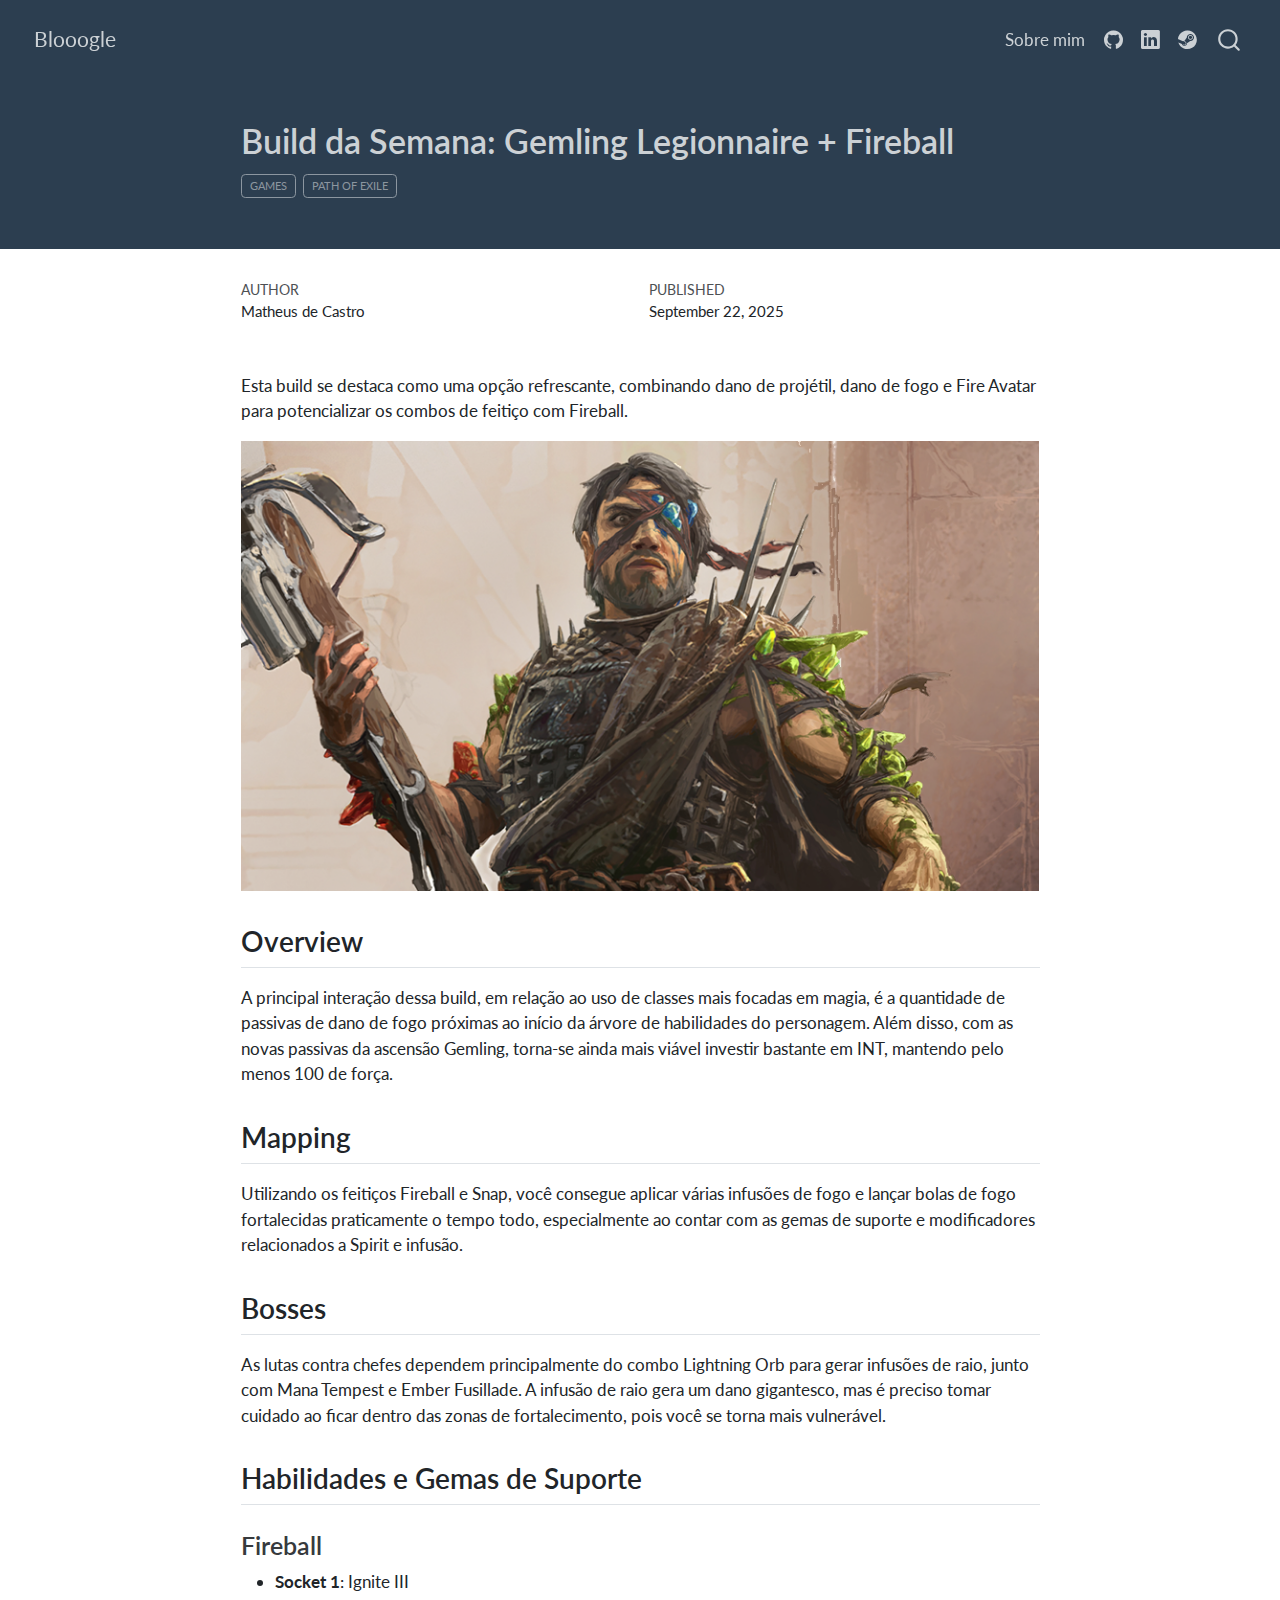
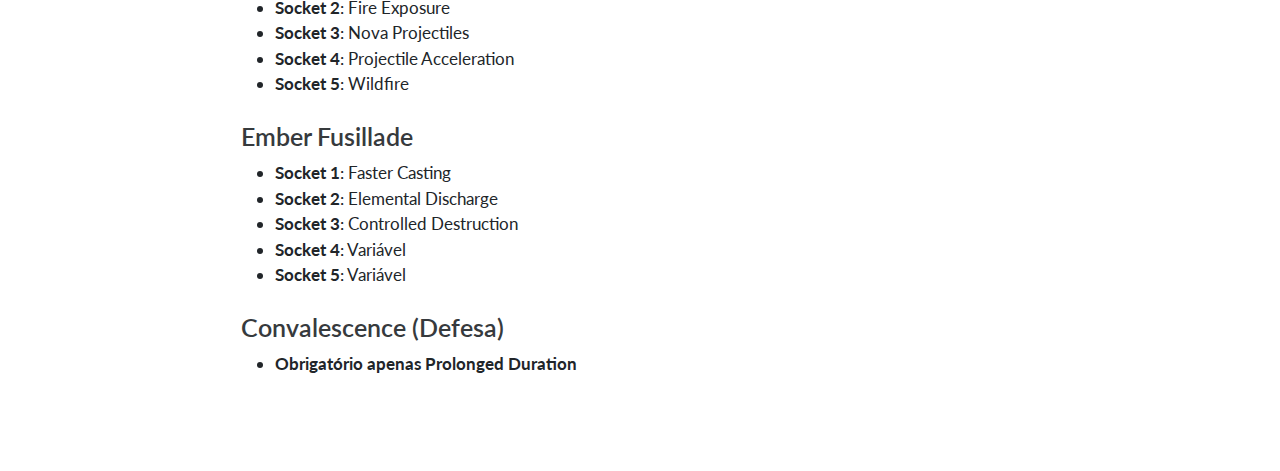
<file: docs/posts/poebuild/index.html>
<!DOCTYPE html>
<html xmlns="http://www.w3.org/1999/xhtml" lang="en" xml:lang="en"><head>

<meta charset="utf-8">
<meta name="generator" content="quarto-1.8.24">

<meta name="viewport" content="width=device-width, initial-scale=1.0, user-scalable=yes">

<meta name="author" content="Matheus de Castro">
<meta name="dcterms.date" content="2025-09-22">

<title>Build da Semana: Gemling Legionnaire + Fireball – Blooogle</title>
<style>
code{white-space: pre-wrap;}
span.smallcaps{font-variant: small-caps;}
div.columns{display: flex; gap: min(4vw, 1.5em);}
div.column{flex: auto; overflow-x: auto;}
div.hanging-indent{margin-left: 1.5em; text-indent: -1.5em;}
ul.task-list{list-style: none;}
ul.task-list li input[type="checkbox"] {
  width: 0.8em;
  margin: 0 0.8em 0.2em -1em; /* quarto-specific, see https://github.com/quarto-dev/quarto-cli/issues/4556 */ 
  vertical-align: middle;
}
</style>


<script src="../../site_libs/quarto-nav/quarto-nav.js"></script>
<script src="../../site_libs/quarto-nav/headroom.min.js"></script>
<script src="../../site_libs/clipboard/clipboard.min.js"></script>
<script src="../../site_libs/quarto-search/autocomplete.umd.js"></script>
<script src="../../site_libs/quarto-search/fuse.min.js"></script>
<script src="../../site_libs/quarto-search/quarto-search.js"></script>
<meta name="quarto:offset" content="../../">
<script src="../../site_libs/quarto-html/quarto.js" type="module"></script>
<script src="../../site_libs/quarto-html/tabsets/tabsets.js" type="module"></script>
<script src="../../site_libs/quarto-html/axe/axe-check.js" type="module"></script>
<script src="../../site_libs/quarto-html/popper.min.js"></script>
<script src="../../site_libs/quarto-html/tippy.umd.min.js"></script>
<script src="../../site_libs/quarto-html/anchor.min.js"></script>
<link href="../../site_libs/quarto-html/tippy.css" rel="stylesheet">
<link href="../../site_libs/quarto-html/quarto-syntax-highlighting-dc55a5b9e770e841cd82e46aadbfb9b0.css" rel="stylesheet" id="quarto-text-highlighting-styles">
<script src="../../site_libs/bootstrap/bootstrap.min.js"></script>
<link href="../../site_libs/bootstrap/bootstrap-icons.css" rel="stylesheet">
<link href="../../site_libs/bootstrap/bootstrap-0b4b07b0f6b6a47c93cc880d6cbfc538.min.css" rel="stylesheet" append-hash="true" id="quarto-bootstrap" data-mode="light">
<script id="quarto-search-options" type="application/json">{
  "location": "navbar",
  "copy-button": false,
  "collapse-after": 3,
  "panel-placement": "end",
  "type": "overlay",
  "limit": 50,
  "keyboard-shortcut": [
    "f",
    "/",
    "s"
  ],
  "show-item-context": false,
  "language": {
    "search-no-results-text": "No results",
    "search-matching-documents-text": "matching documents",
    "search-copy-link-title": "Copy link to search",
    "search-hide-matches-text": "Hide additional matches",
    "search-more-match-text": "more match in this document",
    "search-more-matches-text": "more matches in this document",
    "search-clear-button-title": "Clear",
    "search-text-placeholder": "",
    "search-detached-cancel-button-title": "Cancel",
    "search-submit-button-title": "Submit",
    "search-label": "Search"
  }
}</script>


<link rel="stylesheet" href="../../styles.css">
</head>

<body class="nav-fixed fullcontent quarto-light">

<div id="quarto-search-results"></div>
  <header id="quarto-header" class="headroom fixed-top quarto-banner">
    <nav class="navbar navbar-expand-lg " data-bs-theme="dark">
      <div class="navbar-container container-fluid">
      <div class="navbar-brand-container mx-auto">
    <a href="../../index.html" class="navbar-brand navbar-brand-logo">
    </a>
    <a class="navbar-brand" href="../../index.html">
    <span class="navbar-title">Blooogle</span>
    </a>
  </div>
            <div id="quarto-search" class="" title="Search"></div>
          <button class="navbar-toggler" type="button" data-bs-toggle="collapse" data-bs-target="#navbarCollapse" aria-controls="navbarCollapse" role="menu" aria-expanded="false" aria-label="Toggle navigation" onclick="if (window.quartoToggleHeadroom) { window.quartoToggleHeadroom(); }">
  <span class="navbar-toggler-icon"></span>
</button>
          <div class="collapse navbar-collapse" id="navbarCollapse">
            <ul class="navbar-nav navbar-nav-scroll ms-auto">
  <li class="nav-item">
    <a class="nav-link" href="../../about.html"> 
<span class="menu-text">Sobre mim</span></a>
  </li>  
  <li class="nav-item compact">
    <a class="nav-link" href="https://github.com/matheuscasmd"> <i class="bi bi-github" role="img">
</i> 
<span class="menu-text"></span></a>
  </li>  
  <li class="nav-item compact">
    <a class="nav-link" href="https://www.linkedin.com/in/matheus-de-castro-5a6593268/"> <i class="bi bi-linkedin" role="img">
</i> 
<span class="menu-text"></span></a>
  </li>  
  <li class="nav-item compact">
    <a class="nav-link" href="https://steamcommunity.com/id/osprett/"> <i class="bi bi-steam" role="img">
</i> 
<span class="menu-text"></span></a>
  </li>  
</ul>
          </div> <!-- /navcollapse -->
            <div class="quarto-navbar-tools">
</div>
      </div> <!-- /container-fluid -->
    </nav>
</header>
<!-- content -->
<header id="title-block-header" class="quarto-title-block default page-columns page-full">
  <div class="quarto-title-banner page-columns page-full">
    <div class="quarto-title column-body">
      <h1 class="title">Build da Semana: Gemling Legionnaire + Fireball</h1>
                                <div class="quarto-categories">
                <div class="quarto-category">games</div>
                <div class="quarto-category">path of exile</div>
              </div>
                  </div>
  </div>
    
  
  <div class="quarto-title-meta">

      <div>
      <div class="quarto-title-meta-heading">Author</div>
      <div class="quarto-title-meta-contents">
               <p>Matheus de Castro </p>
            </div>
    </div>
      
      <div>
      <div class="quarto-title-meta-heading">Published</div>
      <div class="quarto-title-meta-contents">
        <p class="date">September 22, 2025</p>
      </div>
    </div>
    
      
    </div>
    
  
  </header><div id="quarto-content" class="quarto-container page-columns page-rows-contents page-layout-article page-navbar">
<!-- sidebar -->
<!-- margin-sidebar -->
    
<!-- main -->
<main class="content quarto-banner-title-block" id="quarto-document-content">





<p>Esta build se destaca como uma opção refrescante, combinando dano de projétil, dano de fogo e Fire Avatar para potencializar os combos de feitiço com Fireball.</p>
<p><img src="thumbnail.png" class="img-fluid"></p>
<section id="overview" class="level2">
<h2 class="anchored" data-anchor-id="overview">Overview</h2>
<p>A principal interação dessa build, em relação ao uso de classes mais focadas em magia, é a quantidade de passivas de dano de fogo próximas ao início da árvore de habilidades do personagem. Além disso, com as novas passivas da ascensão Gemling, torna-se ainda mais viável investir bastante em INT, mantendo pelo menos 100 de força.</p>
</section>
<section id="mapping" class="level2">
<h2 class="anchored" data-anchor-id="mapping">Mapping</h2>
<p>Utilizando os feitiços Fireball e Snap, você consegue aplicar várias infusões de fogo e lançar bolas de fogo fortalecidas praticamente o tempo todo, especialmente ao contar com as gemas de suporte e modificadores relacionados a Spirit e infusão.</p>
</section>
<section id="bosses" class="level2">
<h2 class="anchored" data-anchor-id="bosses">Bosses</h2>
<p>As lutas contra chefes dependem principalmente do combo Lightning Orb para gerar infusões de raio, junto com Mana Tempest e Ember Fusillade. A infusão de raio gera um dano gigantesco, mas é preciso tomar cuidado ao ficar dentro das zonas de fortalecimento, pois você se torna mais vulnerável.</p>
</section>
<section id="habilidades-e-gemas-de-suporte" class="level2">
<h2 class="anchored" data-anchor-id="habilidades-e-gemas-de-suporte">Habilidades e Gemas de Suporte</h2>
<section id="fireball" class="level3">
<h3 class="anchored" data-anchor-id="fireball">Fireball</h3>
<ul>
<li><strong>Socket 1</strong>: Ignite III</li>
<li><strong>Socket 2</strong>: Fire Exposure</li>
<li><strong>Socket 3</strong>: Nova Projectiles</li>
<li><strong>Socket 4</strong>: Projectile Acceleration</li>
<li><strong>Socket 5</strong>: Wildfire</li>
</ul>
</section>
<section id="ember-fusillade" class="level3">
<h3 class="anchored" data-anchor-id="ember-fusillade">Ember Fusillade</h3>
<ul>
<li><strong>Socket 1</strong>: Faster Casting</li>
<li><strong>Socket 2</strong>: Elemental Discharge</li>
<li><strong>Socket 3</strong>: Controlled Destruction</li>
<li><strong>Socket 4</strong>: Variável</li>
<li><strong>Socket 5</strong>: Variável</li>
</ul>
</section>
<section id="convalescence-defesa" class="level3">
<h3 class="anchored" data-anchor-id="convalescence-defesa">Convalescence (Defesa)</h3>
<ul>
<li><strong>Obrigatório apenas Prolonged Duration</strong></li>
</ul>


</section>
</section>

</main> <!-- /main -->
<script id="quarto-html-after-body" type="application/javascript">
  window.document.addEventListener("DOMContentLoaded", function (event) {
    const icon = "";
    const anchorJS = new window.AnchorJS();
    anchorJS.options = {
      placement: 'right',
      icon: icon
    };
    anchorJS.add('.anchored');
    const isCodeAnnotation = (el) => {
      for (const clz of el.classList) {
        if (clz.startsWith('code-annotation-')) {                     
          return true;
        }
      }
      return false;
    }
    const onCopySuccess = function(e) {
      // button target
      const button = e.trigger;
      // don't keep focus
      button.blur();
      // flash "checked"
      button.classList.add('code-copy-button-checked');
      var currentTitle = button.getAttribute("title");
      button.setAttribute("title", "Copied!");
      let tooltip;
      if (window.bootstrap) {
        button.setAttribute("data-bs-toggle", "tooltip");
        button.setAttribute("data-bs-placement", "left");
        button.setAttribute("data-bs-title", "Copied!");
        tooltip = new bootstrap.Tooltip(button, 
          { trigger: "manual", 
            customClass: "code-copy-button-tooltip",
            offset: [0, -8]});
        tooltip.show();    
      }
      setTimeout(function() {
        if (tooltip) {
          tooltip.hide();
          button.removeAttribute("data-bs-title");
          button.removeAttribute("data-bs-toggle");
          button.removeAttribute("data-bs-placement");
        }
        button.setAttribute("title", currentTitle);
        button.classList.remove('code-copy-button-checked');
      }, 1000);
      // clear code selection
      e.clearSelection();
    }
    const getTextToCopy = function(trigger) {
      const outerScaffold = trigger.parentElement.cloneNode(true);
      const codeEl = outerScaffold.querySelector('code');
      for (const childEl of codeEl.children) {
        if (isCodeAnnotation(childEl)) {
          childEl.remove();
        }
      }
      return codeEl.innerText;
    }
    const clipboard = new window.ClipboardJS('.code-copy-button:not([data-in-quarto-modal])', {
      text: getTextToCopy
    });
    clipboard.on('success', onCopySuccess);
    if (window.document.getElementById('quarto-embedded-source-code-modal')) {
      const clipboardModal = new window.ClipboardJS('.code-copy-button[data-in-quarto-modal]', {
        text: getTextToCopy,
        container: window.document.getElementById('quarto-embedded-source-code-modal')
      });
      clipboardModal.on('success', onCopySuccess);
    }
      var localhostRegex = new RegExp(/^(?:http|https):\/\/localhost\:?[0-9]*\//);
      var mailtoRegex = new RegExp(/^mailto:/);
        var filterRegex = new RegExp("https:\/\/your-website-url\.example\.com");
      var isInternal = (href) => {
          return filterRegex.test(href) || localhostRegex.test(href) || mailtoRegex.test(href);
      }
      // Inspect non-navigation links and adorn them if external
     var links = window.document.querySelectorAll('a[href]:not(.nav-link):not(.navbar-brand):not(.toc-action):not(.sidebar-link):not(.sidebar-item-toggle):not(.pagination-link):not(.no-external):not([aria-hidden]):not(.dropdown-item):not(.quarto-navigation-tool):not(.about-link)');
      for (var i=0; i<links.length; i++) {
        const link = links[i];
        if (!isInternal(link.href)) {
          // undo the damage that might have been done by quarto-nav.js in the case of
          // links that we want to consider external
          if (link.dataset.originalHref !== undefined) {
            link.href = link.dataset.originalHref;
          }
        }
      }
    function tippyHover(el, contentFn, onTriggerFn, onUntriggerFn) {
      const config = {
        allowHTML: true,
        maxWidth: 500,
        delay: 100,
        arrow: false,
        appendTo: function(el) {
            return el.parentElement;
        },
        interactive: true,
        interactiveBorder: 10,
        theme: 'quarto',
        placement: 'bottom-start',
      };
      if (contentFn) {
        config.content = contentFn;
      }
      if (onTriggerFn) {
        config.onTrigger = onTriggerFn;
      }
      if (onUntriggerFn) {
        config.onUntrigger = onUntriggerFn;
      }
      window.tippy(el, config); 
    }
    const noterefs = window.document.querySelectorAll('a[role="doc-noteref"]');
    for (var i=0; i<noterefs.length; i++) {
      const ref = noterefs[i];
      tippyHover(ref, function() {
        // use id or data attribute instead here
        let href = ref.getAttribute('data-footnote-href') || ref.getAttribute('href');
        try { href = new URL(href).hash; } catch {}
        const id = href.replace(/^#\/?/, "");
        const note = window.document.getElementById(id);
        if (note) {
          return note.innerHTML;
        } else {
          return "";
        }
      });
    }
    const xrefs = window.document.querySelectorAll('a.quarto-xref');
    const processXRef = (id, note) => {
      // Strip column container classes
      const stripColumnClz = (el) => {
        el.classList.remove("page-full", "page-columns");
        if (el.children) {
          for (const child of el.children) {
            stripColumnClz(child);
          }
        }
      }
      stripColumnClz(note)
      if (id === null || id.startsWith('sec-')) {
        // Special case sections, only their first couple elements
        const container = document.createElement("div");
        if (note.children && note.children.length > 2) {
          container.appendChild(note.children[0].cloneNode(true));
          for (let i = 1; i < note.children.length; i++) {
            const child = note.children[i];
            if (child.tagName === "P" && child.innerText === "") {
              continue;
            } else {
              container.appendChild(child.cloneNode(true));
              break;
            }
          }
          if (window.Quarto?.typesetMath) {
            window.Quarto.typesetMath(container);
          }
          return container.innerHTML
        } else {
          if (window.Quarto?.typesetMath) {
            window.Quarto.typesetMath(note);
          }
          return note.innerHTML;
        }
      } else {
        // Remove any anchor links if they are present
        const anchorLink = note.querySelector('a.anchorjs-link');
        if (anchorLink) {
          anchorLink.remove();
        }
        if (window.Quarto?.typesetMath) {
          window.Quarto.typesetMath(note);
        }
        if (note.classList.contains("callout")) {
          return note.outerHTML;
        } else {
          return note.innerHTML;
        }
      }
    }
    for (var i=0; i<xrefs.length; i++) {
      const xref = xrefs[i];
      tippyHover(xref, undefined, function(instance) {
        instance.disable();
        let url = xref.getAttribute('href');
        let hash = undefined; 
        if (url.startsWith('#')) {
          hash = url;
        } else {
          try { hash = new URL(url).hash; } catch {}
        }
        if (hash) {
          const id = hash.replace(/^#\/?/, "");
          const note = window.document.getElementById(id);
          if (note !== null) {
            try {
              const html = processXRef(id, note.cloneNode(true));
              instance.setContent(html);
            } finally {
              instance.enable();
              instance.show();
            }
          } else {
            // See if we can fetch this
            fetch(url.split('#')[0])
            .then(res => res.text())
            .then(html => {
              const parser = new DOMParser();
              const htmlDoc = parser.parseFromString(html, "text/html");
              const note = htmlDoc.getElementById(id);
              if (note !== null) {
                const html = processXRef(id, note);
                instance.setContent(html);
              } 
            }).finally(() => {
              instance.enable();
              instance.show();
            });
          }
        } else {
          // See if we can fetch a full url (with no hash to target)
          // This is a special case and we should probably do some content thinning / targeting
          fetch(url)
          .then(res => res.text())
          .then(html => {
            const parser = new DOMParser();
            const htmlDoc = parser.parseFromString(html, "text/html");
            const note = htmlDoc.querySelector('main.content');
            if (note !== null) {
              // This should only happen for chapter cross references
              // (since there is no id in the URL)
              // remove the first header
              if (note.children.length > 0 && note.children[0].tagName === "HEADER") {
                note.children[0].remove();
              }
              const html = processXRef(null, note);
              instance.setContent(html);
            } 
          }).finally(() => {
            instance.enable();
            instance.show();
          });
        }
      }, function(instance) {
      });
    }
        let selectedAnnoteEl;
        const selectorForAnnotation = ( cell, annotation) => {
          let cellAttr = 'data-code-cell="' + cell + '"';
          let lineAttr = 'data-code-annotation="' +  annotation + '"';
          const selector = 'span[' + cellAttr + '][' + lineAttr + ']';
          return selector;
        }
        const selectCodeLines = (annoteEl) => {
          const doc = window.document;
          const targetCell = annoteEl.getAttribute("data-target-cell");
          const targetAnnotation = annoteEl.getAttribute("data-target-annotation");
          const annoteSpan = window.document.querySelector(selectorForAnnotation(targetCell, targetAnnotation));
          const lines = annoteSpan.getAttribute("data-code-lines").split(",");
          const lineIds = lines.map((line) => {
            return targetCell + "-" + line;
          })
          let top = null;
          let height = null;
          let parent = null;
          if (lineIds.length > 0) {
              //compute the position of the single el (top and bottom and make a div)
              const el = window.document.getElementById(lineIds[0]);
              top = el.offsetTop;
              height = el.offsetHeight;
              parent = el.parentElement.parentElement;
            if (lineIds.length > 1) {
              const lastEl = window.document.getElementById(lineIds[lineIds.length - 1]);
              const bottom = lastEl.offsetTop + lastEl.offsetHeight;
              height = bottom - top;
            }
            if (top !== null && height !== null && parent !== null) {
              // cook up a div (if necessary) and position it 
              let div = window.document.getElementById("code-annotation-line-highlight");
              if (div === null) {
                div = window.document.createElement("div");
                div.setAttribute("id", "code-annotation-line-highlight");
                div.style.position = 'absolute';
                parent.appendChild(div);
              }
              div.style.top = top - 2 + "px";
              div.style.height = height + 4 + "px";
              div.style.left = 0;
              let gutterDiv = window.document.getElementById("code-annotation-line-highlight-gutter");
              if (gutterDiv === null) {
                gutterDiv = window.document.createElement("div");
                gutterDiv.setAttribute("id", "code-annotation-line-highlight-gutter");
                gutterDiv.style.position = 'absolute';
                const codeCell = window.document.getElementById(targetCell);
                const gutter = codeCell.querySelector('.code-annotation-gutter');
                gutter.appendChild(gutterDiv);
              }
              gutterDiv.style.top = top - 2 + "px";
              gutterDiv.style.height = height + 4 + "px";
            }
            selectedAnnoteEl = annoteEl;
          }
        };
        const unselectCodeLines = () => {
          const elementsIds = ["code-annotation-line-highlight", "code-annotation-line-highlight-gutter"];
          elementsIds.forEach((elId) => {
            const div = window.document.getElementById(elId);
            if (div) {
              div.remove();
            }
          });
          selectedAnnoteEl = undefined;
        };
          // Handle positioning of the toggle
      window.addEventListener(
        "resize",
        throttle(() => {
          elRect = undefined;
          if (selectedAnnoteEl) {
            selectCodeLines(selectedAnnoteEl);
          }
        }, 10)
      );
      function throttle(fn, ms) {
      let throttle = false;
      let timer;
        return (...args) => {
          if(!throttle) { // first call gets through
              fn.apply(this, args);
              throttle = true;
          } else { // all the others get throttled
              if(timer) clearTimeout(timer); // cancel #2
              timer = setTimeout(() => {
                fn.apply(this, args);
                timer = throttle = false;
              }, ms);
          }
        };
      }
        // Attach click handler to the DT
        const annoteDls = window.document.querySelectorAll('dt[data-target-cell]');
        for (const annoteDlNode of annoteDls) {
          annoteDlNode.addEventListener('click', (event) => {
            const clickedEl = event.target;
            if (clickedEl !== selectedAnnoteEl) {
              unselectCodeLines();
              const activeEl = window.document.querySelector('dt[data-target-cell].code-annotation-active');
              if (activeEl) {
                activeEl.classList.remove('code-annotation-active');
              }
              selectCodeLines(clickedEl);
              clickedEl.classList.add('code-annotation-active');
            } else {
              // Unselect the line
              unselectCodeLines();
              clickedEl.classList.remove('code-annotation-active');
            }
          });
        }
    const findCites = (el) => {
      const parentEl = el.parentElement;
      if (parentEl) {
        const cites = parentEl.dataset.cites;
        if (cites) {
          return {
            el,
            cites: cites.split(' ')
          };
        } else {
          return findCites(el.parentElement)
        }
      } else {
        return undefined;
      }
    };
    var bibliorefs = window.document.querySelectorAll('a[role="doc-biblioref"]');
    for (var i=0; i<bibliorefs.length; i++) {
      const ref = bibliorefs[i];
      const citeInfo = findCites(ref);
      if (citeInfo) {
        tippyHover(citeInfo.el, function() {
          var popup = window.document.createElement('div');
          citeInfo.cites.forEach(function(cite) {
            var citeDiv = window.document.createElement('div');
            citeDiv.classList.add('hanging-indent');
            citeDiv.classList.add('csl-entry');
            var biblioDiv = window.document.getElementById('ref-' + cite);
            if (biblioDiv) {
              citeDiv.innerHTML = biblioDiv.innerHTML;
            }
            popup.appendChild(citeDiv);
          });
          return popup.innerHTML;
        });
      }
    }
  });
  </script>
</div> <!-- /content -->




</body></html>
</file>
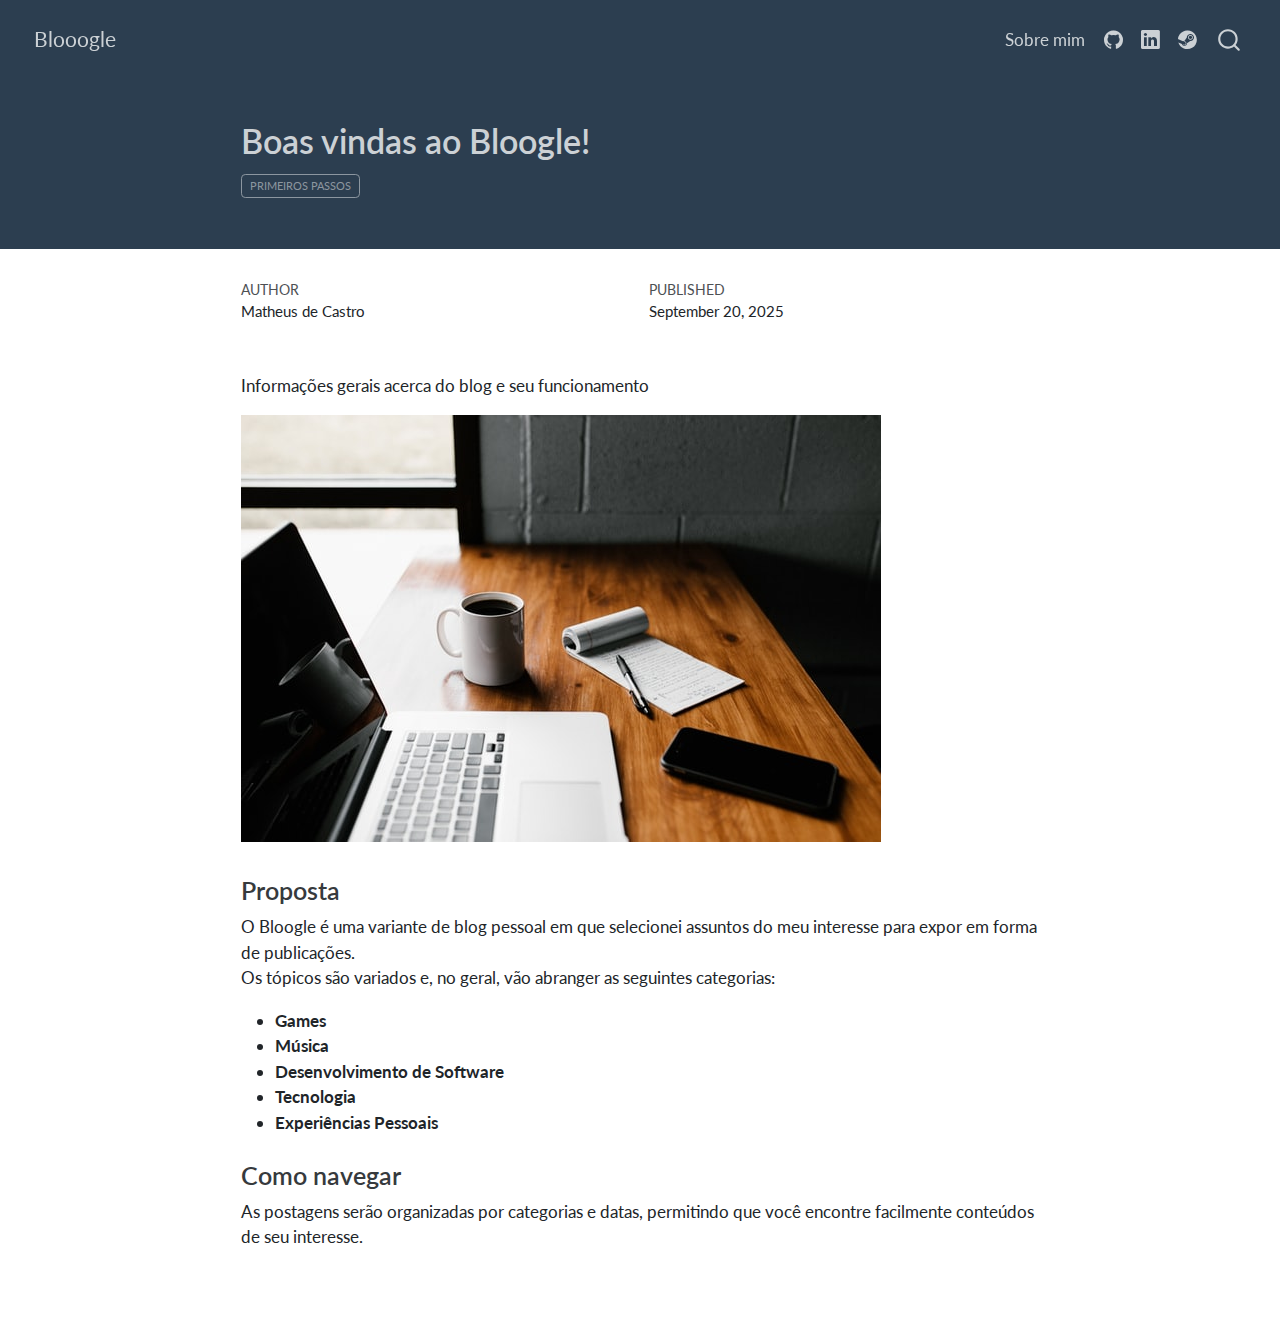
<file: docs/posts/welcome/index.html>
<!DOCTYPE html>
<html xmlns="http://www.w3.org/1999/xhtml" lang="en" xml:lang="en"><head>

<meta charset="utf-8">
<meta name="generator" content="quarto-1.8.24">

<meta name="viewport" content="width=device-width, initial-scale=1.0, user-scalable=yes">

<meta name="author" content="Matheus de Castro">
<meta name="dcterms.date" content="2025-09-20">

<title>Boas vindas ao Bloogle! – Blooogle</title>
<style>
code{white-space: pre-wrap;}
span.smallcaps{font-variant: small-caps;}
div.columns{display: flex; gap: min(4vw, 1.5em);}
div.column{flex: auto; overflow-x: auto;}
div.hanging-indent{margin-left: 1.5em; text-indent: -1.5em;}
ul.task-list{list-style: none;}
ul.task-list li input[type="checkbox"] {
  width: 0.8em;
  margin: 0 0.8em 0.2em -1em; /* quarto-specific, see https://github.com/quarto-dev/quarto-cli/issues/4556 */ 
  vertical-align: middle;
}
</style>


<script src="../../site_libs/quarto-nav/quarto-nav.js"></script>
<script src="../../site_libs/quarto-nav/headroom.min.js"></script>
<script src="../../site_libs/clipboard/clipboard.min.js"></script>
<script src="../../site_libs/quarto-search/autocomplete.umd.js"></script>
<script src="../../site_libs/quarto-search/fuse.min.js"></script>
<script src="../../site_libs/quarto-search/quarto-search.js"></script>
<meta name="quarto:offset" content="../../">
<script src="../../site_libs/quarto-html/quarto.js" type="module"></script>
<script src="../../site_libs/quarto-html/tabsets/tabsets.js" type="module"></script>
<script src="../../site_libs/quarto-html/axe/axe-check.js" type="module"></script>
<script src="../../site_libs/quarto-html/popper.min.js"></script>
<script src="../../site_libs/quarto-html/tippy.umd.min.js"></script>
<script src="../../site_libs/quarto-html/anchor.min.js"></script>
<link href="../../site_libs/quarto-html/tippy.css" rel="stylesheet">
<link href="../../site_libs/quarto-html/quarto-syntax-highlighting-dc55a5b9e770e841cd82e46aadbfb9b0.css" rel="stylesheet" id="quarto-text-highlighting-styles">
<script src="../../site_libs/bootstrap/bootstrap.min.js"></script>
<link href="../../site_libs/bootstrap/bootstrap-icons.css" rel="stylesheet">
<link href="../../site_libs/bootstrap/bootstrap-0b4b07b0f6b6a47c93cc880d6cbfc538.min.css" rel="stylesheet" append-hash="true" id="quarto-bootstrap" data-mode="light">
<script id="quarto-search-options" type="application/json">{
  "location": "navbar",
  "copy-button": false,
  "collapse-after": 3,
  "panel-placement": "end",
  "type": "overlay",
  "limit": 50,
  "keyboard-shortcut": [
    "f",
    "/",
    "s"
  ],
  "show-item-context": false,
  "language": {
    "search-no-results-text": "No results",
    "search-matching-documents-text": "matching documents",
    "search-copy-link-title": "Copy link to search",
    "search-hide-matches-text": "Hide additional matches",
    "search-more-match-text": "more match in this document",
    "search-more-matches-text": "more matches in this document",
    "search-clear-button-title": "Clear",
    "search-text-placeholder": "",
    "search-detached-cancel-button-title": "Cancel",
    "search-submit-button-title": "Submit",
    "search-label": "Search"
  }
}</script>


<link rel="stylesheet" href="../../styles.css">
</head>

<body class="nav-fixed fullcontent quarto-light">

<div id="quarto-search-results"></div>
  <header id="quarto-header" class="headroom fixed-top quarto-banner">
    <nav class="navbar navbar-expand-lg " data-bs-theme="dark">
      <div class="navbar-container container-fluid">
      <div class="navbar-brand-container mx-auto">
    <a href="../../index.html" class="navbar-brand navbar-brand-logo">
    </a>
    <a class="navbar-brand" href="../../index.html">
    <span class="navbar-title">Blooogle</span>
    </a>
  </div>
            <div id="quarto-search" class="" title="Search"></div>
          <button class="navbar-toggler" type="button" data-bs-toggle="collapse" data-bs-target="#navbarCollapse" aria-controls="navbarCollapse" role="menu" aria-expanded="false" aria-label="Toggle navigation" onclick="if (window.quartoToggleHeadroom) { window.quartoToggleHeadroom(); }">
  <span class="navbar-toggler-icon"></span>
</button>
          <div class="collapse navbar-collapse" id="navbarCollapse">
            <ul class="navbar-nav navbar-nav-scroll ms-auto">
  <li class="nav-item">
    <a class="nav-link" href="../../about.html"> 
<span class="menu-text">Sobre mim</span></a>
  </li>  
  <li class="nav-item compact">
    <a class="nav-link" href="https://github.com/matheuscasmd"> <i class="bi bi-github" role="img">
</i> 
<span class="menu-text"></span></a>
  </li>  
  <li class="nav-item compact">
    <a class="nav-link" href="https://www.linkedin.com/in/matheus-de-castro-5a6593268/"> <i class="bi bi-linkedin" role="img">
</i> 
<span class="menu-text"></span></a>
  </li>  
  <li class="nav-item compact">
    <a class="nav-link" href="https://steamcommunity.com/id/osprett/"> <i class="bi bi-steam" role="img">
</i> 
<span class="menu-text"></span></a>
  </li>  
</ul>
          </div> <!-- /navcollapse -->
            <div class="quarto-navbar-tools">
</div>
      </div> <!-- /container-fluid -->
    </nav>
</header>
<!-- content -->
<header id="title-block-header" class="quarto-title-block default page-columns page-full">
  <div class="quarto-title-banner page-columns page-full">
    <div class="quarto-title column-body">
      <h1 class="title">Boas vindas ao Bloogle!</h1>
                                <div class="quarto-categories">
                <div class="quarto-category">primeiros passos</div>
              </div>
                  </div>
  </div>
    
  
  <div class="quarto-title-meta">

      <div>
      <div class="quarto-title-meta-heading">Author</div>
      <div class="quarto-title-meta-contents">
               <p>Matheus de Castro </p>
            </div>
    </div>
      
      <div>
      <div class="quarto-title-meta-heading">Published</div>
      <div class="quarto-title-meta-contents">
        <p class="date">September 20, 2025</p>
      </div>
    </div>
    
      
    </div>
    
  
  </header><div id="quarto-content" class="quarto-container page-columns page-rows-contents page-layout-article page-navbar">
<!-- sidebar -->
<!-- margin-sidebar -->
    
<!-- main -->
<main class="content quarto-banner-title-block" id="quarto-document-content">





<p>Informações gerais acerca do blog e seu funcionamento</p>
<p><img src="thumbnail.jpg" class="img-fluid"></p>
<section id="proposta" class="level3">
<h3 class="anchored" data-anchor-id="proposta">Proposta</h3>
<p>O Bloogle é uma variante de blog pessoal em que selecionei assuntos do meu interesse para expor em forma de publicações.<br>
Os tópicos são variados e, no geral, vão abranger as seguintes categorias:</p>
<ul>
<li><strong>Games</strong><br>
</li>
<li><strong>Música</strong><br>
</li>
<li><strong>Desenvolvimento de Software</strong></li>
<li><strong>Tecnologia</strong><br>
</li>
<li><strong>Experiências Pessoais</strong></li>
</ul>
</section>
<section id="como-navegar" class="level3">
<h3 class="anchored" data-anchor-id="como-navegar">Como navegar</h3>
<p>As postagens serão organizadas por categorias e datas, permitindo que você encontre facilmente conteúdos de seu interesse.</p>


</section>

</main> <!-- /main -->
<script id="quarto-html-after-body" type="application/javascript">
  window.document.addEventListener("DOMContentLoaded", function (event) {
    const icon = "";
    const anchorJS = new window.AnchorJS();
    anchorJS.options = {
      placement: 'right',
      icon: icon
    };
    anchorJS.add('.anchored');
    const isCodeAnnotation = (el) => {
      for (const clz of el.classList) {
        if (clz.startsWith('code-annotation-')) {                     
          return true;
        }
      }
      return false;
    }
    const onCopySuccess = function(e) {
      // button target
      const button = e.trigger;
      // don't keep focus
      button.blur();
      // flash "checked"
      button.classList.add('code-copy-button-checked');
      var currentTitle = button.getAttribute("title");
      button.setAttribute("title", "Copied!");
      let tooltip;
      if (window.bootstrap) {
        button.setAttribute("data-bs-toggle", "tooltip");
        button.setAttribute("data-bs-placement", "left");
        button.setAttribute("data-bs-title", "Copied!");
        tooltip = new bootstrap.Tooltip(button, 
          { trigger: "manual", 
            customClass: "code-copy-button-tooltip",
            offset: [0, -8]});
        tooltip.show();    
      }
      setTimeout(function() {
        if (tooltip) {
          tooltip.hide();
          button.removeAttribute("data-bs-title");
          button.removeAttribute("data-bs-toggle");
          button.removeAttribute("data-bs-placement");
        }
        button.setAttribute("title", currentTitle);
        button.classList.remove('code-copy-button-checked');
      }, 1000);
      // clear code selection
      e.clearSelection();
    }
    const getTextToCopy = function(trigger) {
      const outerScaffold = trigger.parentElement.cloneNode(true);
      const codeEl = outerScaffold.querySelector('code');
      for (const childEl of codeEl.children) {
        if (isCodeAnnotation(childEl)) {
          childEl.remove();
        }
      }
      return codeEl.innerText;
    }
    const clipboard = new window.ClipboardJS('.code-copy-button:not([data-in-quarto-modal])', {
      text: getTextToCopy
    });
    clipboard.on('success', onCopySuccess);
    if (window.document.getElementById('quarto-embedded-source-code-modal')) {
      const clipboardModal = new window.ClipboardJS('.code-copy-button[data-in-quarto-modal]', {
        text: getTextToCopy,
        container: window.document.getElementById('quarto-embedded-source-code-modal')
      });
      clipboardModal.on('success', onCopySuccess);
    }
      var localhostRegex = new RegExp(/^(?:http|https):\/\/localhost\:?[0-9]*\//);
      var mailtoRegex = new RegExp(/^mailto:/);
        var filterRegex = new RegExp("https:\/\/your-website-url\.example\.com");
      var isInternal = (href) => {
          return filterRegex.test(href) || localhostRegex.test(href) || mailtoRegex.test(href);
      }
      // Inspect non-navigation links and adorn them if external
     var links = window.document.querySelectorAll('a[href]:not(.nav-link):not(.navbar-brand):not(.toc-action):not(.sidebar-link):not(.sidebar-item-toggle):not(.pagination-link):not(.no-external):not([aria-hidden]):not(.dropdown-item):not(.quarto-navigation-tool):not(.about-link)');
      for (var i=0; i<links.length; i++) {
        const link = links[i];
        if (!isInternal(link.href)) {
          // undo the damage that might have been done by quarto-nav.js in the case of
          // links that we want to consider external
          if (link.dataset.originalHref !== undefined) {
            link.href = link.dataset.originalHref;
          }
        }
      }
    function tippyHover(el, contentFn, onTriggerFn, onUntriggerFn) {
      const config = {
        allowHTML: true,
        maxWidth: 500,
        delay: 100,
        arrow: false,
        appendTo: function(el) {
            return el.parentElement;
        },
        interactive: true,
        interactiveBorder: 10,
        theme: 'quarto',
        placement: 'bottom-start',
      };
      if (contentFn) {
        config.content = contentFn;
      }
      if (onTriggerFn) {
        config.onTrigger = onTriggerFn;
      }
      if (onUntriggerFn) {
        config.onUntrigger = onUntriggerFn;
      }
      window.tippy(el, config); 
    }
    const noterefs = window.document.querySelectorAll('a[role="doc-noteref"]');
    for (var i=0; i<noterefs.length; i++) {
      const ref = noterefs[i];
      tippyHover(ref, function() {
        // use id or data attribute instead here
        let href = ref.getAttribute('data-footnote-href') || ref.getAttribute('href');
        try { href = new URL(href).hash; } catch {}
        const id = href.replace(/^#\/?/, "");
        const note = window.document.getElementById(id);
        if (note) {
          return note.innerHTML;
        } else {
          return "";
        }
      });
    }
    const xrefs = window.document.querySelectorAll('a.quarto-xref');
    const processXRef = (id, note) => {
      // Strip column container classes
      const stripColumnClz = (el) => {
        el.classList.remove("page-full", "page-columns");
        if (el.children) {
          for (const child of el.children) {
            stripColumnClz(child);
          }
        }
      }
      stripColumnClz(note)
      if (id === null || id.startsWith('sec-')) {
        // Special case sections, only their first couple elements
        const container = document.createElement("div");
        if (note.children && note.children.length > 2) {
          container.appendChild(note.children[0].cloneNode(true));
          for (let i = 1; i < note.children.length; i++) {
            const child = note.children[i];
            if (child.tagName === "P" && child.innerText === "") {
              continue;
            } else {
              container.appendChild(child.cloneNode(true));
              break;
            }
          }
          if (window.Quarto?.typesetMath) {
            window.Quarto.typesetMath(container);
          }
          return container.innerHTML
        } else {
          if (window.Quarto?.typesetMath) {
            window.Quarto.typesetMath(note);
          }
          return note.innerHTML;
        }
      } else {
        // Remove any anchor links if they are present
        const anchorLink = note.querySelector('a.anchorjs-link');
        if (anchorLink) {
          anchorLink.remove();
        }
        if (window.Quarto?.typesetMath) {
          window.Quarto.typesetMath(note);
        }
        if (note.classList.contains("callout")) {
          return note.outerHTML;
        } else {
          return note.innerHTML;
        }
      }
    }
    for (var i=0; i<xrefs.length; i++) {
      const xref = xrefs[i];
      tippyHover(xref, undefined, function(instance) {
        instance.disable();
        let url = xref.getAttribute('href');
        let hash = undefined; 
        if (url.startsWith('#')) {
          hash = url;
        } else {
          try { hash = new URL(url).hash; } catch {}
        }
        if (hash) {
          const id = hash.replace(/^#\/?/, "");
          const note = window.document.getElementById(id);
          if (note !== null) {
            try {
              const html = processXRef(id, note.cloneNode(true));
              instance.setContent(html);
            } finally {
              instance.enable();
              instance.show();
            }
          } else {
            // See if we can fetch this
            fetch(url.split('#')[0])
            .then(res => res.text())
            .then(html => {
              const parser = new DOMParser();
              const htmlDoc = parser.parseFromString(html, "text/html");
              const note = htmlDoc.getElementById(id);
              if (note !== null) {
                const html = processXRef(id, note);
                instance.setContent(html);
              } 
            }).finally(() => {
              instance.enable();
              instance.show();
            });
          }
        } else {
          // See if we can fetch a full url (with no hash to target)
          // This is a special case and we should probably do some content thinning / targeting
          fetch(url)
          .then(res => res.text())
          .then(html => {
            const parser = new DOMParser();
            const htmlDoc = parser.parseFromString(html, "text/html");
            const note = htmlDoc.querySelector('main.content');
            if (note !== null) {
              // This should only happen for chapter cross references
              // (since there is no id in the URL)
              // remove the first header
              if (note.children.length > 0 && note.children[0].tagName === "HEADER") {
                note.children[0].remove();
              }
              const html = processXRef(null, note);
              instance.setContent(html);
            } 
          }).finally(() => {
            instance.enable();
            instance.show();
          });
        }
      }, function(instance) {
      });
    }
        let selectedAnnoteEl;
        const selectorForAnnotation = ( cell, annotation) => {
          let cellAttr = 'data-code-cell="' + cell + '"';
          let lineAttr = 'data-code-annotation="' +  annotation + '"';
          const selector = 'span[' + cellAttr + '][' + lineAttr + ']';
          return selector;
        }
        const selectCodeLines = (annoteEl) => {
          const doc = window.document;
          const targetCell = annoteEl.getAttribute("data-target-cell");
          const targetAnnotation = annoteEl.getAttribute("data-target-annotation");
          const annoteSpan = window.document.querySelector(selectorForAnnotation(targetCell, targetAnnotation));
          const lines = annoteSpan.getAttribute("data-code-lines").split(",");
          const lineIds = lines.map((line) => {
            return targetCell + "-" + line;
          })
          let top = null;
          let height = null;
          let parent = null;
          if (lineIds.length > 0) {
              //compute the position of the single el (top and bottom and make a div)
              const el = window.document.getElementById(lineIds[0]);
              top = el.offsetTop;
              height = el.offsetHeight;
              parent = el.parentElement.parentElement;
            if (lineIds.length > 1) {
              const lastEl = window.document.getElementById(lineIds[lineIds.length - 1]);
              const bottom = lastEl.offsetTop + lastEl.offsetHeight;
              height = bottom - top;
            }
            if (top !== null && height !== null && parent !== null) {
              // cook up a div (if necessary) and position it 
              let div = window.document.getElementById("code-annotation-line-highlight");
              if (div === null) {
                div = window.document.createElement("div");
                div.setAttribute("id", "code-annotation-line-highlight");
                div.style.position = 'absolute';
                parent.appendChild(div);
              }
              div.style.top = top - 2 + "px";
              div.style.height = height + 4 + "px";
              div.style.left = 0;
              let gutterDiv = window.document.getElementById("code-annotation-line-highlight-gutter");
              if (gutterDiv === null) {
                gutterDiv = window.document.createElement("div");
                gutterDiv.setAttribute("id", "code-annotation-line-highlight-gutter");
                gutterDiv.style.position = 'absolute';
                const codeCell = window.document.getElementById(targetCell);
                const gutter = codeCell.querySelector('.code-annotation-gutter');
                gutter.appendChild(gutterDiv);
              }
              gutterDiv.style.top = top - 2 + "px";
              gutterDiv.style.height = height + 4 + "px";
            }
            selectedAnnoteEl = annoteEl;
          }
        };
        const unselectCodeLines = () => {
          const elementsIds = ["code-annotation-line-highlight", "code-annotation-line-highlight-gutter"];
          elementsIds.forEach((elId) => {
            const div = window.document.getElementById(elId);
            if (div) {
              div.remove();
            }
          });
          selectedAnnoteEl = undefined;
        };
          // Handle positioning of the toggle
      window.addEventListener(
        "resize",
        throttle(() => {
          elRect = undefined;
          if (selectedAnnoteEl) {
            selectCodeLines(selectedAnnoteEl);
          }
        }, 10)
      );
      function throttle(fn, ms) {
      let throttle = false;
      let timer;
        return (...args) => {
          if(!throttle) { // first call gets through
              fn.apply(this, args);
              throttle = true;
          } else { // all the others get throttled
              if(timer) clearTimeout(timer); // cancel #2
              timer = setTimeout(() => {
                fn.apply(this, args);
                timer = throttle = false;
              }, ms);
          }
        };
      }
        // Attach click handler to the DT
        const annoteDls = window.document.querySelectorAll('dt[data-target-cell]');
        for (const annoteDlNode of annoteDls) {
          annoteDlNode.addEventListener('click', (event) => {
            const clickedEl = event.target;
            if (clickedEl !== selectedAnnoteEl) {
              unselectCodeLines();
              const activeEl = window.document.querySelector('dt[data-target-cell].code-annotation-active');
              if (activeEl) {
                activeEl.classList.remove('code-annotation-active');
              }
              selectCodeLines(clickedEl);
              clickedEl.classList.add('code-annotation-active');
            } else {
              // Unselect the line
              unselectCodeLines();
              clickedEl.classList.remove('code-annotation-active');
            }
          });
        }
    const findCites = (el) => {
      const parentEl = el.parentElement;
      if (parentEl) {
        const cites = parentEl.dataset.cites;
        if (cites) {
          return {
            el,
            cites: cites.split(' ')
          };
        } else {
          return findCites(el.parentElement)
        }
      } else {
        return undefined;
      }
    };
    var bibliorefs = window.document.querySelectorAll('a[role="doc-biblioref"]');
    for (var i=0; i<bibliorefs.length; i++) {
      const ref = bibliorefs[i];
      const citeInfo = findCites(ref);
      if (citeInfo) {
        tippyHover(citeInfo.el, function() {
          var popup = window.document.createElement('div');
          citeInfo.cites.forEach(function(cite) {
            var citeDiv = window.document.createElement('div');
            citeDiv.classList.add('hanging-indent');
            citeDiv.classList.add('csl-entry');
            var biblioDiv = window.document.getElementById('ref-' + cite);
            if (biblioDiv) {
              citeDiv.innerHTML = biblioDiv.innerHTML;
            }
            popup.appendChild(citeDiv);
          });
          return popup.innerHTML;
        });
      }
    }
  });
  </script>
</div> <!-- /content -->




</body></html>
</file>
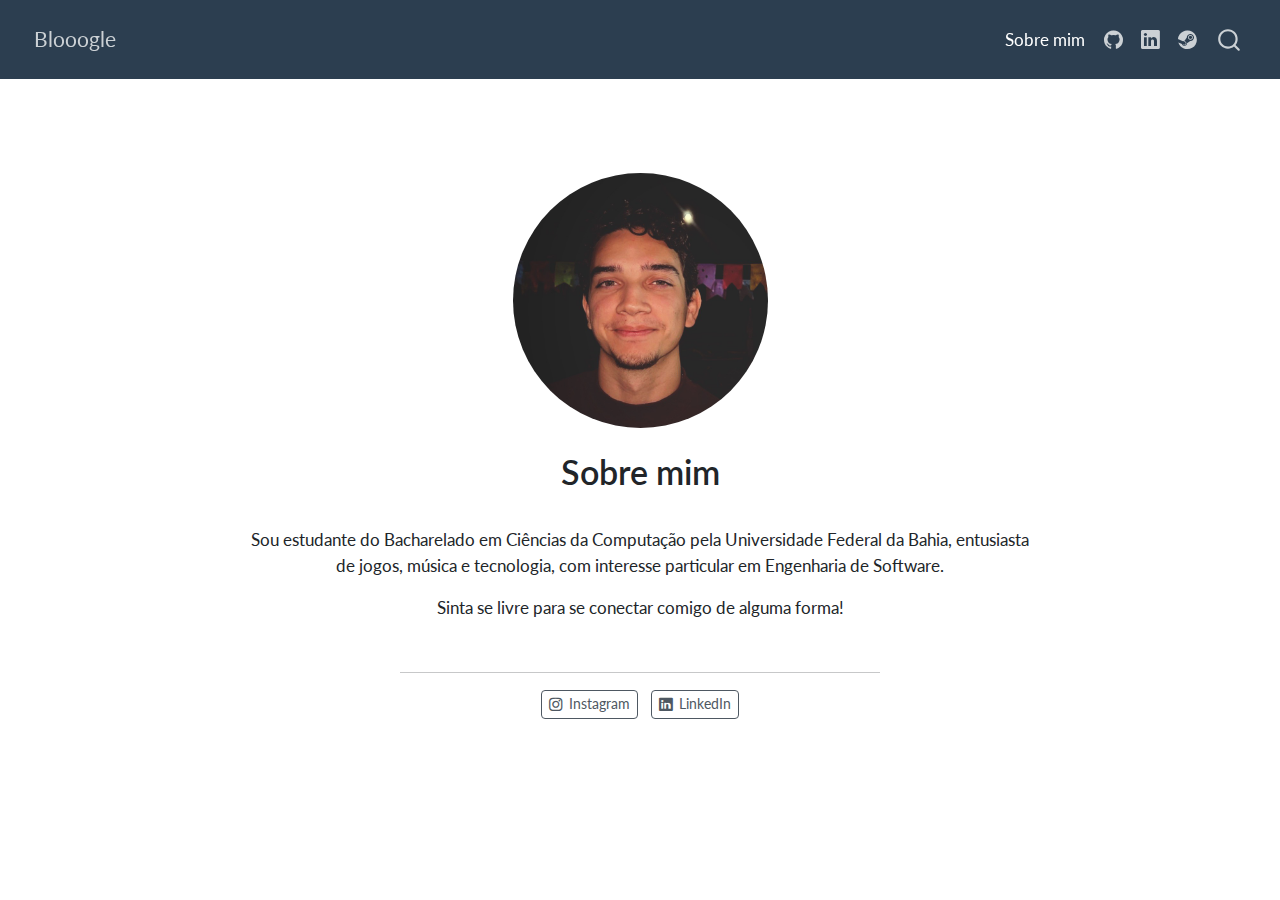
<file: about.html>
<!DOCTYPE html>
<html xmlns="http://www.w3.org/1999/xhtml" lang="en" xml:lang="en"><head>

<meta charset="utf-8">
<meta name="generator" content="quarto-1.8.24">

<meta name="viewport" content="width=device-width, initial-scale=1.0, user-scalable=yes">


<title>Sobre mim – Blooogle</title>
<style>
code{white-space: pre-wrap;}
span.smallcaps{font-variant: small-caps;}
div.columns{display: flex; gap: min(4vw, 1.5em);}
div.column{flex: auto; overflow-x: auto;}
div.hanging-indent{margin-left: 1.5em; text-indent: -1.5em;}
ul.task-list{list-style: none;}
ul.task-list li input[type="checkbox"] {
  width: 0.8em;
  margin: 0 0.8em 0.2em -1em; /* quarto-specific, see https://github.com/quarto-dev/quarto-cli/issues/4556 */ 
  vertical-align: middle;
}
</style>


<script src="site_libs/quarto-nav/quarto-nav.js"></script>
<script src="site_libs/quarto-nav/headroom.min.js"></script>
<script src="site_libs/clipboard/clipboard.min.js"></script>
<script src="site_libs/quarto-search/autocomplete.umd.js"></script>
<script src="site_libs/quarto-search/fuse.min.js"></script>
<script src="site_libs/quarto-search/quarto-search.js"></script>
<meta name="quarto:offset" content="./">
<script src="site_libs/quarto-html/quarto.js" type="module"></script>
<script src="site_libs/quarto-html/tabsets/tabsets.js" type="module"></script>
<script src="site_libs/quarto-html/axe/axe-check.js" type="module"></script>
<script src="site_libs/quarto-html/popper.min.js"></script>
<script src="site_libs/quarto-html/tippy.umd.min.js"></script>
<link href="site_libs/quarto-html/tippy.css" rel="stylesheet">
<link href="site_libs/quarto-html/quarto-syntax-highlighting-dc55a5b9e770e841cd82e46aadbfb9b0.css" rel="stylesheet" id="quarto-text-highlighting-styles">
<script src="site_libs/bootstrap/bootstrap.min.js"></script>
<link href="site_libs/bootstrap/bootstrap-icons.css" rel="stylesheet">
<link href="site_libs/bootstrap/bootstrap-9397c2ea04a1eafdabaeed8ad5e84ad8.min.css" rel="stylesheet" append-hash="true" id="quarto-bootstrap" data-mode="light">
<script id="quarto-search-options" type="application/json">{
  "location": "navbar",
  "copy-button": false,
  "collapse-after": 3,
  "panel-placement": "end",
  "type": "overlay",
  "limit": 50,
  "keyboard-shortcut": [
    "f",
    "/",
    "s"
  ],
  "show-item-context": false,
  "language": {
    "search-no-results-text": "No results",
    "search-matching-documents-text": "matching documents",
    "search-copy-link-title": "Copy link to search",
    "search-hide-matches-text": "Hide additional matches",
    "search-more-match-text": "more match in this document",
    "search-more-matches-text": "more matches in this document",
    "search-clear-button-title": "Clear",
    "search-text-placeholder": "",
    "search-detached-cancel-button-title": "Cancel",
    "search-submit-button-title": "Submit",
    "search-label": "Search"
  }
}</script>


<link rel="stylesheet" href="styles.css">
</head>

<body class="nav-fixed fullcontent quarto-light">

<div id="quarto-search-results"></div>
  <header id="quarto-header" class="headroom fixed-top">
    <nav class="navbar navbar-expand-lg " data-bs-theme="dark">
      <div class="navbar-container container-fluid">
      <div class="navbar-brand-container mx-auto">
    <a href="./index.html" class="navbar-brand navbar-brand-logo">
    </a>
    <a class="navbar-brand" href="./index.html">
    <span class="navbar-title">Blooogle</span>
    </a>
  </div>
            <div id="quarto-search" class="" title="Search"></div>
          <button class="navbar-toggler" type="button" data-bs-toggle="collapse" data-bs-target="#navbarCollapse" aria-controls="navbarCollapse" role="menu" aria-expanded="false" aria-label="Toggle navigation" onclick="if (window.quartoToggleHeadroom) { window.quartoToggleHeadroom(); }">
  <span class="navbar-toggler-icon"></span>
</button>
          <div class="collapse navbar-collapse" id="navbarCollapse">
            <ul class="navbar-nav navbar-nav-scroll ms-auto">
  <li class="nav-item">
    <a class="nav-link active" href="./about.html" aria-current="page"> 
<span class="menu-text">Sobre mim</span></a>
  </li>  
  <li class="nav-item compact">
    <a class="nav-link" href="https://github.com/matheuscasmd"> <i class="bi bi-github" role="img">
</i> 
<span class="menu-text"></span></a>
  </li>  
  <li class="nav-item compact">
    <a class="nav-link" href="https://www.linkedin.com/in/matheus-de-castro-5a6593268/"> <i class="bi bi-linkedin" role="img">
</i> 
<span class="menu-text"></span></a>
  </li>  
  <li class="nav-item compact">
    <a class="nav-link" href="https://steamcommunity.com/id/osprett/"> <i class="bi bi-steam" role="img">
</i> 
<span class="menu-text"></span></a>
  </li>  
</ul>
          </div> <!-- /navcollapse -->
            <div class="quarto-navbar-tools">
</div>
      </div> <!-- /container-fluid -->
    </nav>
</header>
<!-- content -->
<div id="quarto-content" class="quarto-container page-columns page-rows-contents page-layout-article page-navbar">
<!-- sidebar -->
<!-- margin-sidebar -->
    
<!-- main -->
<div class="quarto-about-jolla">
  <img src="./myself.jpeg" class="about-image
  round " style="height: 15em; width: 15em;">
 <header id="title-block-header" class="quarto-title-block default">
<div class="quarto-title">
<h1 class="title">Sobre mim</h1>
</div>
<div class="quarto-title-meta">
  </div>
</header><main class="content" id="quarto-document-content">
<p>Sou estudante do Bacharelado em Ciências da Computação pela Universidade Federal da Bahia, entusiasta de jogos, música e tecnologia, com interesse particular em Engenharia de Software.</p>
<p>Sinta se livre para se conectar comigo de alguma forma!</p>


</main> 
  <hr class="about-sep">
   <div class="about-links">
  <a href="https://instagram.com/matheussmd" class="about-link" rel="" target="">
    <i class="bi bi-instagram"></i>
     <span class="about-link-text">Instagram</span>
  </a>
  <a href="https://www.linkedin.com/in/matheus-de-castro-5a6593268/" class="about-link" rel="" target="">
    <i class="bi bi-linkedin"></i>
     <span class="about-link-text">LinkedIn</span>
  </a>
</div>
</div>
 <!-- /main -->
<script id="quarto-html-after-body" type="application/javascript">
  window.document.addEventListener("DOMContentLoaded", function (event) {
    const isCodeAnnotation = (el) => {
      for (const clz of el.classList) {
        if (clz.startsWith('code-annotation-')) {                     
          return true;
        }
      }
      return false;
    }
    const onCopySuccess = function(e) {
      // button target
      const button = e.trigger;
      // don't keep focus
      button.blur();
      // flash "checked"
      button.classList.add('code-copy-button-checked');
      var currentTitle = button.getAttribute("title");
      button.setAttribute("title", "Copied!");
      let tooltip;
      if (window.bootstrap) {
        button.setAttribute("data-bs-toggle", "tooltip");
        button.setAttribute("data-bs-placement", "left");
        button.setAttribute("data-bs-title", "Copied!");
        tooltip = new bootstrap.Tooltip(button, 
          { trigger: "manual", 
            customClass: "code-copy-button-tooltip",
            offset: [0, -8]});
        tooltip.show();    
      }
      setTimeout(function() {
        if (tooltip) {
          tooltip.hide();
          button.removeAttribute("data-bs-title");
          button.removeAttribute("data-bs-toggle");
          button.removeAttribute("data-bs-placement");
        }
        button.setAttribute("title", currentTitle);
        button.classList.remove('code-copy-button-checked');
      }, 1000);
      // clear code selection
      e.clearSelection();
    }
    const getTextToCopy = function(trigger) {
      const outerScaffold = trigger.parentElement.cloneNode(true);
      const codeEl = outerScaffold.querySelector('code');
      for (const childEl of codeEl.children) {
        if (isCodeAnnotation(childEl)) {
          childEl.remove();
        }
      }
      return codeEl.innerText;
    }
    const clipboard = new window.ClipboardJS('.code-copy-button:not([data-in-quarto-modal])', {
      text: getTextToCopy
    });
    clipboard.on('success', onCopySuccess);
    if (window.document.getElementById('quarto-embedded-source-code-modal')) {
      const clipboardModal = new window.ClipboardJS('.code-copy-button[data-in-quarto-modal]', {
        text: getTextToCopy,
        container: window.document.getElementById('quarto-embedded-source-code-modal')
      });
      clipboardModal.on('success', onCopySuccess);
    }
      var localhostRegex = new RegExp(/^(?:http|https):\/\/localhost\:?[0-9]*\//);
      var mailtoRegex = new RegExp(/^mailto:/);
        var filterRegex = new RegExp("https:\/\/your-website-url\.example\.com");
      var isInternal = (href) => {
          return filterRegex.test(href) || localhostRegex.test(href) || mailtoRegex.test(href);
      }
      // Inspect non-navigation links and adorn them if external
     var links = window.document.querySelectorAll('a[href]:not(.nav-link):not(.navbar-brand):not(.toc-action):not(.sidebar-link):not(.sidebar-item-toggle):not(.pagination-link):not(.no-external):not([aria-hidden]):not(.dropdown-item):not(.quarto-navigation-tool):not(.about-link)');
      for (var i=0; i<links.length; i++) {
        const link = links[i];
        if (!isInternal(link.href)) {
          // undo the damage that might have been done by quarto-nav.js in the case of
          // links that we want to consider external
          if (link.dataset.originalHref !== undefined) {
            link.href = link.dataset.originalHref;
          }
        }
      }
    function tippyHover(el, contentFn, onTriggerFn, onUntriggerFn) {
      const config = {
        allowHTML: true,
        maxWidth: 500,
        delay: 100,
        arrow: false,
        appendTo: function(el) {
            return el.parentElement;
        },
        interactive: true,
        interactiveBorder: 10,
        theme: 'quarto',
        placement: 'bottom-start',
      };
      if (contentFn) {
        config.content = contentFn;
      }
      if (onTriggerFn) {
        config.onTrigger = onTriggerFn;
      }
      if (onUntriggerFn) {
        config.onUntrigger = onUntriggerFn;
      }
      window.tippy(el, config); 
    }
    const noterefs = window.document.querySelectorAll('a[role="doc-noteref"]');
    for (var i=0; i<noterefs.length; i++) {
      const ref = noterefs[i];
      tippyHover(ref, function() {
        // use id or data attribute instead here
        let href = ref.getAttribute('data-footnote-href') || ref.getAttribute('href');
        try { href = new URL(href).hash; } catch {}
        const id = href.replace(/^#\/?/, "");
        const note = window.document.getElementById(id);
        if (note) {
          return note.innerHTML;
        } else {
          return "";
        }
      });
    }
    const xrefs = window.document.querySelectorAll('a.quarto-xref');
    const processXRef = (id, note) => {
      // Strip column container classes
      const stripColumnClz = (el) => {
        el.classList.remove("page-full", "page-columns");
        if (el.children) {
          for (const child of el.children) {
            stripColumnClz(child);
          }
        }
      }
      stripColumnClz(note)
      if (id === null || id.startsWith('sec-')) {
        // Special case sections, only their first couple elements
        const container = document.createElement("div");
        if (note.children && note.children.length > 2) {
          container.appendChild(note.children[0].cloneNode(true));
          for (let i = 1; i < note.children.length; i++) {
            const child = note.children[i];
            if (child.tagName === "P" && child.innerText === "") {
              continue;
            } else {
              container.appendChild(child.cloneNode(true));
              break;
            }
          }
          if (window.Quarto?.typesetMath) {
            window.Quarto.typesetMath(container);
          }
          return container.innerHTML
        } else {
          if (window.Quarto?.typesetMath) {
            window.Quarto.typesetMath(note);
          }
          return note.innerHTML;
        }
      } else {
        // Remove any anchor links if they are present
        const anchorLink = note.querySelector('a.anchorjs-link');
        if (anchorLink) {
          anchorLink.remove();
        }
        if (window.Quarto?.typesetMath) {
          window.Quarto.typesetMath(note);
        }
        if (note.classList.contains("callout")) {
          return note.outerHTML;
        } else {
          return note.innerHTML;
        }
      }
    }
    for (var i=0; i<xrefs.length; i++) {
      const xref = xrefs[i];
      tippyHover(xref, undefined, function(instance) {
        instance.disable();
        let url = xref.getAttribute('href');
        let hash = undefined; 
        if (url.startsWith('#')) {
          hash = url;
        } else {
          try { hash = new URL(url).hash; } catch {}
        }
        if (hash) {
          const id = hash.replace(/^#\/?/, "");
          const note = window.document.getElementById(id);
          if (note !== null) {
            try {
              const html = processXRef(id, note.cloneNode(true));
              instance.setContent(html);
            } finally {
              instance.enable();
              instance.show();
            }
          } else {
            // See if we can fetch this
            fetch(url.split('#')[0])
            .then(res => res.text())
            .then(html => {
              const parser = new DOMParser();
              const htmlDoc = parser.parseFromString(html, "text/html");
              const note = htmlDoc.getElementById(id);
              if (note !== null) {
                const html = processXRef(id, note);
                instance.setContent(html);
              } 
            }).finally(() => {
              instance.enable();
              instance.show();
            });
          }
        } else {
          // See if we can fetch a full url (with no hash to target)
          // This is a special case and we should probably do some content thinning / targeting
          fetch(url)
          .then(res => res.text())
          .then(html => {
            const parser = new DOMParser();
            const htmlDoc = parser.parseFromString(html, "text/html");
            const note = htmlDoc.querySelector('main.content');
            if (note !== null) {
              // This should only happen for chapter cross references
              // (since there is no id in the URL)
              // remove the first header
              if (note.children.length > 0 && note.children[0].tagName === "HEADER") {
                note.children[0].remove();
              }
              const html = processXRef(null, note);
              instance.setContent(html);
            } 
          }).finally(() => {
            instance.enable();
            instance.show();
          });
        }
      }, function(instance) {
      });
    }
        let selectedAnnoteEl;
        const selectorForAnnotation = ( cell, annotation) => {
          let cellAttr = 'data-code-cell="' + cell + '"';
          let lineAttr = 'data-code-annotation="' +  annotation + '"';
          const selector = 'span[' + cellAttr + '][' + lineAttr + ']';
          return selector;
        }
        const selectCodeLines = (annoteEl) => {
          const doc = window.document;
          const targetCell = annoteEl.getAttribute("data-target-cell");
          const targetAnnotation = annoteEl.getAttribute("data-target-annotation");
          const annoteSpan = window.document.querySelector(selectorForAnnotation(targetCell, targetAnnotation));
          const lines = annoteSpan.getAttribute("data-code-lines").split(",");
          const lineIds = lines.map((line) => {
            return targetCell + "-" + line;
          })
          let top = null;
          let height = null;
          let parent = null;
          if (lineIds.length > 0) {
              //compute the position of the single el (top and bottom and make a div)
              const el = window.document.getElementById(lineIds[0]);
              top = el.offsetTop;
              height = el.offsetHeight;
              parent = el.parentElement.parentElement;
            if (lineIds.length > 1) {
              const lastEl = window.document.getElementById(lineIds[lineIds.length - 1]);
              const bottom = lastEl.offsetTop + lastEl.offsetHeight;
              height = bottom - top;
            }
            if (top !== null && height !== null && parent !== null) {
              // cook up a div (if necessary) and position it 
              let div = window.document.getElementById("code-annotation-line-highlight");
              if (div === null) {
                div = window.document.createElement("div");
                div.setAttribute("id", "code-annotation-line-highlight");
                div.style.position = 'absolute';
                parent.appendChild(div);
              }
              div.style.top = top - 2 + "px";
              div.style.height = height + 4 + "px";
              div.style.left = 0;
              let gutterDiv = window.document.getElementById("code-annotation-line-highlight-gutter");
              if (gutterDiv === null) {
                gutterDiv = window.document.createElement("div");
                gutterDiv.setAttribute("id", "code-annotation-line-highlight-gutter");
                gutterDiv.style.position = 'absolute';
                const codeCell = window.document.getElementById(targetCell);
                const gutter = codeCell.querySelector('.code-annotation-gutter');
                gutter.appendChild(gutterDiv);
              }
              gutterDiv.style.top = top - 2 + "px";
              gutterDiv.style.height = height + 4 + "px";
            }
            selectedAnnoteEl = annoteEl;
          }
        };
        const unselectCodeLines = () => {
          const elementsIds = ["code-annotation-line-highlight", "code-annotation-line-highlight-gutter"];
          elementsIds.forEach((elId) => {
            const div = window.document.getElementById(elId);
            if (div) {
              div.remove();
            }
          });
          selectedAnnoteEl = undefined;
        };
          // Handle positioning of the toggle
      window.addEventListener(
        "resize",
        throttle(() => {
          elRect = undefined;
          if (selectedAnnoteEl) {
            selectCodeLines(selectedAnnoteEl);
          }
        }, 10)
      );
      function throttle(fn, ms) {
      let throttle = false;
      let timer;
        return (...args) => {
          if(!throttle) { // first call gets through
              fn.apply(this, args);
              throttle = true;
          } else { // all the others get throttled
              if(timer) clearTimeout(timer); // cancel #2
              timer = setTimeout(() => {
                fn.apply(this, args);
                timer = throttle = false;
              }, ms);
          }
        };
      }
        // Attach click handler to the DT
        const annoteDls = window.document.querySelectorAll('dt[data-target-cell]');
        for (const annoteDlNode of annoteDls) {
          annoteDlNode.addEventListener('click', (event) => {
            const clickedEl = event.target;
            if (clickedEl !== selectedAnnoteEl) {
              unselectCodeLines();
              const activeEl = window.document.querySelector('dt[data-target-cell].code-annotation-active');
              if (activeEl) {
                activeEl.classList.remove('code-annotation-active');
              }
              selectCodeLines(clickedEl);
              clickedEl.classList.add('code-annotation-active');
            } else {
              // Unselect the line
              unselectCodeLines();
              clickedEl.classList.remove('code-annotation-active');
            }
          });
        }
    const findCites = (el) => {
      const parentEl = el.parentElement;
      if (parentEl) {
        const cites = parentEl.dataset.cites;
        if (cites) {
          return {
            el,
            cites: cites.split(' ')
          };
        } else {
          return findCites(el.parentElement)
        }
      } else {
        return undefined;
      }
    };
    var bibliorefs = window.document.querySelectorAll('a[role="doc-biblioref"]');
    for (var i=0; i<bibliorefs.length; i++) {
      const ref = bibliorefs[i];
      const citeInfo = findCites(ref);
      if (citeInfo) {
        tippyHover(citeInfo.el, function() {
          var popup = window.document.createElement('div');
          citeInfo.cites.forEach(function(cite) {
            var citeDiv = window.document.createElement('div');
            citeDiv.classList.add('hanging-indent');
            citeDiv.classList.add('csl-entry');
            var biblioDiv = window.document.getElementById('ref-' + cite);
            if (biblioDiv) {
              citeDiv.innerHTML = biblioDiv.innerHTML;
            }
            popup.appendChild(citeDiv);
          });
          return popup.innerHTML;
        });
      }
    }
  });
  </script>
</div> <!-- /content -->




</body></html>
</file>
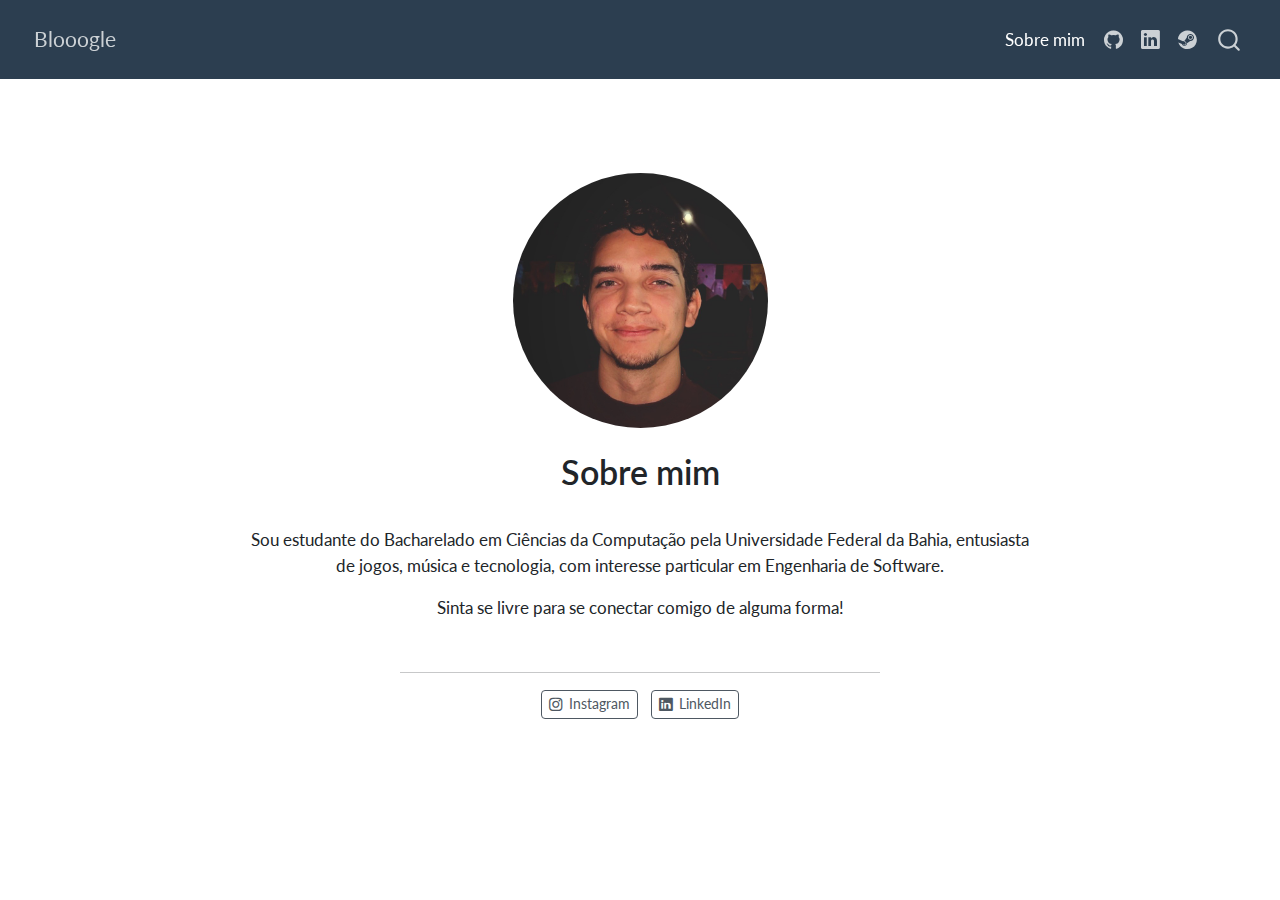
<file: docs/about.html>
<!DOCTYPE html>
<html xmlns="http://www.w3.org/1999/xhtml" lang="en" xml:lang="en"><head>

<meta charset="utf-8">
<meta name="generator" content="quarto-1.8.24">

<meta name="viewport" content="width=device-width, initial-scale=1.0, user-scalable=yes">


<title>Sobre mim – Blooogle</title>
<style>
code{white-space: pre-wrap;}
span.smallcaps{font-variant: small-caps;}
div.columns{display: flex; gap: min(4vw, 1.5em);}
div.column{flex: auto; overflow-x: auto;}
div.hanging-indent{margin-left: 1.5em; text-indent: -1.5em;}
ul.task-list{list-style: none;}
ul.task-list li input[type="checkbox"] {
  width: 0.8em;
  margin: 0 0.8em 0.2em -1em; /* quarto-specific, see https://github.com/quarto-dev/quarto-cli/issues/4556 */ 
  vertical-align: middle;
}
</style>


<script src="site_libs/quarto-nav/quarto-nav.js"></script>
<script src="site_libs/quarto-nav/headroom.min.js"></script>
<script src="site_libs/clipboard/clipboard.min.js"></script>
<script src="site_libs/quarto-search/autocomplete.umd.js"></script>
<script src="site_libs/quarto-search/fuse.min.js"></script>
<script src="site_libs/quarto-search/quarto-search.js"></script>
<meta name="quarto:offset" content="./">
<script src="site_libs/quarto-html/quarto.js" type="module"></script>
<script src="site_libs/quarto-html/tabsets/tabsets.js" type="module"></script>
<script src="site_libs/quarto-html/axe/axe-check.js" type="module"></script>
<script src="site_libs/quarto-html/popper.min.js"></script>
<script src="site_libs/quarto-html/tippy.umd.min.js"></script>
<link href="site_libs/quarto-html/tippy.css" rel="stylesheet">
<link href="site_libs/quarto-html/quarto-syntax-highlighting-dc55a5b9e770e841cd82e46aadbfb9b0.css" rel="stylesheet" id="quarto-text-highlighting-styles">
<script src="site_libs/bootstrap/bootstrap.min.js"></script>
<link href="site_libs/bootstrap/bootstrap-icons.css" rel="stylesheet">
<link href="site_libs/bootstrap/bootstrap-0b4b07b0f6b6a47c93cc880d6cbfc538.min.css" rel="stylesheet" append-hash="true" id="quarto-bootstrap" data-mode="light">
<script id="quarto-search-options" type="application/json">{
  "location": "navbar",
  "copy-button": false,
  "collapse-after": 3,
  "panel-placement": "end",
  "type": "overlay",
  "limit": 50,
  "keyboard-shortcut": [
    "f",
    "/",
    "s"
  ],
  "show-item-context": false,
  "language": {
    "search-no-results-text": "No results",
    "search-matching-documents-text": "matching documents",
    "search-copy-link-title": "Copy link to search",
    "search-hide-matches-text": "Hide additional matches",
    "search-more-match-text": "more match in this document",
    "search-more-matches-text": "more matches in this document",
    "search-clear-button-title": "Clear",
    "search-text-placeholder": "",
    "search-detached-cancel-button-title": "Cancel",
    "search-submit-button-title": "Submit",
    "search-label": "Search"
  }
}</script>


<link rel="stylesheet" href="styles.css">
</head>

<body class="nav-fixed fullcontent quarto-light">

<div id="quarto-search-results"></div>
  <header id="quarto-header" class="headroom fixed-top">
    <nav class="navbar navbar-expand-lg " data-bs-theme="dark">
      <div class="navbar-container container-fluid">
      <div class="navbar-brand-container mx-auto">
    <a href="./index.html" class="navbar-brand navbar-brand-logo">
    </a>
    <a class="navbar-brand" href="./index.html">
    <span class="navbar-title">Blooogle</span>
    </a>
  </div>
            <div id="quarto-search" class="" title="Search"></div>
          <button class="navbar-toggler" type="button" data-bs-toggle="collapse" data-bs-target="#navbarCollapse" aria-controls="navbarCollapse" role="menu" aria-expanded="false" aria-label="Toggle navigation" onclick="if (window.quartoToggleHeadroom) { window.quartoToggleHeadroom(); }">
  <span class="navbar-toggler-icon"></span>
</button>
          <div class="collapse navbar-collapse" id="navbarCollapse">
            <ul class="navbar-nav navbar-nav-scroll ms-auto">
  <li class="nav-item">
    <a class="nav-link active" href="./about.html" aria-current="page"> 
<span class="menu-text">Sobre mim</span></a>
  </li>  
  <li class="nav-item compact">
    <a class="nav-link" href="https://github.com/matheuscasmd"> <i class="bi bi-github" role="img">
</i> 
<span class="menu-text"></span></a>
  </li>  
  <li class="nav-item compact">
    <a class="nav-link" href="https://www.linkedin.com/in/matheus-de-castro-5a6593268/"> <i class="bi bi-linkedin" role="img">
</i> 
<span class="menu-text"></span></a>
  </li>  
  <li class="nav-item compact">
    <a class="nav-link" href="https://steamcommunity.com/id/osprett/"> <i class="bi bi-steam" role="img">
</i> 
<span class="menu-text"></span></a>
  </li>  
</ul>
          </div> <!-- /navcollapse -->
            <div class="quarto-navbar-tools">
</div>
      </div> <!-- /container-fluid -->
    </nav>
</header>
<!-- content -->
<div id="quarto-content" class="quarto-container page-columns page-rows-contents page-layout-article page-navbar">
<!-- sidebar -->
<!-- margin-sidebar -->
    
<!-- main -->
<div class="quarto-about-jolla">
  <img src="./myself.jpeg" class="about-image
  round " style="height: 15em; width: 15em;">
 <header id="title-block-header" class="quarto-title-block default">
<div class="quarto-title">
<h1 class="title">Sobre mim</h1>
</div>
<div class="quarto-title-meta">
  </div>
</header><main class="content" id="quarto-document-content">
<p>Sou estudante do Bacharelado em Ciências da Computação pela Universidade Federal da Bahia, entusiasta de jogos, música e tecnologia, com interesse particular em Engenharia de Software.</p>
<p>Sinta se livre para se conectar comigo de alguma forma!</p>


</main> 
  <hr class="about-sep">
   <div class="about-links">
  <a href="https://instagram.com/matheussmd" class="about-link" rel="" target="">
    <i class="bi bi-instagram"></i>
     <span class="about-link-text">Instagram</span>
  </a>
  <a href="https://www.linkedin.com/in/matheus-de-castro-5a6593268/" class="about-link" rel="" target="">
    <i class="bi bi-linkedin"></i>
     <span class="about-link-text">LinkedIn</span>
  </a>
</div>
</div>
 <!-- /main -->
<script id="quarto-html-after-body" type="application/javascript">
  window.document.addEventListener("DOMContentLoaded", function (event) {
    const isCodeAnnotation = (el) => {
      for (const clz of el.classList) {
        if (clz.startsWith('code-annotation-')) {                     
          return true;
        }
      }
      return false;
    }
    const onCopySuccess = function(e) {
      // button target
      const button = e.trigger;
      // don't keep focus
      button.blur();
      // flash "checked"
      button.classList.add('code-copy-button-checked');
      var currentTitle = button.getAttribute("title");
      button.setAttribute("title", "Copied!");
      let tooltip;
      if (window.bootstrap) {
        button.setAttribute("data-bs-toggle", "tooltip");
        button.setAttribute("data-bs-placement", "left");
        button.setAttribute("data-bs-title", "Copied!");
        tooltip = new bootstrap.Tooltip(button, 
          { trigger: "manual", 
            customClass: "code-copy-button-tooltip",
            offset: [0, -8]});
        tooltip.show();    
      }
      setTimeout(function() {
        if (tooltip) {
          tooltip.hide();
          button.removeAttribute("data-bs-title");
          button.removeAttribute("data-bs-toggle");
          button.removeAttribute("data-bs-placement");
        }
        button.setAttribute("title", currentTitle);
        button.classList.remove('code-copy-button-checked');
      }, 1000);
      // clear code selection
      e.clearSelection();
    }
    const getTextToCopy = function(trigger) {
      const outerScaffold = trigger.parentElement.cloneNode(true);
      const codeEl = outerScaffold.querySelector('code');
      for (const childEl of codeEl.children) {
        if (isCodeAnnotation(childEl)) {
          childEl.remove();
        }
      }
      return codeEl.innerText;
    }
    const clipboard = new window.ClipboardJS('.code-copy-button:not([data-in-quarto-modal])', {
      text: getTextToCopy
    });
    clipboard.on('success', onCopySuccess);
    if (window.document.getElementById('quarto-embedded-source-code-modal')) {
      const clipboardModal = new window.ClipboardJS('.code-copy-button[data-in-quarto-modal]', {
        text: getTextToCopy,
        container: window.document.getElementById('quarto-embedded-source-code-modal')
      });
      clipboardModal.on('success', onCopySuccess);
    }
      var localhostRegex = new RegExp(/^(?:http|https):\/\/localhost\:?[0-9]*\//);
      var mailtoRegex = new RegExp(/^mailto:/);
        var filterRegex = new RegExp("https:\/\/your-website-url\.example\.com");
      var isInternal = (href) => {
          return filterRegex.test(href) || localhostRegex.test(href) || mailtoRegex.test(href);
      }
      // Inspect non-navigation links and adorn them if external
     var links = window.document.querySelectorAll('a[href]:not(.nav-link):not(.navbar-brand):not(.toc-action):not(.sidebar-link):not(.sidebar-item-toggle):not(.pagination-link):not(.no-external):not([aria-hidden]):not(.dropdown-item):not(.quarto-navigation-tool):not(.about-link)');
      for (var i=0; i<links.length; i++) {
        const link = links[i];
        if (!isInternal(link.href)) {
          // undo the damage that might have been done by quarto-nav.js in the case of
          // links that we want to consider external
          if (link.dataset.originalHref !== undefined) {
            link.href = link.dataset.originalHref;
          }
        }
      }
    function tippyHover(el, contentFn, onTriggerFn, onUntriggerFn) {
      const config = {
        allowHTML: true,
        maxWidth: 500,
        delay: 100,
        arrow: false,
        appendTo: function(el) {
            return el.parentElement;
        },
        interactive: true,
        interactiveBorder: 10,
        theme: 'quarto',
        placement: 'bottom-start',
      };
      if (contentFn) {
        config.content = contentFn;
      }
      if (onTriggerFn) {
        config.onTrigger = onTriggerFn;
      }
      if (onUntriggerFn) {
        config.onUntrigger = onUntriggerFn;
      }
      window.tippy(el, config); 
    }
    const noterefs = window.document.querySelectorAll('a[role="doc-noteref"]');
    for (var i=0; i<noterefs.length; i++) {
      const ref = noterefs[i];
      tippyHover(ref, function() {
        // use id or data attribute instead here
        let href = ref.getAttribute('data-footnote-href') || ref.getAttribute('href');
        try { href = new URL(href).hash; } catch {}
        const id = href.replace(/^#\/?/, "");
        const note = window.document.getElementById(id);
        if (note) {
          return note.innerHTML;
        } else {
          return "";
        }
      });
    }
    const xrefs = window.document.querySelectorAll('a.quarto-xref');
    const processXRef = (id, note) => {
      // Strip column container classes
      const stripColumnClz = (el) => {
        el.classList.remove("page-full", "page-columns");
        if (el.children) {
          for (const child of el.children) {
            stripColumnClz(child);
          }
        }
      }
      stripColumnClz(note)
      if (id === null || id.startsWith('sec-')) {
        // Special case sections, only their first couple elements
        const container = document.createElement("div");
        if (note.children && note.children.length > 2) {
          container.appendChild(note.children[0].cloneNode(true));
          for (let i = 1; i < note.children.length; i++) {
            const child = note.children[i];
            if (child.tagName === "P" && child.innerText === "") {
              continue;
            } else {
              container.appendChild(child.cloneNode(true));
              break;
            }
          }
          if (window.Quarto?.typesetMath) {
            window.Quarto.typesetMath(container);
          }
          return container.innerHTML
        } else {
          if (window.Quarto?.typesetMath) {
            window.Quarto.typesetMath(note);
          }
          return note.innerHTML;
        }
      } else {
        // Remove any anchor links if they are present
        const anchorLink = note.querySelector('a.anchorjs-link');
        if (anchorLink) {
          anchorLink.remove();
        }
        if (window.Quarto?.typesetMath) {
          window.Quarto.typesetMath(note);
        }
        if (note.classList.contains("callout")) {
          return note.outerHTML;
        } else {
          return note.innerHTML;
        }
      }
    }
    for (var i=0; i<xrefs.length; i++) {
      const xref = xrefs[i];
      tippyHover(xref, undefined, function(instance) {
        instance.disable();
        let url = xref.getAttribute('href');
        let hash = undefined; 
        if (url.startsWith('#')) {
          hash = url;
        } else {
          try { hash = new URL(url).hash; } catch {}
        }
        if (hash) {
          const id = hash.replace(/^#\/?/, "");
          const note = window.document.getElementById(id);
          if (note !== null) {
            try {
              const html = processXRef(id, note.cloneNode(true));
              instance.setContent(html);
            } finally {
              instance.enable();
              instance.show();
            }
          } else {
            // See if we can fetch this
            fetch(url.split('#')[0])
            .then(res => res.text())
            .then(html => {
              const parser = new DOMParser();
              const htmlDoc = parser.parseFromString(html, "text/html");
              const note = htmlDoc.getElementById(id);
              if (note !== null) {
                const html = processXRef(id, note);
                instance.setContent(html);
              } 
            }).finally(() => {
              instance.enable();
              instance.show();
            });
          }
        } else {
          // See if we can fetch a full url (with no hash to target)
          // This is a special case and we should probably do some content thinning / targeting
          fetch(url)
          .then(res => res.text())
          .then(html => {
            const parser = new DOMParser();
            const htmlDoc = parser.parseFromString(html, "text/html");
            const note = htmlDoc.querySelector('main.content');
            if (note !== null) {
              // This should only happen for chapter cross references
              // (since there is no id in the URL)
              // remove the first header
              if (note.children.length > 0 && note.children[0].tagName === "HEADER") {
                note.children[0].remove();
              }
              const html = processXRef(null, note);
              instance.setContent(html);
            } 
          }).finally(() => {
            instance.enable();
            instance.show();
          });
        }
      }, function(instance) {
      });
    }
        let selectedAnnoteEl;
        const selectorForAnnotation = ( cell, annotation) => {
          let cellAttr = 'data-code-cell="' + cell + '"';
          let lineAttr = 'data-code-annotation="' +  annotation + '"';
          const selector = 'span[' + cellAttr + '][' + lineAttr + ']';
          return selector;
        }
        const selectCodeLines = (annoteEl) => {
          const doc = window.document;
          const targetCell = annoteEl.getAttribute("data-target-cell");
          const targetAnnotation = annoteEl.getAttribute("data-target-annotation");
          const annoteSpan = window.document.querySelector(selectorForAnnotation(targetCell, targetAnnotation));
          const lines = annoteSpan.getAttribute("data-code-lines").split(",");
          const lineIds = lines.map((line) => {
            return targetCell + "-" + line;
          })
          let top = null;
          let height = null;
          let parent = null;
          if (lineIds.length > 0) {
              //compute the position of the single el (top and bottom and make a div)
              const el = window.document.getElementById(lineIds[0]);
              top = el.offsetTop;
              height = el.offsetHeight;
              parent = el.parentElement.parentElement;
            if (lineIds.length > 1) {
              const lastEl = window.document.getElementById(lineIds[lineIds.length - 1]);
              const bottom = lastEl.offsetTop + lastEl.offsetHeight;
              height = bottom - top;
            }
            if (top !== null && height !== null && parent !== null) {
              // cook up a div (if necessary) and position it 
              let div = window.document.getElementById("code-annotation-line-highlight");
              if (div === null) {
                div = window.document.createElement("div");
                div.setAttribute("id", "code-annotation-line-highlight");
                div.style.position = 'absolute';
                parent.appendChild(div);
              }
              div.style.top = top - 2 + "px";
              div.style.height = height + 4 + "px";
              div.style.left = 0;
              let gutterDiv = window.document.getElementById("code-annotation-line-highlight-gutter");
              if (gutterDiv === null) {
                gutterDiv = window.document.createElement("div");
                gutterDiv.setAttribute("id", "code-annotation-line-highlight-gutter");
                gutterDiv.style.position = 'absolute';
                const codeCell = window.document.getElementById(targetCell);
                const gutter = codeCell.querySelector('.code-annotation-gutter');
                gutter.appendChild(gutterDiv);
              }
              gutterDiv.style.top = top - 2 + "px";
              gutterDiv.style.height = height + 4 + "px";
            }
            selectedAnnoteEl = annoteEl;
          }
        };
        const unselectCodeLines = () => {
          const elementsIds = ["code-annotation-line-highlight", "code-annotation-line-highlight-gutter"];
          elementsIds.forEach((elId) => {
            const div = window.document.getElementById(elId);
            if (div) {
              div.remove();
            }
          });
          selectedAnnoteEl = undefined;
        };
          // Handle positioning of the toggle
      window.addEventListener(
        "resize",
        throttle(() => {
          elRect = undefined;
          if (selectedAnnoteEl) {
            selectCodeLines(selectedAnnoteEl);
          }
        }, 10)
      );
      function throttle(fn, ms) {
      let throttle = false;
      let timer;
        return (...args) => {
          if(!throttle) { // first call gets through
              fn.apply(this, args);
              throttle = true;
          } else { // all the others get throttled
              if(timer) clearTimeout(timer); // cancel #2
              timer = setTimeout(() => {
                fn.apply(this, args);
                timer = throttle = false;
              }, ms);
          }
        };
      }
        // Attach click handler to the DT
        const annoteDls = window.document.querySelectorAll('dt[data-target-cell]');
        for (const annoteDlNode of annoteDls) {
          annoteDlNode.addEventListener('click', (event) => {
            const clickedEl = event.target;
            if (clickedEl !== selectedAnnoteEl) {
              unselectCodeLines();
              const activeEl = window.document.querySelector('dt[data-target-cell].code-annotation-active');
              if (activeEl) {
                activeEl.classList.remove('code-annotation-active');
              }
              selectCodeLines(clickedEl);
              clickedEl.classList.add('code-annotation-active');
            } else {
              // Unselect the line
              unselectCodeLines();
              clickedEl.classList.remove('code-annotation-active');
            }
          });
        }
    const findCites = (el) => {
      const parentEl = el.parentElement;
      if (parentEl) {
        const cites = parentEl.dataset.cites;
        if (cites) {
          return {
            el,
            cites: cites.split(' ')
          };
        } else {
          return findCites(el.parentElement)
        }
      } else {
        return undefined;
      }
    };
    var bibliorefs = window.document.querySelectorAll('a[role="doc-biblioref"]');
    for (var i=0; i<bibliorefs.length; i++) {
      const ref = bibliorefs[i];
      const citeInfo = findCites(ref);
      if (citeInfo) {
        tippyHover(citeInfo.el, function() {
          var popup = window.document.createElement('div');
          citeInfo.cites.forEach(function(cite) {
            var citeDiv = window.document.createElement('div');
            citeDiv.classList.add('hanging-indent');
            citeDiv.classList.add('csl-entry');
            var biblioDiv = window.document.getElementById('ref-' + cite);
            if (biblioDiv) {
              citeDiv.innerHTML = biblioDiv.innerHTML;
            }
            popup.appendChild(citeDiv);
          });
          return popup.innerHTML;
        });
      }
    }
  });
  </script>
</div> <!-- /content -->




</body></html>
</file>
<file: site_libs/quarto-html/tippy.css>
.tippy-box[data-animation=fade][data-state=hidden]{opacity:0}[data-tippy-root]{max-width:calc(100vw - 10px)}.tippy-box{position:relative;background-color:#333;color:#fff;border-radius:4px;font-size:14px;line-height:1.4;white-space:normal;outline:0;transition-property:transform,visibility,opacity}.tippy-box[data-placement^=top]>.tippy-arrow{bottom:0}.tippy-box[data-placement^=top]>.tippy-arrow:before{bottom:-7px;left:0;border-width:8px 8px 0;border-top-color:initial;transform-origin:center top}.tippy-box[data-placement^=bottom]>.tippy-arrow{top:0}.tippy-box[data-placement^=bottom]>.tippy-arrow:before{top:-7px;left:0;border-width:0 8px 8px;border-bottom-color:initial;transform-origin:center bottom}.tippy-box[data-placement^=left]>.tippy-arrow{right:0}.tippy-box[data-placement^=left]>.tippy-arrow:before{border-width:8px 0 8px 8px;border-left-color:initial;right:-7px;transform-origin:center left}.tippy-box[data-placement^=right]>.tippy-arrow{left:0}.tippy-box[data-placement^=right]>.tippy-arrow:before{left:-7px;border-width:8px 8px 8px 0;border-right-color:initial;transform-origin:center right}.tippy-box[data-inertia][data-state=visible]{transition-timing-function:cubic-bezier(.54,1.5,.38,1.11)}.tippy-arrow{width:16px;height:16px;color:#333}.tippy-arrow:before{content:"";position:absolute;border-color:transparent;border-style:solid}.tippy-content{position:relative;padding:5px 9px;z-index:1}
</file>
<file: site_libs/quarto-html/quarto-syntax-highlighting-dc55a5b9e770e841cd82e46aadbfb9b0.css>
/* quarto syntax highlight colors */
:root {
  --quarto-hl-ot-color: #003B4F;
  --quarto-hl-at-color: #657422;
  --quarto-hl-ss-color: #20794D;
  --quarto-hl-an-color: #5E5E5E;
  --quarto-hl-fu-color: #4758AB;
  --quarto-hl-st-color: #20794D;
  --quarto-hl-cf-color: #003B4F;
  --quarto-hl-op-color: #5E5E5E;
  --quarto-hl-er-color: #AD0000;
  --quarto-hl-bn-color: #AD0000;
  --quarto-hl-al-color: #AD0000;
  --quarto-hl-va-color: #111111;
  --quarto-hl-bu-color: inherit;
  --quarto-hl-ex-color: inherit;
  --quarto-hl-pp-color: #AD0000;
  --quarto-hl-in-color: #5E5E5E;
  --quarto-hl-vs-color: #20794D;
  --quarto-hl-wa-color: #5E5E5E;
  --quarto-hl-do-color: #5E5E5E;
  --quarto-hl-im-color: #00769E;
  --quarto-hl-ch-color: #20794D;
  --quarto-hl-dt-color: #AD0000;
  --quarto-hl-fl-color: #AD0000;
  --quarto-hl-co-color: #5E5E5E;
  --quarto-hl-cv-color: #5E5E5E;
  --quarto-hl-cn-color: #8f5902;
  --quarto-hl-sc-color: #5E5E5E;
  --quarto-hl-dv-color: #AD0000;
  --quarto-hl-kw-color: #003B4F;
}

/* other quarto variables */
:root {
  --quarto-font-monospace: SFMono-Regular, Menlo, Monaco, Consolas, "Liberation Mono", "Courier New", monospace;
}

/* syntax highlight based on Pandoc's rules */
pre > code.sourceCode > span {
  color: #003B4F;
}

code.sourceCode > span {
  color: #003B4F;
}

div.sourceCode,
div.sourceCode pre.sourceCode {
  color: #003B4F;
}

/* Normal */
code span {
  color: #003B4F;
}

/* Alert */
code span.al {
  color: #AD0000;
  font-style: inherit;
}

/* Annotation */
code span.an {
  color: #5E5E5E;
  font-style: inherit;
}

/* Attribute */
code span.at {
  color: #657422;
  font-style: inherit;
}

/* BaseN */
code span.bn {
  color: #AD0000;
  font-style: inherit;
}

/* BuiltIn */
code span.bu {
  font-style: inherit;
}

/* ControlFlow */
code span.cf {
  color: #003B4F;
  font-weight: bold;
  font-style: inherit;
}

/* Char */
code span.ch {
  color: #20794D;
  font-style: inherit;
}

/* Constant */
code span.cn {
  color: #8f5902;
  font-style: inherit;
}

/* Comment */
code span.co {
  color: #5E5E5E;
  font-style: inherit;
}

/* CommentVar */
code span.cv {
  color: #5E5E5E;
  font-style: italic;
}

/* Documentation */
code span.do {
  color: #5E5E5E;
  font-style: italic;
}

/* DataType */
code span.dt {
  color: #AD0000;
  font-style: inherit;
}

/* DecVal */
code span.dv {
  color: #AD0000;
  font-style: inherit;
}

/* Error */
code span.er {
  color: #AD0000;
  font-style: inherit;
}

/* Extension */
code span.ex {
  font-style: inherit;
}

/* Float */
code span.fl {
  color: #AD0000;
  font-style: inherit;
}

/* Function */
code span.fu {
  color: #4758AB;
  font-style: inherit;
}

/* Import */
code span.im {
  color: #00769E;
  font-style: inherit;
}

/* Information */
code span.in {
  color: #5E5E5E;
  font-style: inherit;
}

/* Keyword */
code span.kw {
  color: #003B4F;
  font-weight: bold;
  font-style: inherit;
}

/* Operator */
code span.op {
  color: #5E5E5E;
  font-style: inherit;
}

/* Other */
code span.ot {
  color: #003B4F;
  font-style: inherit;
}

/* Preprocessor */
code span.pp {
  color: #AD0000;
  font-style: inherit;
}

/* SpecialChar */
code span.sc {
  color: #5E5E5E;
  font-style: inherit;
}

/* SpecialString */
code span.ss {
  color: #20794D;
  font-style: inherit;
}

/* String */
code span.st {
  color: #20794D;
  font-style: inherit;
}

/* Variable */
code span.va {
  color: #111111;
  font-style: inherit;
}

/* VerbatimString */
code span.vs {
  color: #20794D;
  font-style: inherit;
}

/* Warning */
code span.wa {
  color: #5E5E5E;
  font-style: italic;
}

.prevent-inlining {
  content: "</";
}

/*# sourceMappingURL=21f0b8dca5c347bd0a806dc2ce2adfe3.css.map */
</file>
<file: styles.css>
/* css styles */
</file>
<file: docs/site_libs/quarto-html/tippy.css>
.tippy-box[data-animation=fade][data-state=hidden]{opacity:0}[data-tippy-root]{max-width:calc(100vw - 10px)}.tippy-box{position:relative;background-color:#333;color:#fff;border-radius:4px;font-size:14px;line-height:1.4;white-space:normal;outline:0;transition-property:transform,visibility,opacity}.tippy-box[data-placement^=top]>.tippy-arrow{bottom:0}.tippy-box[data-placement^=top]>.tippy-arrow:before{bottom:-7px;left:0;border-width:8px 8px 0;border-top-color:initial;transform-origin:center top}.tippy-box[data-placement^=bottom]>.tippy-arrow{top:0}.tippy-box[data-placement^=bottom]>.tippy-arrow:before{top:-7px;left:0;border-width:0 8px 8px;border-bottom-color:initial;transform-origin:center bottom}.tippy-box[data-placement^=left]>.tippy-arrow{right:0}.tippy-box[data-placement^=left]>.tippy-arrow:before{border-width:8px 0 8px 8px;border-left-color:initial;right:-7px;transform-origin:center left}.tippy-box[data-placement^=right]>.tippy-arrow{left:0}.tippy-box[data-placement^=right]>.tippy-arrow:before{left:-7px;border-width:8px 8px 8px 0;border-right-color:initial;transform-origin:center right}.tippy-box[data-inertia][data-state=visible]{transition-timing-function:cubic-bezier(.54,1.5,.38,1.11)}.tippy-arrow{width:16px;height:16px;color:#333}.tippy-arrow:before{content:"";position:absolute;border-color:transparent;border-style:solid}.tippy-content{position:relative;padding:5px 9px;z-index:1}
</file>
<file: docs/site_libs/quarto-html/quarto-syntax-highlighting-dc55a5b9e770e841cd82e46aadbfb9b0.css>
/* quarto syntax highlight colors */
:root {
  --quarto-hl-ot-color: #003B4F;
  --quarto-hl-at-color: #657422;
  --quarto-hl-ss-color: #20794D;
  --quarto-hl-an-color: #5E5E5E;
  --quarto-hl-fu-color: #4758AB;
  --quarto-hl-st-color: #20794D;
  --quarto-hl-cf-color: #003B4F;
  --quarto-hl-op-color: #5E5E5E;
  --quarto-hl-er-color: #AD0000;
  --quarto-hl-bn-color: #AD0000;
  --quarto-hl-al-color: #AD0000;
  --quarto-hl-va-color: #111111;
  --quarto-hl-bu-color: inherit;
  --quarto-hl-ex-color: inherit;
  --quarto-hl-pp-color: #AD0000;
  --quarto-hl-in-color: #5E5E5E;
  --quarto-hl-vs-color: #20794D;
  --quarto-hl-wa-color: #5E5E5E;
  --quarto-hl-do-color: #5E5E5E;
  --quarto-hl-im-color: #00769E;
  --quarto-hl-ch-color: #20794D;
  --quarto-hl-dt-color: #AD0000;
  --quarto-hl-fl-color: #AD0000;
  --quarto-hl-co-color: #5E5E5E;
  --quarto-hl-cv-color: #5E5E5E;
  --quarto-hl-cn-color: #8f5902;
  --quarto-hl-sc-color: #5E5E5E;
  --quarto-hl-dv-color: #AD0000;
  --quarto-hl-kw-color: #003B4F;
}

/* other quarto variables */
:root {
  --quarto-font-monospace: SFMono-Regular, Menlo, Monaco, Consolas, "Liberation Mono", "Courier New", monospace;
}

/* syntax highlight based on Pandoc's rules */
pre > code.sourceCode > span {
  color: #003B4F;
}

code.sourceCode > span {
  color: #003B4F;
}

div.sourceCode,
div.sourceCode pre.sourceCode {
  color: #003B4F;
}

/* Normal */
code span {
  color: #003B4F;
}

/* Alert */
code span.al {
  color: #AD0000;
  font-style: inherit;
}

/* Annotation */
code span.an {
  color: #5E5E5E;
  font-style: inherit;
}

/* Attribute */
code span.at {
  color: #657422;
  font-style: inherit;
}

/* BaseN */
code span.bn {
  color: #AD0000;
  font-style: inherit;
}

/* BuiltIn */
code span.bu {
  font-style: inherit;
}

/* ControlFlow */
code span.cf {
  color: #003B4F;
  font-weight: bold;
  font-style: inherit;
}

/* Char */
code span.ch {
  color: #20794D;
  font-style: inherit;
}

/* Constant */
code span.cn {
  color: #8f5902;
  font-style: inherit;
}

/* Comment */
code span.co {
  color: #5E5E5E;
  font-style: inherit;
}

/* CommentVar */
code span.cv {
  color: #5E5E5E;
  font-style: italic;
}

/* Documentation */
code span.do {
  color: #5E5E5E;
  font-style: italic;
}

/* DataType */
code span.dt {
  color: #AD0000;
  font-style: inherit;
}

/* DecVal */
code span.dv {
  color: #AD0000;
  font-style: inherit;
}

/* Error */
code span.er {
  color: #AD0000;
  font-style: inherit;
}

/* Extension */
code span.ex {
  font-style: inherit;
}

/* Float */
code span.fl {
  color: #AD0000;
  font-style: inherit;
}

/* Function */
code span.fu {
  color: #4758AB;
  font-style: inherit;
}

/* Import */
code span.im {
  color: #00769E;
  font-style: inherit;
}

/* Information */
code span.in {
  color: #5E5E5E;
  font-style: inherit;
}

/* Keyword */
code span.kw {
  color: #003B4F;
  font-weight: bold;
  font-style: inherit;
}

/* Operator */
code span.op {
  color: #5E5E5E;
  font-style: inherit;
}

/* Other */
code span.ot {
  color: #003B4F;
  font-style: inherit;
}

/* Preprocessor */
code span.pp {
  color: #AD0000;
  font-style: inherit;
}

/* SpecialChar */
code span.sc {
  color: #5E5E5E;
  font-style: inherit;
}

/* SpecialString */
code span.ss {
  color: #20794D;
  font-style: inherit;
}

/* String */
code span.st {
  color: #20794D;
  font-style: inherit;
}

/* Variable */
code span.va {
  color: #111111;
  font-style: inherit;
}

/* VerbatimString */
code span.vs {
  color: #20794D;
  font-style: inherit;
}

/* Warning */
code span.wa {
  color: #5E5E5E;
  font-style: italic;
}

.prevent-inlining {
  content: "</";
}

/*# sourceMappingURL=21f0b8dca5c347bd0a806dc2ce2adfe3.css.map */
</file>
<file: docs/styles.css>
/* css styles */
</file>
